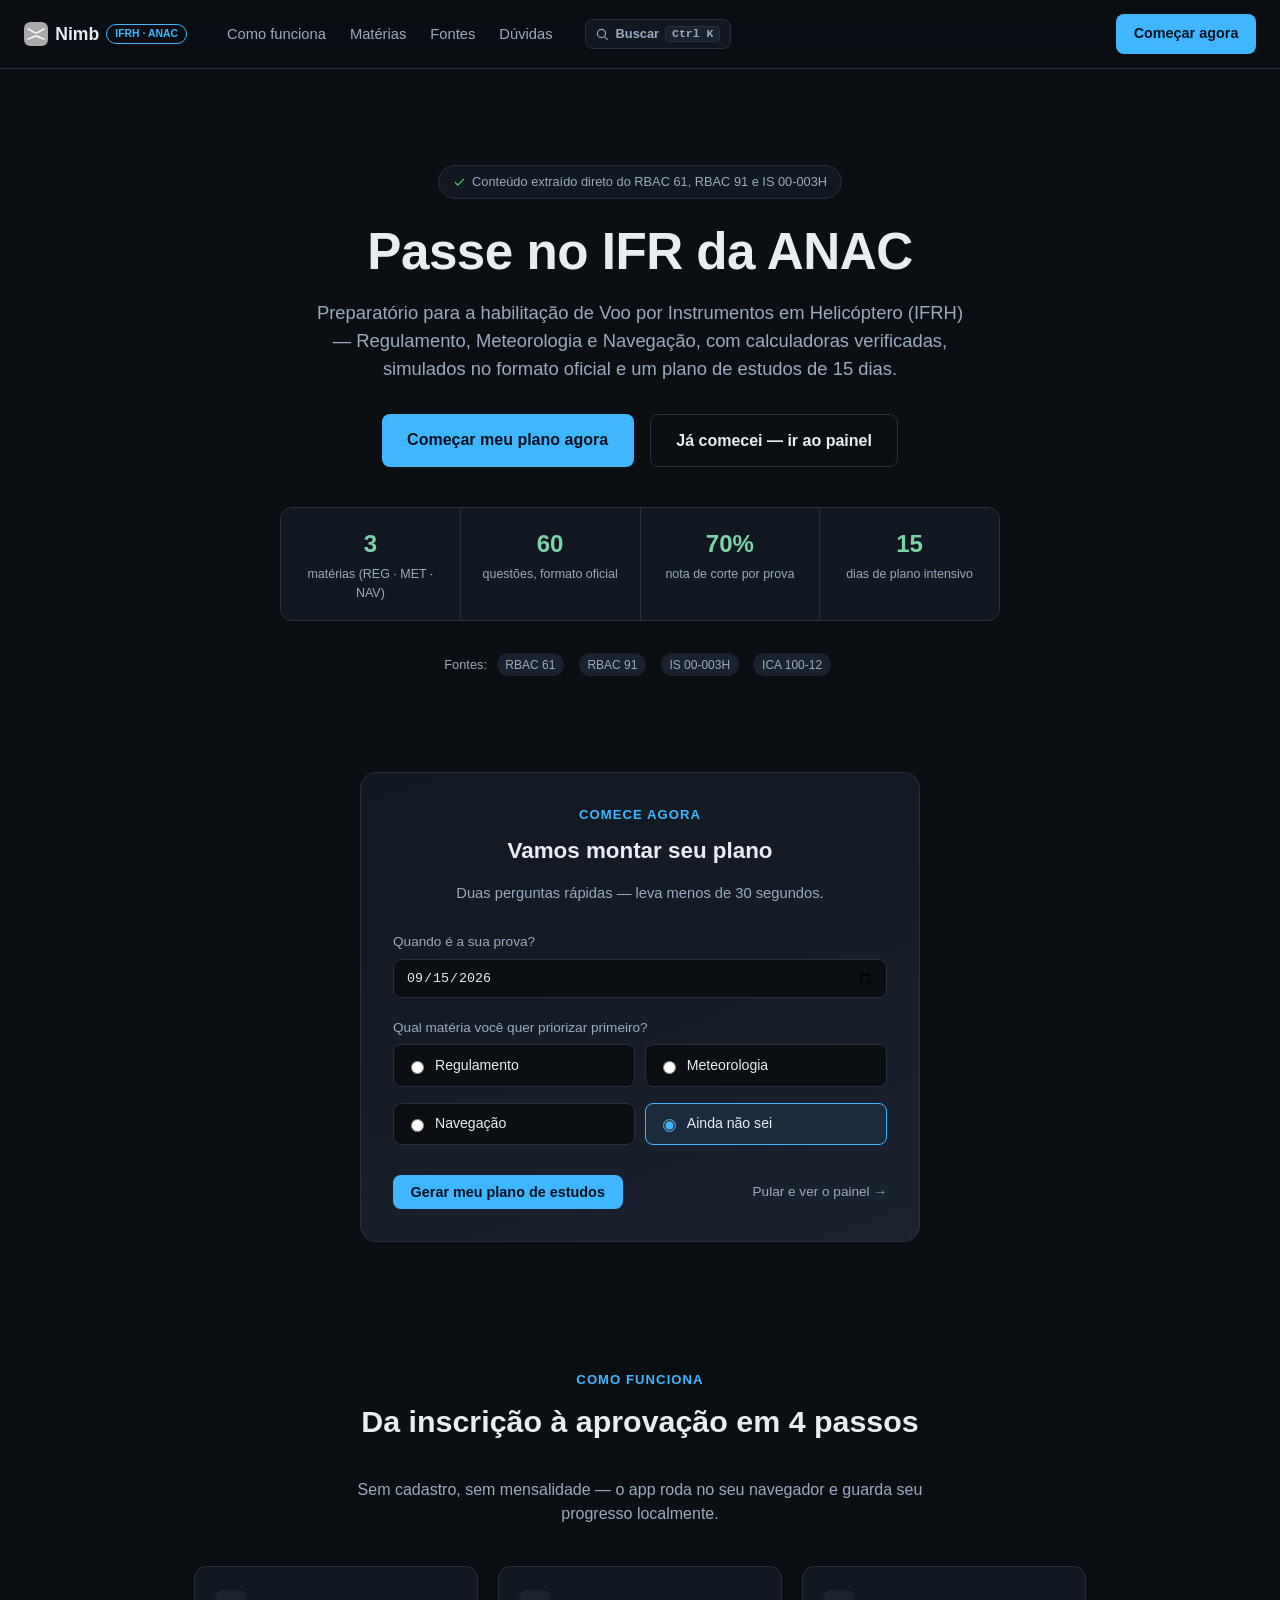
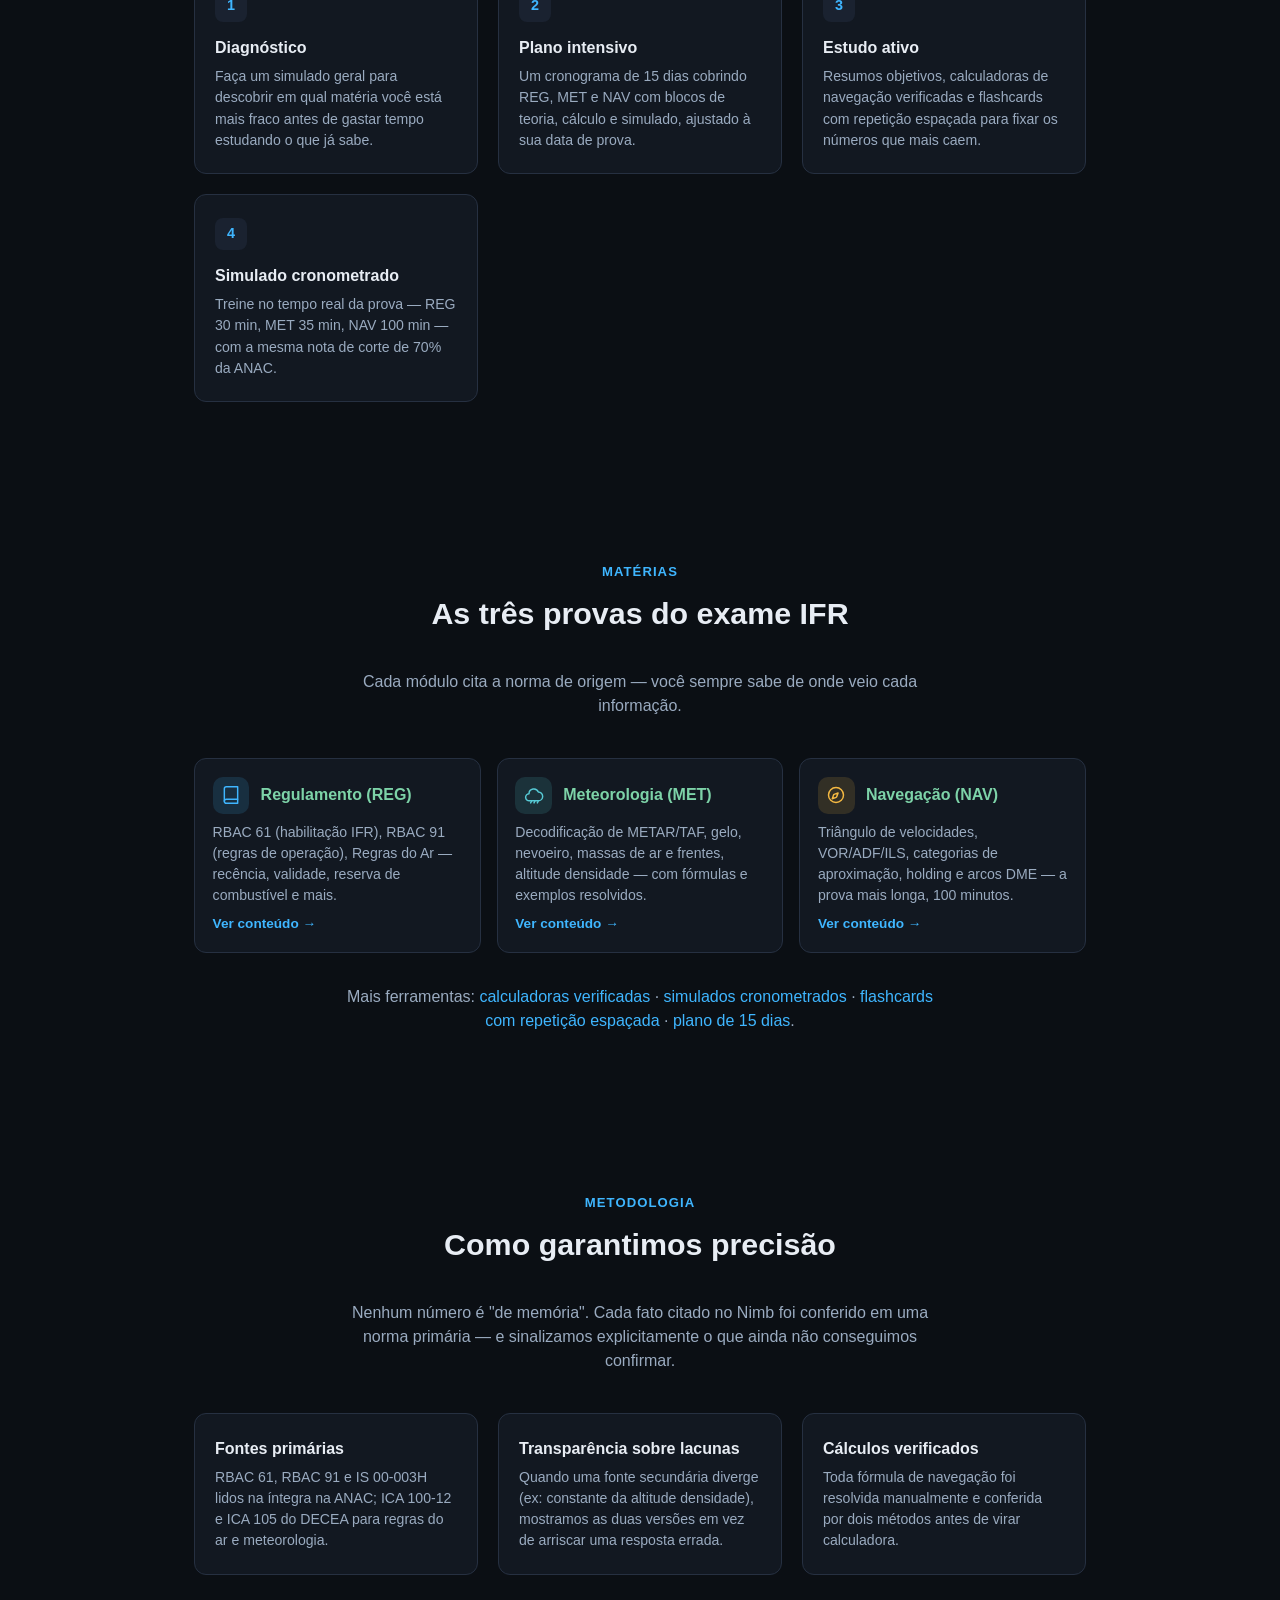
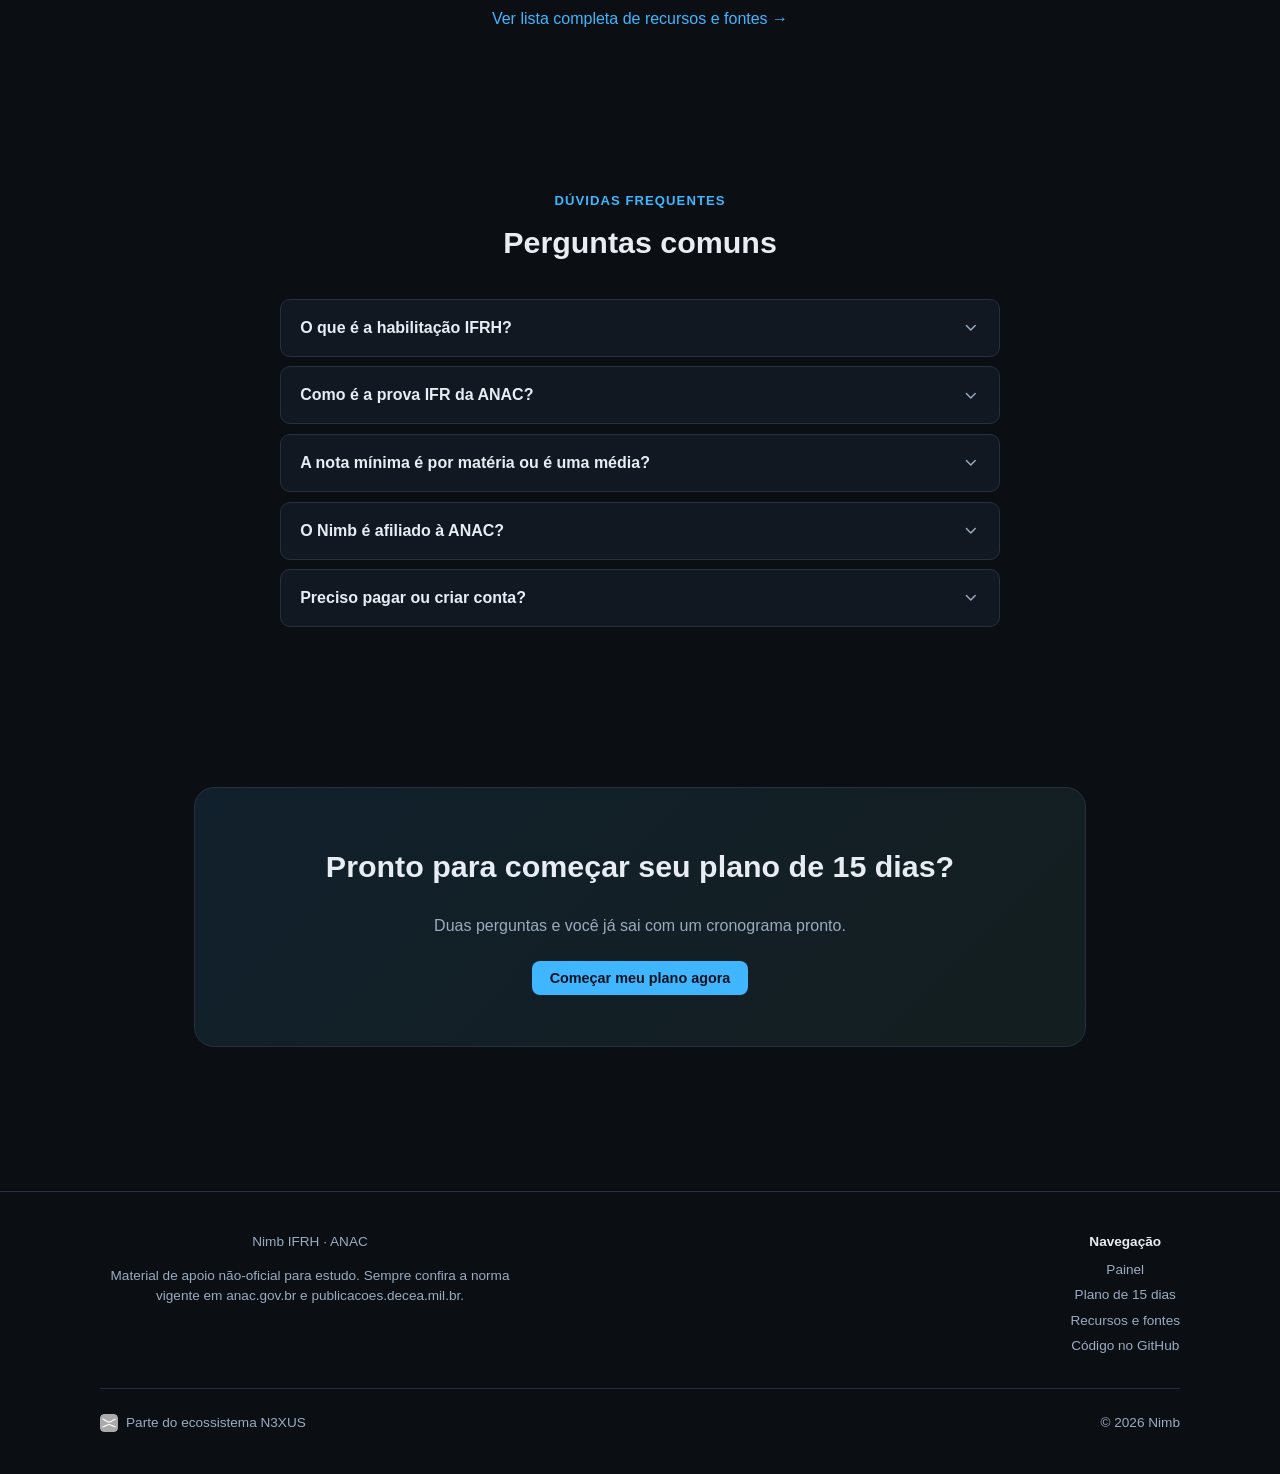
<file: index.html>
<!DOCTYPE html>
<html lang="pt-BR">
<head>
<script>document.documentElement.classList.add('js');</script>
<meta charset="UTF-8" />
<meta name="viewport" content="width=device-width, initial-scale=1.0" />
<title>Nimb — Passe no IFR da ANAC (Habilitação IFRH)</title>
<meta name="description" content="Prepare-se para o exame teórico IFR da ANAC (habilitação de voo por instrumentos em helicóptero) com conteúdo extraído direto do RBAC 61, RBAC 91 e IS 00-003H, calculadoras verificadas, simulados no formato oficial e um plano de estudos de 15 dias." />
<meta name="theme-color" content="#0b0f14" />
<link rel="canonical" href="https://nimb.n3xus.dev/" />

<meta property="og:type" content="website" />
<meta property="og:title" content="Nimb — Passe no IFR da ANAC" />
<meta property="og:description" content="Regulamento, Meteorologia e Navegação extraídos direto das normas oficiais da ANAC/DECEA. Calculadoras verificadas, simulados no formato da prova e plano de 15 dias." />
<meta property="og:url" content="https://nimb.n3xus.dev/" />
<meta property="og:locale" content="pt_BR" />
<meta property="og:image" content="https://nimb.n3xus.dev/img/og-image.png" />
<meta property="og:image:width" content="1200" />
<meta property="og:image:height" content="630" />
<meta property="og:image:alt" content="Nimb — Passe no IFR da ANAC" />
<meta name="twitter:card" content="summary_large_image" />
<meta name="twitter:title" content="Nimb — Passe no IFR da ANAC" />
<meta name="twitter:description" content="Preparatório para a habilitação IFRH baseado nas normas oficiais da ANAC/DECEA." />
<meta name="twitter:image" content="https://nimb.n3xus.dev/img/og-image.png" />

<link rel="icon" type="image/png" href="img/nexus-mark.png" />
<link rel="manifest" href="manifest.json" />
<meta name="theme-color" content="#0b0f14" />
<link rel="stylesheet" href="css/style.css?v=17" />
<script type="application/ld+json">
{
  "@context": "https://schema.org",
  "@type": "FAQPage",
  "mainEntity": [
    {
      "@type": "Question",
      "name": "O que é a habilitação IFRH?",
      "acceptedAnswer": { "@type": "Answer", "text": "IFRH é a habilitação de Voo por Instrumentos em Helicóptero da ANAC. Para obtê-la é preciso concluir um curso teórico aprovado, ser aprovado no exame teórico IFR e no exame prático de proficiência." }
    },
    {
      "@type": "Question",
      "name": "Como é estruturado o exame teórico IFR da ANAC?",
      "acceptedAnswer": { "@type": "Answer", "text": "O exame IFR tem 3 provas: REG (Regulamentos, 20 questões, 30 min), MET (Meteorologia, 20 questões, 35 min) e NAV (Navegação, 20 questões, 100 min). A nota mínima é 70% em cada prova, não é média entre elas." }
    },
    {
      "@type": "Question",
      "name": "O Nimb é afiliado à ANAC?",
      "acceptedAnswer": { "@type": "Answer", "text": "Não. O Nimb é um material de apoio independente e não-oficial. Todo o conteúdo é baseado em normas públicas (RBAC 61, RBAC 91, IS 00-003H, ICA 100-12) e deve ser confirmado na fonte oficial antes da prova." }
    },
    {
      "@type": "Question",
      "name": "Preciso pagar para usar o Nimb?",
      "acceptedAnswer": { "@type": "Answer", "text": "Não. O Nimb roda inteiramente no seu navegador, sem cadastro, sem cobrança e sem servidor guardando seus dados — seu progresso fica salvo localmente no seu dispositivo." }
    }
  ]
}
</script>
</head>
<body>
<a href="#conteudo" class="skip-link">Pular para o conteúdo</a>

<header class="landing-nav">
  <div class="brand">
    <img src="img/nexus-mark.png" alt="" width="24" height="24" style="border-radius:6px;" />
    Nimb <span class="tag">IFRH · ANAC</span>
  </div>
  <nav class="links" aria-label="Navegação principal">
    <a href="#como-funciona">Como funciona</a>
    <a href="#materias">Matérias</a>
    <a href="#metodologia">Fontes</a>
    <a href="#faq">Dúvidas</a>
  </nav>
  <button class="cmdk-trigger" onclick="openPalette()" type="button">
    <svg class="icon" viewBox="0 0 24 24" fill="none" stroke="currentColor" stroke-width="2" stroke-linecap="round" stroke-linejoin="round" aria-hidden="true"><circle cx="11" cy="11" r="7"/><path d="m21 21-4.3-4.3"/></svg>
    Buscar <kbd>Ctrl K</kbd>
  </button>
  <a class="btn nav-cta" href="#onboarding">Começar agora</a>
</header>

<main id="conteudo">
  <div class="landing-main">
    <section class="landing-hero">
      <span class="hero-badge reveal">
        <svg class="icon" viewBox="0 0 24 24" fill="none" stroke="currentColor" stroke-width="2" stroke-linecap="round" stroke-linejoin="round" aria-hidden="true"><path d="M20 6 9 17l-5-5"/></svg>
        Conteúdo extraído direto do RBAC 61, RBAC 91 e IS 00-003H
      </span>
      <h1 class="reveal">Passe no IFR da ANAC</h1>
      <p class="lead reveal">Preparatório para a habilitação de Voo por Instrumentos em Helicóptero (IFRH) — Regulamento, Meteorologia e Navegação, com calculadoras verificadas, simulados no formato oficial e um plano de estudos de 15 dias.</p>
      <div class="hero-ctas reveal">
        <a class="btn btn-lg" href="#onboarding">Começar meu plano agora</a>
        <a class="btn-ghost" href="painel.html">Já comecei — ir ao painel</a>
      </div>
      <div class="stat-strip reveal">
        <div class="stat"><div class="num">3</div><div class="lbl">matérias (REG · MET · NAV)</div></div>
        <div class="stat"><div class="num">60</div><div class="lbl">questões, formato oficial</div></div>
        <div class="stat"><div class="num">70%</div><div class="lbl">nota de corte por prova</div></div>
        <div class="stat"><div class="num">15</div><div class="lbl">dias de plano intensivo</div></div>
      </div>
      <div class="source-strip reveal">
        <span>Fontes:</span>
        <a class="tag-pill" href="https://www.anac.gov.br/assuntos/legislacao/legislacao-1/rbha-e-rbac/rbac/rbac-61" target="_blank" rel="noopener">RBAC 61</a>
        <a class="tag-pill" href="https://www.anac.gov.br/assuntos/legislacao/legislacao-1/rbha-e-rbac/rbac/rbac-91" target="_blank" rel="noopener">RBAC 91</a>
        <a class="tag-pill" href="https://www.anac.gov.br/assuntos/legislacao/legislacao-1/boletim-de-pessoal/2024/bps-v-19-no-53-30-12-2024-a-03-01-2025/is-00-003h/visualizar_ato_normativo" target="_blank" rel="noopener">IS 00-003H</a>
        <a class="tag-pill" href="https://publicacoes.decea.mil.br/publicacao/ica-100-12" target="_blank" rel="noopener">ICA 100-12</a>
      </div>
    </section>

    <section class="landing-section tight" id="onboarding" aria-labelledby="onboard-title">
      <div class="onboard-card reveal">
        <span class="section-kicker">Comece agora</span>
        <h2 id="onboard-title">Vamos montar seu plano</h2>
        <p>Duas perguntas rápidas — leva menos de 30 segundos.</p>
        <form id="onboard-form">
          <div class="onboard-field">
            <label for="onboard-date">Quando é a sua prova?</label>
            <input type="date" id="onboard-date" name="date" style="width:100%; background:var(--bg); color:var(--text); border:1px solid var(--border); border-radius:8px; padding:0.6rem 0.75rem; font-family:var(--mono);" />
          </div>
          <div class="onboard-field">
            <label>Qual matéria você quer priorizar primeiro?</label>
            <div class="priority-options">
              <label><input type="radio" name="priority" value="regulamento" /> Regulamento</label>
              <label><input type="radio" name="priority" value="meteorologia" /> Meteorologia</label>
              <label><input type="radio" name="priority" value="navegacao" /> Navegação</label>
              <label><input type="radio" name="priority" value="none" checked /> Ainda não sei</label>
            </div>
          </div>
          <div class="onboard-actions">
            <button type="submit" class="btn">Gerar meu plano de estudos</button>
            <a href="painel.html" id="onboard-skip" class="onboard-skip">Pular e ver o painel →</a>
          </div>
        </form>
      </div>
    </section>

    <section class="landing-section" id="como-funciona" aria-labelledby="como-funciona-title">
      <span class="section-kicker reveal">Como funciona</span>
      <h2 id="como-funciona-title" class="reveal">Da inscrição à aprovação em 4 passos</h2>
      <p class="section-sub reveal">Sem cadastro, sem mensalidade — o app roda no seu navegador e guarda seu progresso localmente.</p>
      <div class="steps-grid">
        <div class="step-card reveal">
          <div class="step-num">1</div>
          <h3>Diagnóstico</h3>
          <p>Faça um simulado geral para descobrir em qual matéria você está mais fraco antes de gastar tempo estudando o que já sabe.</p>
        </div>
        <div class="step-card reveal">
          <div class="step-num">2</div>
          <h3>Plano intensivo</h3>
          <p>Um cronograma de 15 dias cobrindo REG, MET e NAV com blocos de teoria, cálculo e simulado, ajustado à sua data de prova.</p>
        </div>
        <div class="step-card reveal">
          <div class="step-num">3</div>
          <h3>Estudo ativo</h3>
          <p>Resumos objetivos, calculadoras de navegação verificadas e flashcards com repetição espaçada para fixar os números que mais caem.</p>
        </div>
        <div class="step-card reveal">
          <div class="step-num">4</div>
          <h3>Simulado cronometrado</h3>
          <p>Treine no tempo real da prova — REG 30 min, MET 35 min, NAV 100 min — com a mesma nota de corte de 70% da ANAC.</p>
        </div>
      </div>
    </section>

    <section class="landing-section" id="materias" aria-labelledby="materias-title">
      <span class="section-kicker reveal">Matérias</span>
      <h2 id="materias-title" class="reveal">As três provas do exame IFR</h2>
      <p class="section-sub reveal">Cada módulo cita a norma de origem — você sempre sabe de onde veio cada informação.</p>
      <div class="grid">
        <div class="card reveal">
          <div class="card-head">
            <span class="icon-badge c-blue">
              <svg class="icon" viewBox="0 0 24 24" fill="none" stroke="currentColor" stroke-width="1.75" stroke-linecap="round" stroke-linejoin="round" aria-hidden="true">
                <path d="M4 19.5A2.5 2.5 0 0 1 6.5 17H20"/>
                <path d="M4 4.5A2.5 2.5 0 0 1 6.5 2H20v20H6.5A2.5 2.5 0 0 1 4 19.5V4.5Z"/>
              </svg>
            </span>
            <h3>Regulamento (REG)</h3>
          </div>
          <p>RBAC 61 (habilitação IFR), RBAC 91 (regras de operação), Regras do Ar — recência, validade, reserva de combustível e mais.</p>
          <a class="cta" href="regulamento.html">Ver conteúdo →</a>
        </div>
        <div class="card reveal">
          <div class="card-head">
            <span class="icon-badge c-teal">
              <svg class="icon" viewBox="0 0 24 24" fill="none" stroke="currentColor" stroke-width="1.75" stroke-linecap="round" stroke-linejoin="round" aria-hidden="true">
                <path d="M6.5 19a4.3 4.3 0 0 1-.5-8.6 5.8 5.8 0 0 1 11.2-2A4.3 4.3 0 0 1 17 19H6.5Z"/>
                <path d="M8 21.5 9 19.5"/><path d="M12 21.5 13 19.5"/><path d="M16 21.5 17 19.5"/>
              </svg>
            </span>
            <h3>Meteorologia (MET)</h3>
          </div>
          <p>Decodificação de METAR/TAF, gelo, nevoeiro, massas de ar e frentes, altitude densidade — com fórmulas e exemplos resolvidos.</p>
          <a class="cta" href="meteorologia.html">Ver conteúdo →</a>
        </div>
        <div class="card reveal">
          <div class="card-head">
            <span class="icon-badge c-amber">
              <svg class="icon" viewBox="0 0 24 24" fill="none" stroke="currentColor" stroke-width="1.75" stroke-linecap="round" stroke-linejoin="round" aria-hidden="true">
                <circle cx="12" cy="12" r="9"/>
                <path d="m14.5 9.5-1.7 4.7a1 1 0 0 1-.6.6l-4.7 1.7 1.7-4.7a1 1 0 0 1 .6-.6z"/>
              </svg>
            </span>
            <h3>Navegação (NAV)</h3>
          </div>
          <p>Triângulo de velocidades, VOR/ADF/ILS, categorias de aproximação, holding e arcos DME — a prova mais longa, 100 minutos.</p>
          <a class="cta" href="navegacao.html">Ver conteúdo →</a>
        </div>
      </div>
      <p class="section-sub reveal" style="margin-top:2rem; margin-bottom:0;">Mais ferramentas: <a href="calculadoras.html">calculadoras verificadas</a> · <a href="quiz.html">simulados cronometrados</a> · <a href="flashcards.html">flashcards com repetição espaçada</a> · <a href="plano.html">plano de 15 dias</a>.</p>
    </section>

    <section class="landing-section" id="metodologia" aria-labelledby="metodologia-title">
      <span class="section-kicker reveal">Metodologia</span>
      <h2 id="metodologia-title" class="reveal">Como garantimos precisão</h2>
      <p class="section-sub reveal">Nenhum número é "de memória". Cada fato citado no Nimb foi conferido em uma norma primária — e sinalizamos explicitamente o que ainda não conseguimos confirmar.</p>
      <div class="steps-grid">
        <div class="step-card reveal">
          <h3>Fontes primárias</h3>
          <p>RBAC 61, RBAC 91 e IS 00-003H lidos na íntegra na ANAC; ICA 100-12 e ICA 105 do DECEA para regras do ar e meteorologia.</p>
        </div>
        <div class="step-card reveal">
          <h3>Transparência sobre lacunas</h3>
          <p>Quando uma fonte secundária diverge (ex: constante da altitude densidade), mostramos as duas versões em vez de arriscar uma resposta errada.</p>
        </div>
        <div class="step-card reveal">
          <h3>Cálculos verificados</h3>
          <p>Toda fórmula de navegação foi resolvida manualmente e conferida por dois métodos antes de virar calculadora.</p>
        </div>
      </div>
      <p class="section-sub reveal" style="margin-top:2rem; margin-bottom:0;"><a href="recursos.html">Ver lista completa de recursos e fontes →</a></p>
    </section>

    <section class="landing-section" id="faq" aria-labelledby="faq-title">
      <span class="section-kicker reveal">Dúvidas frequentes</span>
      <h2 id="faq-title" class="reveal">Perguntas comuns</h2>
      <div class="faq-list reveal">
        <details class="faq-item">
          <summary>O que é a habilitação IFRH? <svg class="icon chevron" viewBox="0 0 24 24" fill="none" stroke="currentColor" stroke-width="2" stroke-linecap="round" stroke-linejoin="round" aria-hidden="true"><path d="m6 9 6 6 6-6"/></svg></summary>
          <div class="faq-body">É a habilitação de Voo por Instrumentos em Helicóptero da ANAC (RBAC 61, Subparte L). Exige curso teórico aprovado, aprovação no exame teórico IFR e no exame prático de proficiência.</div>
        </details>
        <details class="faq-item">
          <summary>Como é a prova IFR da ANAC? <svg class="icon chevron" viewBox="0 0 24 24" fill="none" stroke="currentColor" stroke-width="2" stroke-linecap="round" stroke-linejoin="round" aria-hidden="true"><path d="m6 9 6 6 6-6"/></svg></summary>
          <div class="faq-body">3 provas: REG (20 questões/30min), MET (20/35min) e NAV (20/100min) — total de 60 questões em 165 minutos.</div>
        </details>
        <details class="faq-item">
          <summary>A nota mínima é por matéria ou é uma média? <svg class="icon chevron" viewBox="0 0 24 24" fill="none" stroke="currentColor" stroke-width="2" stroke-linecap="round" stroke-linejoin="round" aria-hidden="true"><path d="m6 9 6 6 6-6"/></svg></summary>
          <div class="faq-body">É por prova: você precisa de 70% de acerto em CADA uma das três provas (REG, MET e NAV), não uma média geral entre elas.</div>
        </details>
        <details class="faq-item">
          <summary>O Nimb é afiliado à ANAC? <svg class="icon chevron" viewBox="0 0 24 24" fill="none" stroke="currentColor" stroke-width="2" stroke-linecap="round" stroke-linejoin="round" aria-hidden="true"><path d="m6 9 6 6 6-6"/></svg></summary>
          <div class="faq-body">Não. É material de apoio independente e não-oficial. Sempre confira a norma vigente em anac.gov.br e publicacoes.decea.mil.br antes da prova.</div>
        </details>
        <details class="faq-item">
          <summary>Preciso pagar ou criar conta? <svg class="icon chevron" viewBox="0 0 24 24" fill="none" stroke="currentColor" stroke-width="2" stroke-linecap="round" stroke-linejoin="round" aria-hidden="true"><path d="m6 9 6 6 6-6"/></svg></summary>
          <div class="faq-body">Não. O Nimb roda inteiramente no seu navegador — sem cadastro, sem cobrança. Seu progresso é salvo localmente no seu dispositivo (localStorage).</div>
        </details>
      </div>
    </section>

    <section class="landing-section">
      <div class="final-cta reveal">
        <h2>Pronto para começar seu plano de 15 dias?</h2>
        <p>Duas perguntas e você já sai com um cronograma pronto.</p>
        <a class="btn btn-lg" href="#onboarding">Começar meu plano agora</a>
      </div>
    </section>
  </div>
</main>

<footer class="landing-footer">
  <div class="foot-inner">
    <div>
      <div class="brand" style="margin-bottom:0.5rem;">Nimb <span class="tag">IFRH · ANAC</span></div>
      <p style="max-width:420px;">Material de apoio não-oficial para estudo. Sempre confira a norma vigente em <a href="https://www.anac.gov.br" target="_blank" rel="noopener">anac.gov.br</a> e <a href="https://publicacoes.decea.mil.br" target="_blank" rel="noopener">publicacoes.decea.mil.br</a>.</p>
    </div>
    <div>
      <div style="color:var(--text); font-weight:600; margin-bottom:0.5rem;">Navegação</div>
      <div style="display:flex; flex-direction:column; gap:0.3rem;">
        <a href="painel.html">Painel</a>
        <a href="plano.html">Plano de 15 dias</a>
        <a href="recursos.html">Recursos e fontes</a>
        <a href="https://github.com/N3xusD3v/Nimb" target="_blank" rel="noopener">Código no GitHub</a>
      </div>
    </div>
  </div>
  <div class="foot-inner" style="margin-top:2rem; padding-top:1.5rem; border-top:1px solid var(--border);">
    <span style="display:inline-flex; align-items:center; gap:0.5rem;">
      <img src="img/nexus-mark.png" alt="" width="18" height="18" style="border-radius:4px;" />
      Parte do ecossistema N3XUS
    </span>
    <span>© 2026 Nimb</span>
  </div>
</footer>

<script src="js/app.js?v=17"></script>
<script src="js/palette.js?v=17"></script>
<script src="js/onboarding.js?v=17"></script>
</body>
</html>
</file>
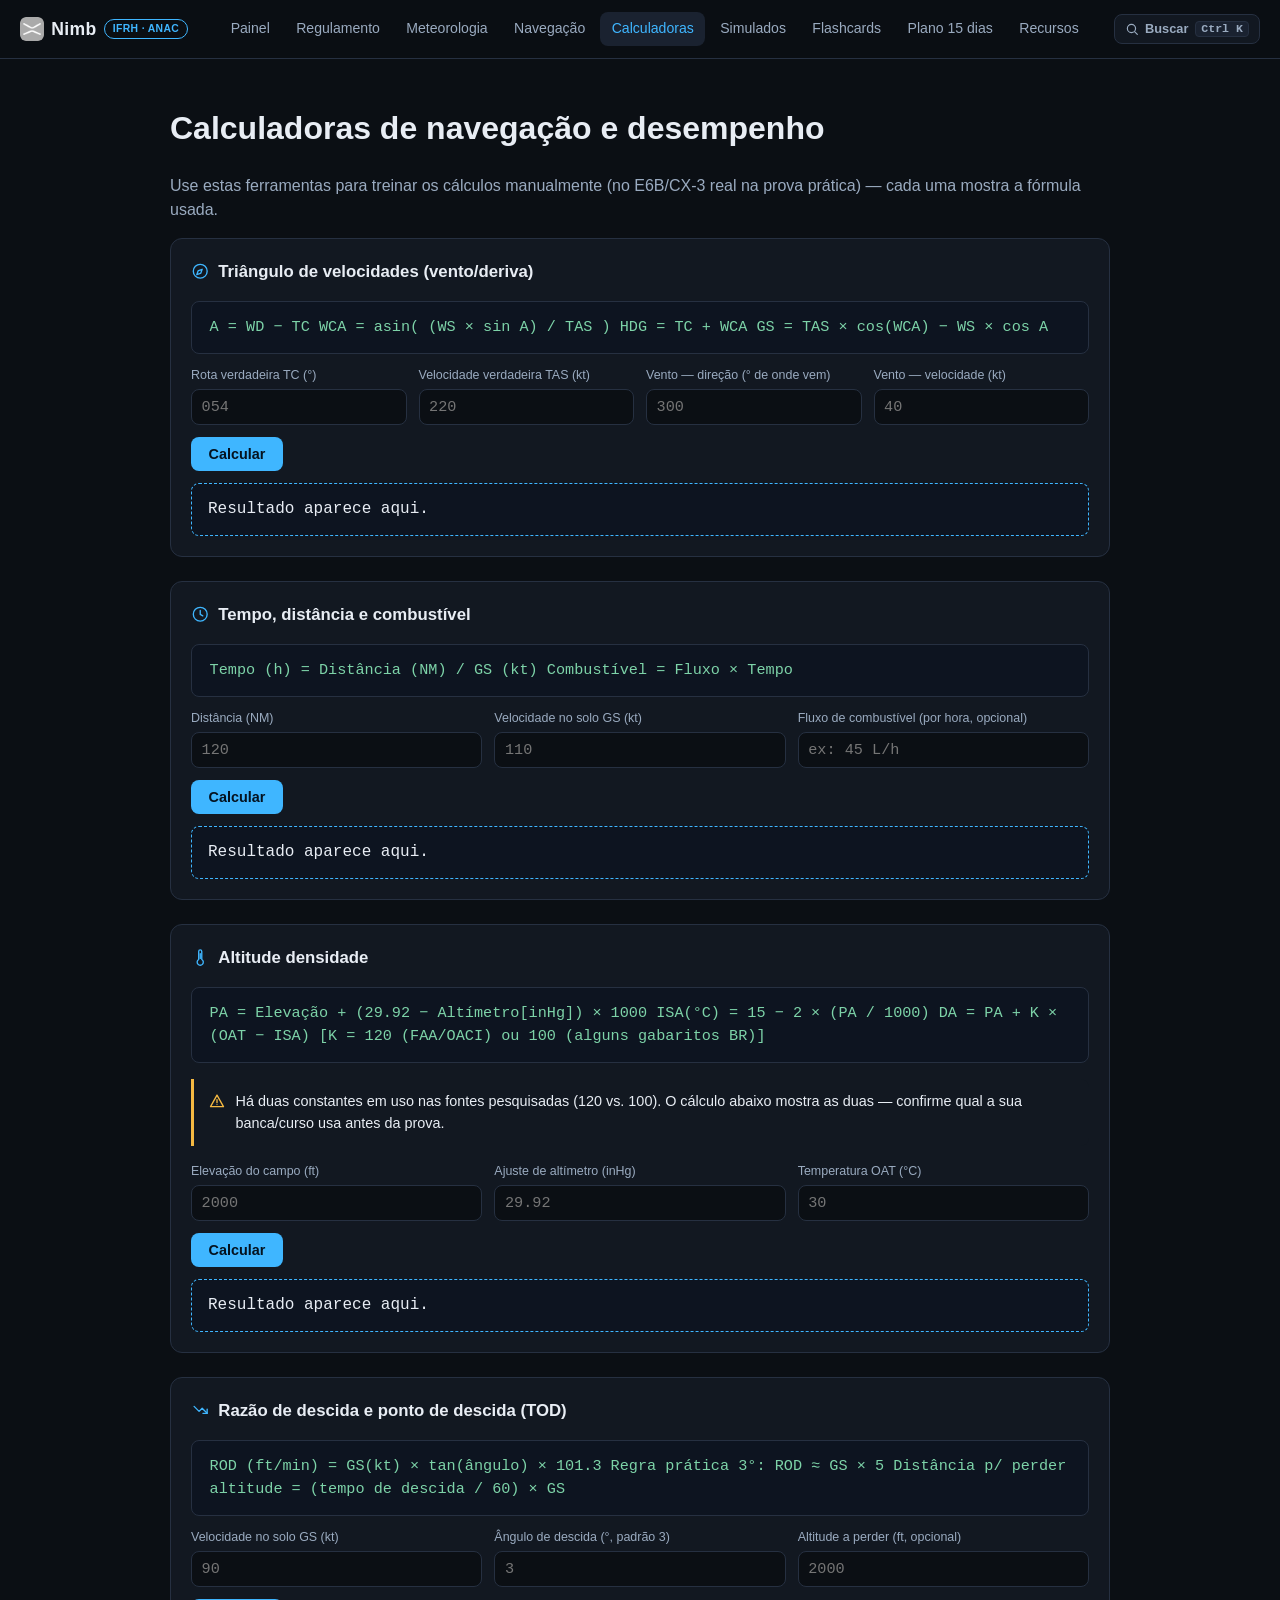
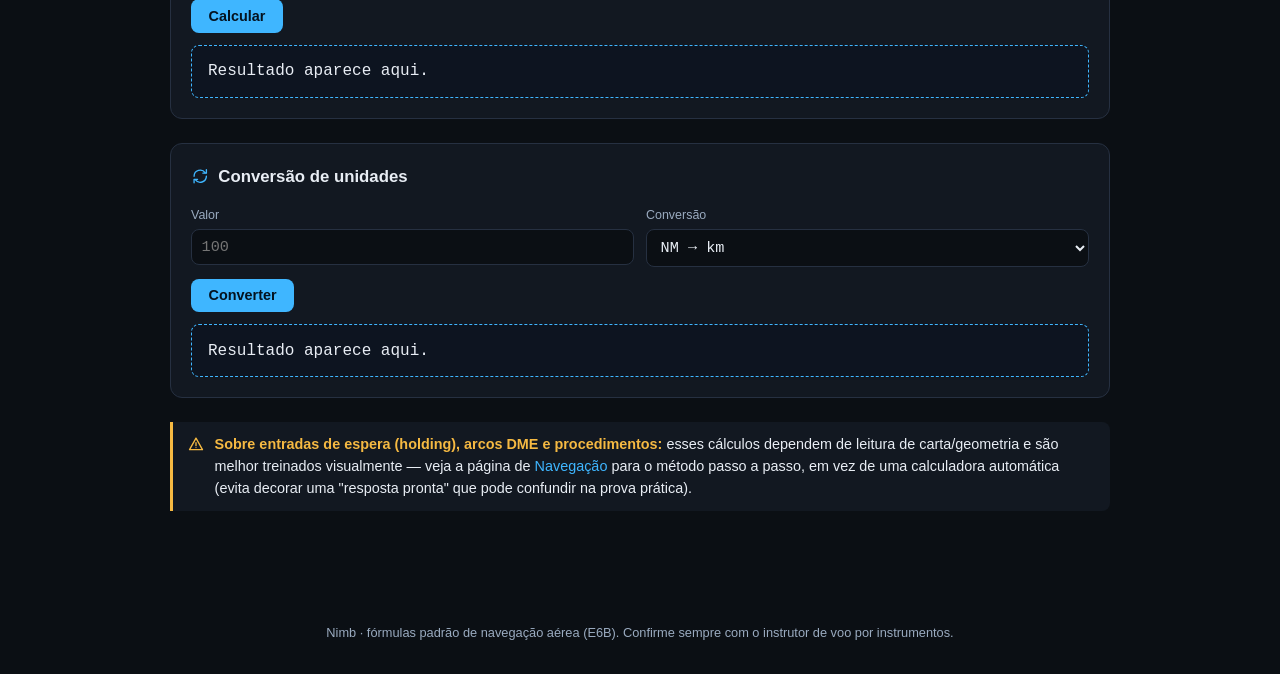
<file: calculadoras.html>
<!DOCTYPE html>
<html lang="pt-BR">
<head>
<meta charset="UTF-8" />
<meta name="viewport" content="width=device-width, initial-scale=1.0" />
<title>Calculadoras — Nimb IFRH</title>
<link rel="icon" type="image/png" href="img/nexus-mark.png" />
<link rel="manifest" href="manifest.json" />
<meta name="theme-color" content="#0b0f14" />
<link rel="stylesheet" href="css/style.css?v=17" />
</head>
<body>
<a href="#conteudo" class="skip-link">Pular para o conteúdo</a>
<header class="topbar">
  <div class="brand">
    <img src="img/nexus-mark.png" alt="" width="24" height="24" style="border-radius:6px;" />
    Nimb <span class="tag">IFRH · ANAC</span>
  </div>
  <nav class="mainnav">
    <a href="painel.html">Painel</a>
    <a href="regulamento.html">Regulamento</a>
    <a href="meteorologia.html">Meteorologia</a>
    <a href="navegacao.html">Navegação</a>
    <a href="calculadoras.html" class="active">Calculadoras</a>
    <a href="quiz.html">Simulados</a>
    <a href="flashcards.html">Flashcards</a>
    <a href="plano.html">Plano 15 dias</a>
    <a href="recursos.html">Recursos</a>
  </nav>
    <button class="cmdk-trigger" onclick="openPalette()" type="button">
      <svg class="icon" viewBox="0 0 24 24" fill="none" stroke="currentColor" stroke-width="2" stroke-linecap="round" stroke-linejoin="round" aria-hidden="true"><circle cx="11" cy="11" r="7"/><path d="m21 21-4.3-4.3"/></svg>
      Buscar <kbd>Ctrl K</kbd>
    </button>
</header>
<main id="conteudo">
  <h1>Calculadoras de navegação e desempenho</h1>
  <p style="color:var(--text-dim)">Use estas ferramentas para treinar os cálculos manualmente (no E6B/CX-3 real na prova prática) — cada uma mostra a fórmula usada.</p>

  <div class="calc-box" id="calc-vento">
    <h3><svg class="icon icon-inline" viewBox="0 0 24 24" fill="none" stroke="currentColor" stroke-width="1.75" stroke-linecap="round" stroke-linejoin="round" aria-hidden="true"><circle cx="12" cy="12" r="9"/><path d="m14.5 9.5-1.7 4.7a1 1 0 0 1-.6.6l-4.7 1.7 1.7-4.7a1 1 0 0 1 .6-.6z"/></svg>Triângulo de velocidades (vento/deriva)</h3>
    <div class="formula">A = WD − TC
WCA = asin( (WS × sin A) / TAS )
HDG = TC + WCA
GS = TAS × cos(WCA) − WS × cos A</div>
    <div class="field-row">
      <div class="field"><label for="w-tc">Rota verdadeira TC (°)</label><input id="w-tc" type="number" placeholder="054" /></div>
      <div class="field"><label for="w-tas">Velocidade verdadeira TAS (kt)</label><input id="w-tas" type="number" placeholder="220" /></div>
      <div class="field"><label for="w-wd">Vento — direção (° de onde vem)</label><input id="w-wd" type="number" placeholder="300" /></div>
      <div class="field"><label for="w-ws">Vento — velocidade (kt)</label><input id="w-ws" type="number" placeholder="40" /></div>
    </div>
    <button onclick="calcWind()">Calcular</button>
    <div class="result-box" id="w-result">Resultado aparece aqui.</div>
  </div>

  <div class="calc-box" id="calc-tempo">
    <h3><svg class="icon icon-inline" viewBox="0 0 24 24" fill="none" stroke="currentColor" stroke-width="1.75" stroke-linecap="round" stroke-linejoin="round" aria-hidden="true"><circle cx="12" cy="12" r="9"/><path d="M12 7v5.2l3.3 1.9"/></svg>Tempo, distância e combustível</h3>
    <div class="formula">Tempo (h) = Distância (NM) / GS (kt)
Combustível = Fluxo × Tempo</div>
    <div class="field-row">
      <div class="field"><label for="t-dist">Distância (NM)</label><input id="t-dist" type="number" placeholder="120" /></div>
      <div class="field"><label for="t-gs">Velocidade no solo GS (kt)</label><input id="t-gs" type="number" placeholder="110" /></div>
      <div class="field"><label for="t-flow">Fluxo de combustível (por hora, opcional)</label><input id="t-flow" type="number" placeholder="ex: 45 L/h" /></div>
    </div>
    <button onclick="calcTsd()">Calcular</button>
    <div class="result-box" id="t-result">Resultado aparece aqui.</div>
  </div>

  <div class="calc-box" id="calc-densidade">
    <h3><svg class="icon icon-inline" viewBox="0 0 24 24" fill="none" stroke="currentColor" stroke-width="1.75" stroke-linecap="round" stroke-linejoin="round" aria-hidden="true"><path d="M14 14.9V4.5a2 2 0 0 0-4 0v10.4a4 4 0 1 0 4 0Z"/><line x1="12" y1="7.5" x2="12" y2="13.5"/></svg>Altitude densidade</h3>
    <div class="formula">PA = Elevação + (29.92 − Altímetro[inHg]) × 1000
ISA(°C) = 15 − 2 × (PA / 1000)
DA = PA + K × (OAT − ISA)   [K = 120 (FAA/OACI) ou 100 (alguns gabaritos BR)]</div>
    <div class="note warn">Há duas constantes em uso nas fontes pesquisadas (120 vs. 100). O cálculo abaixo mostra as duas — confirme qual a sua banca/curso usa antes da prova.</div>
    <div class="field-row">
      <div class="field"><label for="d-elev">Elevação do campo (ft)</label><input id="d-elev" type="number" placeholder="2000" /></div>
      <div class="field"><label for="d-qnh">Ajuste de altímetro (inHg)</label><input id="d-qnh" type="number" step="0.01" placeholder="29.92" /></div>
      <div class="field"><label for="d-oat">Temperatura OAT (°C)</label><input id="d-oat" type="number" placeholder="30" /></div>
    </div>
    <button onclick="calcDensityAlt()">Calcular</button>
    <div class="result-box" id="d-result">Resultado aparece aqui.</div>
  </div>

  <div class="calc-box" id="calc-descida">
    <h3><svg class="icon icon-inline" viewBox="0 0 24 24" fill="none" stroke="currentColor" stroke-width="1.75" stroke-linecap="round" stroke-linejoin="round" aria-hidden="true"><path d="M4 7 10.5 13.5 14.5 9.5 21 16"/><path d="M21 10.5V16h-5.5"/></svg>Razão de descida e ponto de descida (TOD)</h3>
    <div class="formula">ROD (ft/min) = GS(kt) × tan(ângulo) × 101.3
Regra prática 3°: ROD ≈ GS × 5
Distância p/ perder altitude = (tempo de descida / 60) × GS</div>
    <div class="field-row">
      <div class="field"><label for="r-gs">Velocidade no solo GS (kt)</label><input id="r-gs" type="number" placeholder="90" /></div>
      <div class="field"><label for="r-angle">Ângulo de descida (°, padrão 3)</label><input id="r-angle" type="number" placeholder="3" /></div>
      <div class="field"><label for="r-alt">Altitude a perder (ft, opcional)</label><input id="r-alt" type="number" placeholder="2000" /></div>
    </div>
    <button onclick="calcDescent()">Calcular</button>
    <div class="result-box" id="r-result">Resultado aparece aqui.</div>
  </div>

  <div class="calc-box" id="calc-conversao">
    <h3><svg class="icon icon-inline" viewBox="0 0 24 24" fill="none" stroke="currentColor" stroke-width="1.75" stroke-linecap="round" stroke-linejoin="round" aria-hidden="true"><path d="M4 12a8 8 0 0 1 14.5-4.5"/><path d="M20 3.5v4.5h-4.5"/><path d="M20 12a8 8 0 0 1-14.5 4.5"/><path d="M4 20.5V16h4.5"/></svg>Conversão de unidades</h3>
    <div class="field-row">
      <div class="field"><label for="c-val">Valor</label><input id="c-val" type="number" placeholder="100" /></div>
      <div class="field">
        <label for="c-type">Conversão</label>
        <select id="c-type">
          <option value="nm-km">NM → km</option>
          <option value="km-nm">km → NM</option>
          <option value="kt-kmh">kt → km/h</option>
          <option value="kmh-kt">km/h → kt</option>
          <option value="ft-m">ft → m</option>
          <option value="m-ft">m → ft</option>
          <option value="inhg-hpa">inHg → hPa</option>
          <option value="hpa-inhg">hPa → inHg</option>
        </select>
      </div>
    </div>
    <button onclick="calcConv()">Converter</button>
    <div class="result-box" id="c-result">Resultado aparece aqui.</div>
  </div>

  <div class="note warn">
    <strong>Sobre entradas de espera (holding), arcos DME e procedimentos:</strong> esses cálculos dependem de leitura de carta/geometria e são melhor treinados visualmente — veja a página de <a href="navegacao.html">Navegação</a> para o método passo a passo, em vez de uma calculadora automática (evita decorar uma "resposta pronta" que pode confundir na prova prática).
  </div>
</main>
<footer>Nimb · fórmulas padrão de navegação aérea (E6B). Confirme sempre com o instrutor de voo por instrumentos.</footer>
<script src="js/app.js?v=17"></script>
<script src="js/palette.js?v=17"></script>
<script src="js/calc.js?v=17"></script>
</body>
</html>
</file>
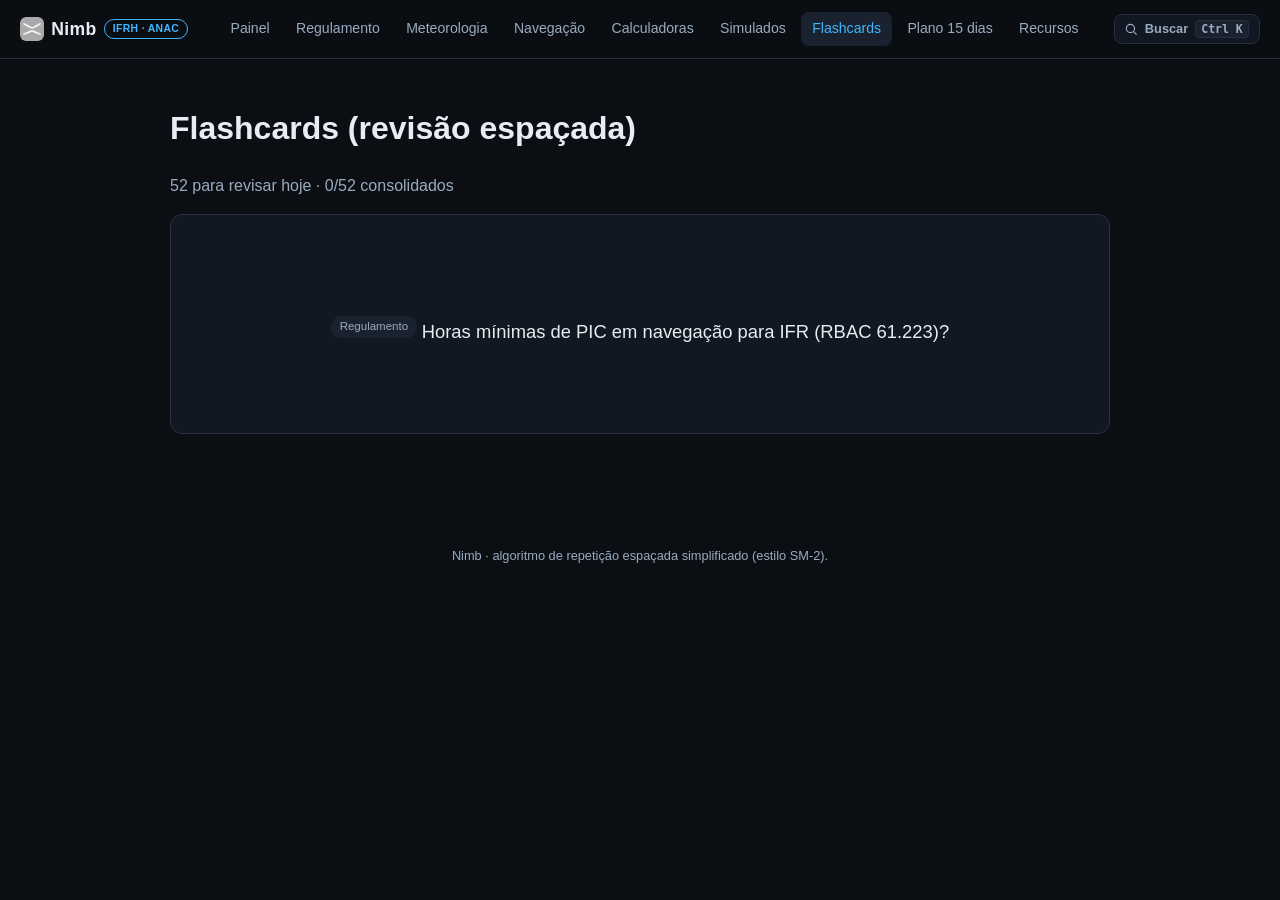
<file: flashcards.html>
<!DOCTYPE html>
<html lang="pt-BR">
<head>
<meta charset="UTF-8" />
<meta name="viewport" content="width=device-width, initial-scale=1.0" />
<title>Flashcards — Nimb IFRH</title>
<link rel="icon" type="image/png" href="img/nexus-mark.png" />
<link rel="manifest" href="manifest.json" />
<meta name="theme-color" content="#0b0f14" />
<link rel="stylesheet" href="css/style.css?v=17" />
</head>
<body>
<a href="#conteudo" class="skip-link">Pular para o conteúdo</a>
<header class="topbar">
  <div class="brand">
    <img src="img/nexus-mark.png" alt="" width="24" height="24" style="border-radius:6px;" />
    Nimb <span class="tag">IFRH · ANAC</span>
  </div>
  <nav class="mainnav">
    <a href="painel.html">Painel</a>
    <a href="regulamento.html">Regulamento</a>
    <a href="meteorologia.html">Meteorologia</a>
    <a href="navegacao.html">Navegação</a>
    <a href="calculadoras.html">Calculadoras</a>
    <a href="quiz.html">Simulados</a>
    <a href="flashcards.html" class="active">Flashcards</a>
    <a href="plano.html">Plano 15 dias</a>
    <a href="recursos.html">Recursos</a>
  </nav>
    <button class="cmdk-trigger" onclick="openPalette()" type="button">
      <svg class="icon" viewBox="0 0 24 24" fill="none" stroke="currentColor" stroke-width="2" stroke-linecap="round" stroke-linejoin="round" aria-hidden="true"><circle cx="11" cy="11" r="7"/><path d="m21 21-4.3-4.3"/></svg>
      Buscar <kbd>Ctrl K</kbd>
    </button>
</header>
<main id="conteudo">
  <h1>Flashcards (revisão espaçada)</h1>
  <p style="color:var(--text-dim)" id="stats-line">Carregando...</p>
  <div class="flash-card" id="flash-card" onclick="flipCard()">Carregando...</div>
  <div class="flash-actions" id="flash-actions" style="display:none">
    <button class="secondary" onclick="grade(0)">
      <svg class="icon" viewBox="0 0 24 24" fill="none" stroke="currentColor" stroke-width="1.75" stroke-linecap="round" stroke-linejoin="round" aria-hidden="true"><circle cx="12" cy="12" r="9"/><path d="m9.5 9.5 5 5"/><path d="m14.5 9.5-5 5"/></svg>
      Errei
    </button>
    <button class="secondary" onclick="grade(1)">
      <svg class="icon" viewBox="0 0 24 24" fill="none" stroke="currentColor" stroke-width="1.75" stroke-linecap="round" stroke-linejoin="round" aria-hidden="true"><circle cx="12" cy="12" r="9"/><path d="M9 15h6"/><circle cx="9" cy="10" r="0.7" fill="currentColor" stroke="none"/><circle cx="15" cy="10" r="0.7" fill="currentColor" stroke="none"/></svg>
      Difícil
    </button>
    <button onclick="grade(2)">
      <svg class="icon" viewBox="0 0 24 24" fill="none" stroke="currentColor" stroke-width="1.75" stroke-linecap="round" stroke-linejoin="round" aria-hidden="true"><circle cx="12" cy="12" r="9"/><path d="m8 12.3 2.5 2.5L16 9.3"/></svg>
      Fácil
    </button>
  </div>
</main>
<footer>Nimb · algoritmo de repetição espaçada simplificado (estilo SM-2).</footer>
<script src="js/app.js?v=17"></script>
<script src="js/palette.js?v=17"></script>
<script src="js/srs.js?v=17"></script>
<script>
let CARDS = [];
let QUEUE = [];
let CURRENT = null;
let FLIPPED = false;

async function loadCards() {
  const res = await fetch("data/flashcards.json");
  const base = await res.json();
  const missed = getMissedCards();
  CARDS = [...missed, ...base];
  // due cards first, with missed-question cards (from wrong quiz answers) prioritized
  QUEUE = dueCards(CARDS).sort((a, b) => (a.tag ? 0 : 1) - (b.tag ? 0 : 1));
  updateStats();
  nextCard();
}

function updateStats() {
  const s = srsStats(CARDS);
  const missedDue = dueCards(getMissedCards()).length;
  document.getElementById("stats-line").textContent =
    `${s.due} para revisar hoje` + (missedDue > 0 ? ` (${missedDue} de erros de simulado)` : "") + ` · ${s.learned}/${s.total} consolidados`;
}

function nextCard() {
  FLIPPED = false;
  document.getElementById("flash-actions").style.display = "none";
  if (QUEUE.length === 0) {
    document.getElementById("flash-card").textContent = "Nenhum card pendente por agora. Volte mais tarde ou revise os módulos.";
    CURRENT = null;
    return;
  }
  CURRENT = QUEUE.shift();
  const tagHtml = CURRENT.tag
    ? `<span class="tag-pill" style="background:rgba(255,107,107,0.15); color:var(--danger);">${CURRENT.tag}</span> `
    : "";
  document.getElementById("flash-card").innerHTML = `<div><span class="tag-pill">${materiaLabelSrs(CURRENT.materia)}</span> ${tagHtml}</div><div style="margin-top:1rem">${CURRENT.frente}</div>`;
}

function materiaLabelSrs(m) {
  return { regulamento: "Regulamento", meteorologia: "Meteorologia", navegacao: "Navegação" }[m] || m;
}

function flipCard() {
  if (!CURRENT || FLIPPED) return;
  FLIPPED = true;
  const tagHtml = CURRENT.tag
    ? `<span class="tag-pill" style="background:rgba(255,107,107,0.15); color:var(--danger);">${CURRENT.tag}</span> `
    : "";
  document.getElementById("flash-card").innerHTML = `<div><span class="tag-pill">${materiaLabelSrs(CURRENT.materia)}</span> ${tagHtml}</div><div style="margin-top:1rem">${CURRENT.verso}</div>`;
  document.getElementById("flash-actions").style.display = "flex";
}

function grade(g) {
  if (!CURRENT) return;
  gradeCard(CURRENT.id, g);
  recordActivity();
  updateStats();
  nextCard();
}

loadCards();
</script>
</body>
</html>
</file>
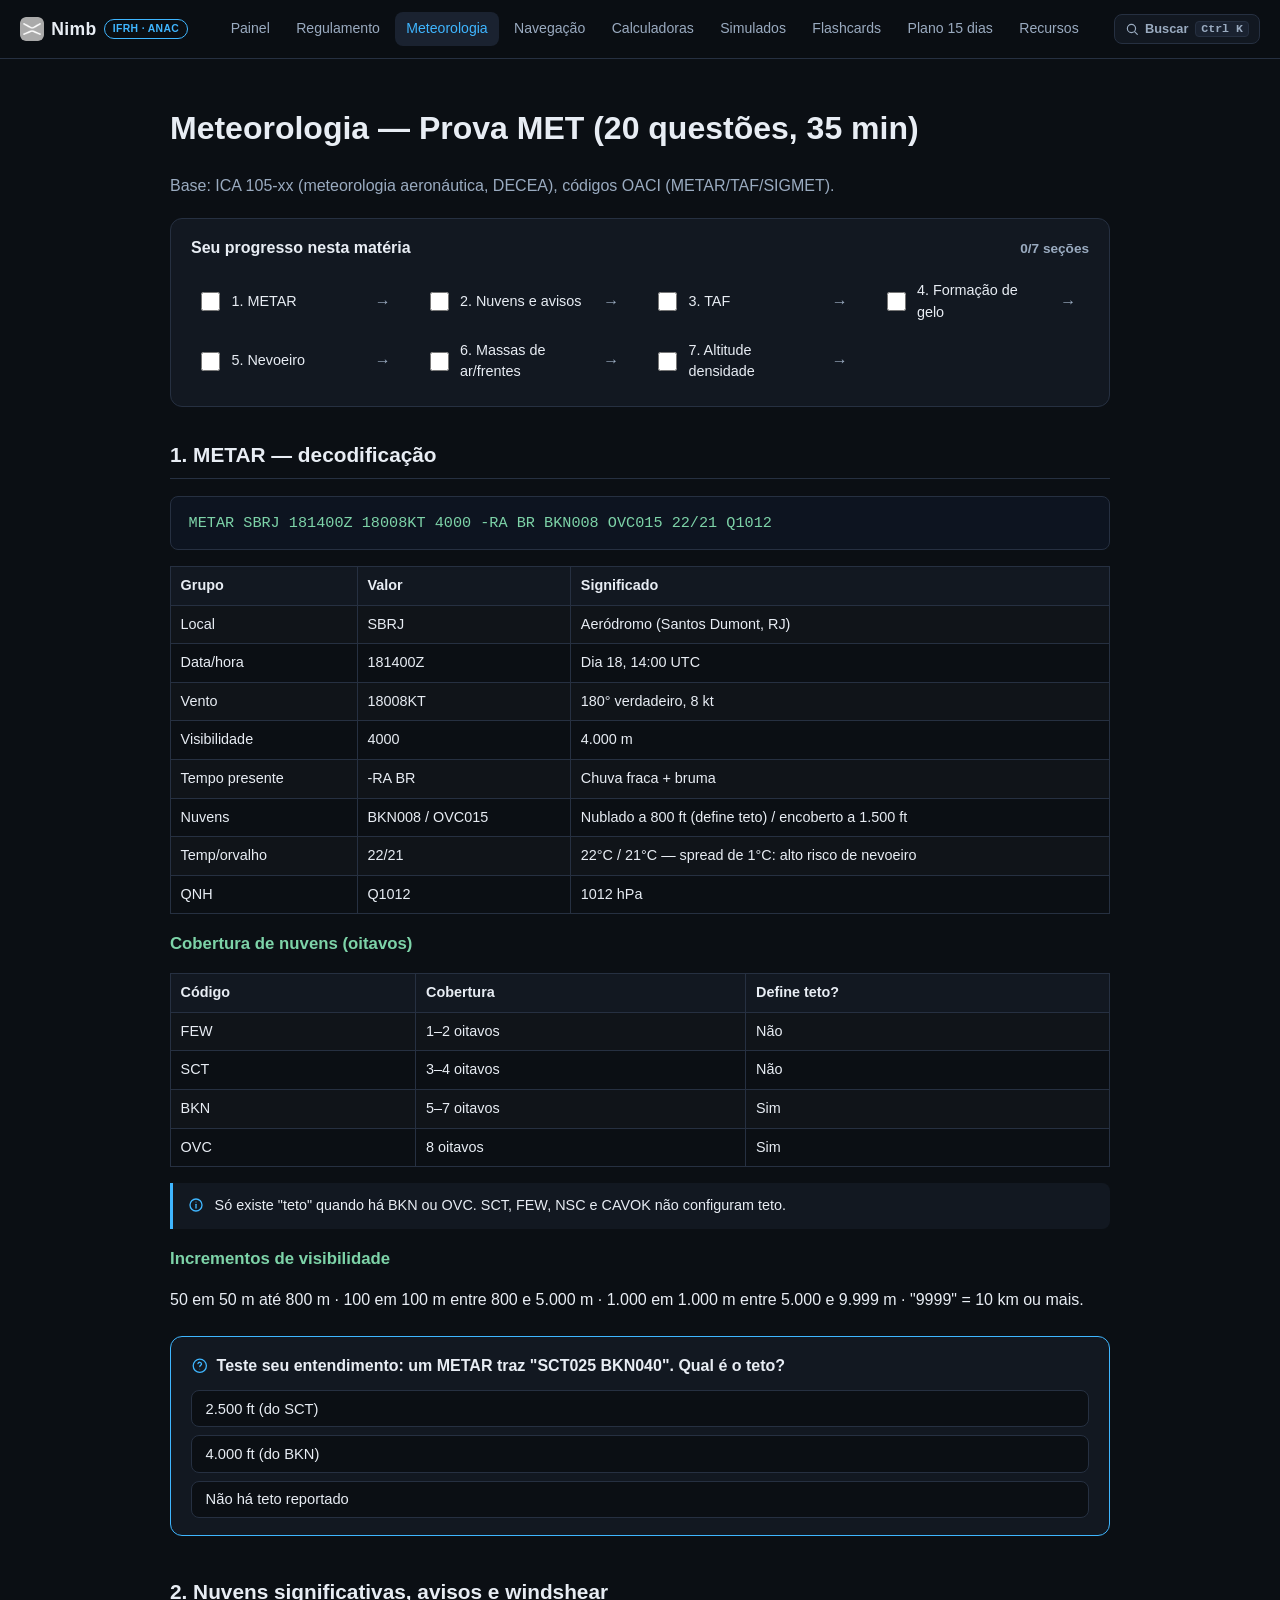
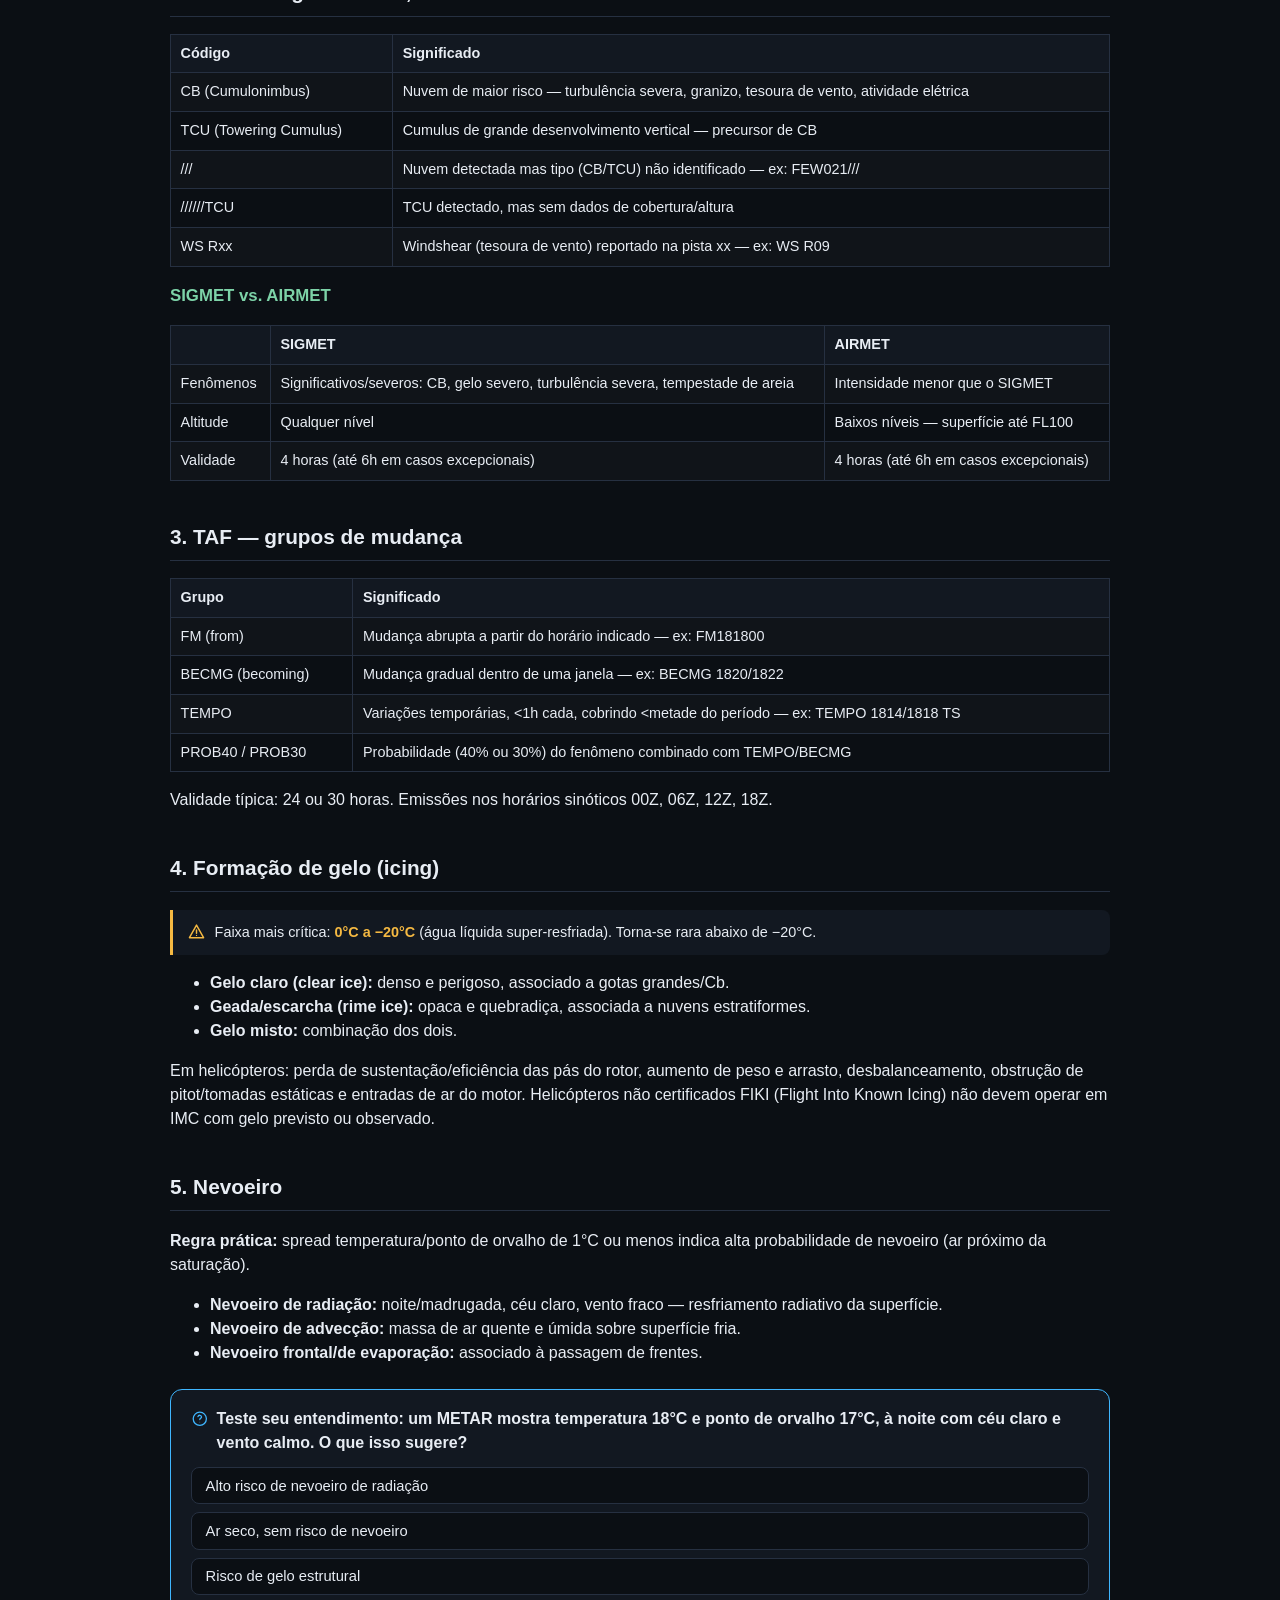
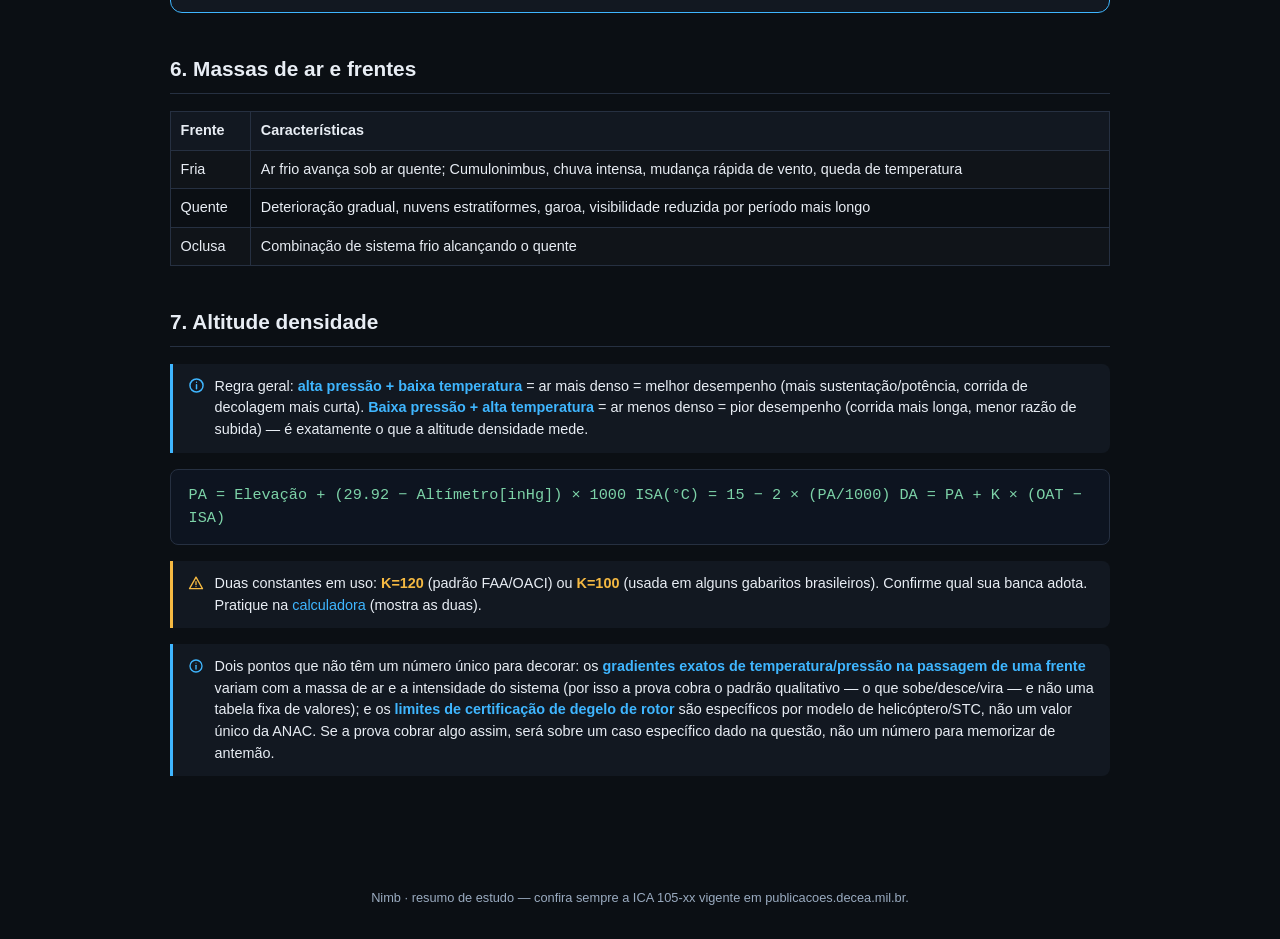
<file: meteorologia.html>
<!DOCTYPE html>
<html lang="pt-BR">
<head>
<meta charset="UTF-8" />
<meta name="viewport" content="width=device-width, initial-scale=1.0" />
<title>Meteorologia — Nimb IFRH</title>
<link rel="icon" type="image/png" href="img/nexus-mark.png" />
<link rel="manifest" href="manifest.json" />
<meta name="theme-color" content="#0b0f14" />
<link rel="stylesheet" href="css/style.css?v=17" />
</head>
<body>
<a href="#conteudo" class="skip-link">Pular para o conteúdo</a>
<header class="topbar">
  <div class="brand">
    <img src="img/nexus-mark.png" alt="" width="24" height="24" style="border-radius:6px;" />
    Nimb <span class="tag">IFRH · ANAC</span>
  </div>
  <nav class="mainnav">
    <a href="painel.html">Painel</a>
    <a href="regulamento.html">Regulamento</a>
    <a href="meteorologia.html" class="active">Meteorologia</a>
    <a href="navegacao.html">Navegação</a>
    <a href="calculadoras.html">Calculadoras</a>
    <a href="quiz.html">Simulados</a>
    <a href="flashcards.html">Flashcards</a>
    <a href="plano.html">Plano 15 dias</a>
    <a href="recursos.html">Recursos</a>
  </nav>
    <button class="cmdk-trigger" onclick="openPalette()" type="button">
      <svg class="icon" viewBox="0 0 24 24" fill="none" stroke="currentColor" stroke-width="2" stroke-linecap="round" stroke-linejoin="round" aria-hidden="true"><circle cx="11" cy="11" r="7"/><path d="m21 21-4.3-4.3"/></svg>
      Buscar <kbd>Ctrl K</kbd>
    </button>
</header>
<main id="conteudo">
  <h1>Meteorologia — Prova MET (20 questões, 35 min)</h1>
  <p style="color:var(--text-dim)">Base: ICA 105-xx (meteorologia aeronáutica, DECEA), códigos OACI (METAR/TAF/SIGMET).</p>

  <div class="section-tracker" id="section-tracker"></div>

  <h2 id="metar">1. METAR — decodificação</h2>
  <div class="formula">METAR SBRJ 181400Z 18008KT 4000 -RA BR BKN008 OVC015 22/21 Q1012</div>
  <table>
    <tr><th>Grupo</th><th>Valor</th><th>Significado</th></tr>
    <tr><td>Local</td><td>SBRJ</td><td>Aeródromo (Santos Dumont, RJ)</td></tr>
    <tr><td>Data/hora</td><td>181400Z</td><td>Dia 18, 14:00 UTC</td></tr>
    <tr><td>Vento</td><td>18008KT</td><td>180° verdadeiro, 8 kt</td></tr>
    <tr><td>Visibilidade</td><td>4000</td><td>4.000 m</td></tr>
    <tr><td>Tempo presente</td><td>-RA BR</td><td>Chuva fraca + bruma</td></tr>
    <tr><td>Nuvens</td><td>BKN008 / OVC015</td><td>Nublado a 800 ft (define teto) / encoberto a 1.500 ft</td></tr>
    <tr><td>Temp/orvalho</td><td>22/21</td><td>22°C / 21°C — spread de 1°C: alto risco de nevoeiro</td></tr>
    <tr><td>QNH</td><td>Q1012</td><td>1012 hPa</td></tr>
  </table>

  <h3>Cobertura de nuvens (oitavos)</h3>
  <table>
    <tr><th>Código</th><th>Cobertura</th><th>Define teto?</th></tr>
    <tr><td>FEW</td><td>1–2 oitavos</td><td>Não</td></tr>
    <tr><td>SCT</td><td>3–4 oitavos</td><td>Não</td></tr>
    <tr><td>BKN</td><td>5–7 oitavos</td><td>Sim</td></tr>
    <tr><td>OVC</td><td>8 oitavos</td><td>Sim</td></tr>
  </table>
  <div class="note">Só existe "teto" quando há BKN ou OVC. SCT, FEW, NSC e CAVOK não configuram teto.</div>

  <h3>Incrementos de visibilidade</h3>
  <p>50 em 50 m até 800 m · 100 em 100 m entre 800 e 5.000 m · 1.000 em 1.000 m entre 5.000 e 9.999 m · "9999" = 10 km ou mais.</p>

  <div class="selfcheck">
    <div class="selfcheck-q"><svg class="icon" viewBox="0 0 24 24" fill="none" stroke="currentColor" stroke-width="1.75" stroke-linecap="round" stroke-linejoin="round" aria-hidden="true"><circle cx="12" cy="12" r="9"/><path d="M9.5 9a2.5 2.5 0 0 1 4.9.5c0 1.7-2.4 1.9-2.4 3.5"/><circle cx="12" cy="16.5" r="0.6" fill="currentColor" stroke="none"/></svg>Teste seu entendimento: um METAR traz "SCT025 BKN040". Qual é o teto?</div>
    <div class="selfcheck-opts">
      <button onclick="selfCheck(this, false, 'SCT (3-4 oitavos) não define teto — só conta o BKN.')">2.500 ft (do SCT)</button>
      <button onclick="selfCheck(this, true, 'Só BKN/OVC definem teto. SCT (3-4 oitavos) não conta — o teto é 4.000 ft.')">4.000 ft (do BKN)</button>
      <button onclick="selfCheck(this, false, 'Existe teto sim — o grupo BKN (5-7 oitavos) define teto a 4.000 ft.')">Não há teto reportado</button>
    </div>
    <div class="selfcheck-feedback" aria-live="polite"></div>
  </div>

  <h2 id="nuvens-avisos">2. Nuvens significativas, avisos e windshear</h2>
  <table>
    <tr><th>Código</th><th>Significado</th></tr>
    <tr><td>CB (Cumulonimbus)</td><td>Nuvem de maior risco — turbulência severa, granizo, tesoura de vento, atividade elétrica</td></tr>
    <tr><td>TCU (Towering Cumulus)</td><td>Cumulus de grande desenvolvimento vertical — precursor de CB</td></tr>
    <tr><td>///</td><td>Nuvem detectada mas tipo (CB/TCU) não identificado — ex: FEW021///</td></tr>
    <tr><td>//////TCU</td><td>TCU detectado, mas sem dados de cobertura/altura</td></tr>
    <tr><td>WS Rxx</td><td>Windshear (tesoura de vento) reportado na pista xx — ex: WS R09</td></tr>
  </table>
  <h3>SIGMET vs. AIRMET</h3>
  <table>
    <tr><th></th><th>SIGMET</th><th>AIRMET</th></tr>
    <tr><td>Fenômenos</td><td>Significativos/severos: CB, gelo severo, turbulência severa, tempestade de areia</td><td>Intensidade menor que o SIGMET</td></tr>
    <tr><td>Altitude</td><td>Qualquer nível</td><td>Baixos níveis — superfície até FL100</td></tr>
    <tr><td>Validade</td><td>4 horas (até 6h em casos excepcionais)</td><td>4 horas (até 6h em casos excepcionais)</td></tr>
  </table>

  <h2 id="taf">3. TAF — grupos de mudança</h2>
  <table>
    <tr><th>Grupo</th><th>Significado</th></tr>
    <tr><td>FM (from)</td><td>Mudança abrupta a partir do horário indicado — ex: FM181800</td></tr>
    <tr><td>BECMG (becoming)</td><td>Mudança gradual dentro de uma janela — ex: BECMG 1820/1822</td></tr>
    <tr><td>TEMPO</td><td>Variações temporárias, &lt;1h cada, cobrindo &lt;metade do período — ex: TEMPO 1814/1818 TS</td></tr>
    <tr><td>PROB40 / PROB30</td><td>Probabilidade (40% ou 30%) do fenômeno combinado com TEMPO/BECMG</td></tr>
  </table>
  <p>Validade típica: 24 ou 30 horas. Emissões nos horários sinóticos 00Z, 06Z, 12Z, 18Z.</p>

  <h2 id="icing">4. Formação de gelo (icing)</h2>
  <div class="note warn">Faixa mais crítica: <strong>0°C a −20°C</strong> (água líquida super-resfriada). Torna-se rara abaixo de −20°C.</div>
  <ul>
    <li><strong>Gelo claro (clear ice):</strong> denso e perigoso, associado a gotas grandes/Cb.</li>
    <li><strong>Geada/escarcha (rime ice):</strong> opaca e quebradiça, associada a nuvens estratiformes.</li>
    <li><strong>Gelo misto:</strong> combinação dos dois.</li>
  </ul>
  <p>Em helicópteros: perda de sustentação/eficiência das pás do rotor, aumento de peso e arrasto, desbalanceamento, obstrução de pitot/tomadas estáticas e entradas de ar do motor. Helicópteros não certificados FIKI (Flight Into Known Icing) não devem operar em IMC com gelo previsto ou observado.</p>

  <h2 id="nevoeiro">5. Nevoeiro</h2>
  <p><strong>Regra prática:</strong> spread temperatura/ponto de orvalho de 1°C ou menos indica alta probabilidade de nevoeiro (ar próximo da saturação).</p>
  <ul>
    <li><strong>Nevoeiro de radiação:</strong> noite/madrugada, céu claro, vento fraco — resfriamento radiativo da superfície.</li>
    <li><strong>Nevoeiro de advecção:</strong> massa de ar quente e úmida sobre superfície fria.</li>
    <li><strong>Nevoeiro frontal/de evaporação:</strong> associado à passagem de frentes.</li>
  </ul>

  <div class="selfcheck">
    <div class="selfcheck-q"><svg class="icon" viewBox="0 0 24 24" fill="none" stroke="currentColor" stroke-width="1.75" stroke-linecap="round" stroke-linejoin="round" aria-hidden="true"><circle cx="12" cy="12" r="9"/><path d="M9.5 9a2.5 2.5 0 0 1 4.9.5c0 1.7-2.4 1.9-2.4 3.5"/><circle cx="12" cy="16.5" r="0.6" fill="currentColor" stroke="none"/></svg>Teste seu entendimento: um METAR mostra temperatura 18°C e ponto de orvalho 17°C, à noite com céu claro e vento calmo. O que isso sugere?</div>
    <div class="selfcheck-opts">
      <button onclick="selfCheck(this, true, 'Spread de 1°C + noite/céu claro/vento fraco = condição clássica de nevoeiro de radiação.')">Alto risco de nevoeiro de radiação</button>
      <button onclick="selfCheck(this, false, 'Spread de 1°C indica o oposto — ar próximo da saturação, alto risco de nevoeiro.')">Ar seco, sem risco de nevoeiro</button>
      <button onclick="selfCheck(this, false, 'Essas condições (céu claro, vento fraco, spread baixo) não indicam gelo — indicam nevoeiro de radiação.')">Risco de gelo estrutural</button>
    </div>
    <div class="selfcheck-feedback" aria-live="polite"></div>
  </div>

  <h2 id="frentes">6. Massas de ar e frentes</h2>
  <table>
    <tr><th>Frente</th><th>Características</th></tr>
    <tr><td>Fria</td><td>Ar frio avança sob ar quente; Cumulonimbus, chuva intensa, mudança rápida de vento, queda de temperatura</td></tr>
    <tr><td>Quente</td><td>Deterioração gradual, nuvens estratiformes, garoa, visibilidade reduzida por período mais longo</td></tr>
    <tr><td>Oclusa</td><td>Combinação de sistema frio alcançando o quente</td></tr>
  </table>

  <h2 id="altitude-densidade">7. Altitude densidade</h2>
  <div class="note">Regra geral: <strong>alta pressão + baixa temperatura</strong> = ar mais denso = melhor desempenho (mais sustentação/potência, corrida de decolagem mais curta). <strong>Baixa pressão + alta temperatura</strong> = ar menos denso = pior desempenho (corrida mais longa, menor razão de subida) — é exatamente o que a altitude densidade mede.</div>
  <div class="formula">PA = Elevação + (29.92 − Altímetro[inHg]) × 1000
ISA(°C) = 15 − 2 × (PA/1000)
DA = PA + K × (OAT − ISA)</div>
  <div class="note warn">Duas constantes em uso: <strong>K=120</strong> (padrão FAA/OACI) ou <strong>K=100</strong> (usada em alguns gabaritos brasileiros). Confirme qual sua banca adota. Pratique na <a href="calculadoras.html">calculadora</a> (mostra as duas).</div>

  <div class="note">Dois pontos que não têm um número único para decorar: os <strong>gradientes exatos de temperatura/pressão na passagem de uma frente</strong> variam com a massa de ar e a intensidade do sistema (por isso a prova cobra o padrão qualitativo — o que sobe/desce/vira — e não uma tabela fixa de valores); e os <strong>limites de certificação de degelo de rotor</strong> são específicos por modelo de helicóptero/STC, não um valor único da ANAC. Se a prova cobrar algo assim, será sobre um caso específico dado na questão, não um número para memorizar de antemão.</div>

  <div class="section-complete-banner" id="section-complete-banner">
    🎉 <strong>Você completou toda a matéria de Meteorologia!</strong>
    <a class="btn" href="quiz.html?materia=meteorologia"><span class="cta-label">Fazer simulado de Meteorologia →</span></a>
  </div>
</main>
<footer>Nimb · resumo de estudo — confira sempre a ICA 105-xx vigente em publicacoes.decea.mil.br.</footer>
<script src="js/app.js?v=17"></script>
<script src="js/palette.js?v=17"></script>
<script>
  initSectionTracker("meteorologia", [
    { id: "metar", label: "1. METAR" },
    { id: "nuvens-avisos", label: "2. Nuvens e avisos" },
    { id: "taf", label: "3. TAF" },
    { id: "icing", label: "4. Formação de gelo" },
    { id: "nevoeiro", label: "5. Nevoeiro" },
    { id: "frentes", label: "6. Massas de ar/frentes" },
    { id: "altitude-densidade", label: "7. Altitude densidade" },
  ]);
</script>
</body>
</html>
</file>
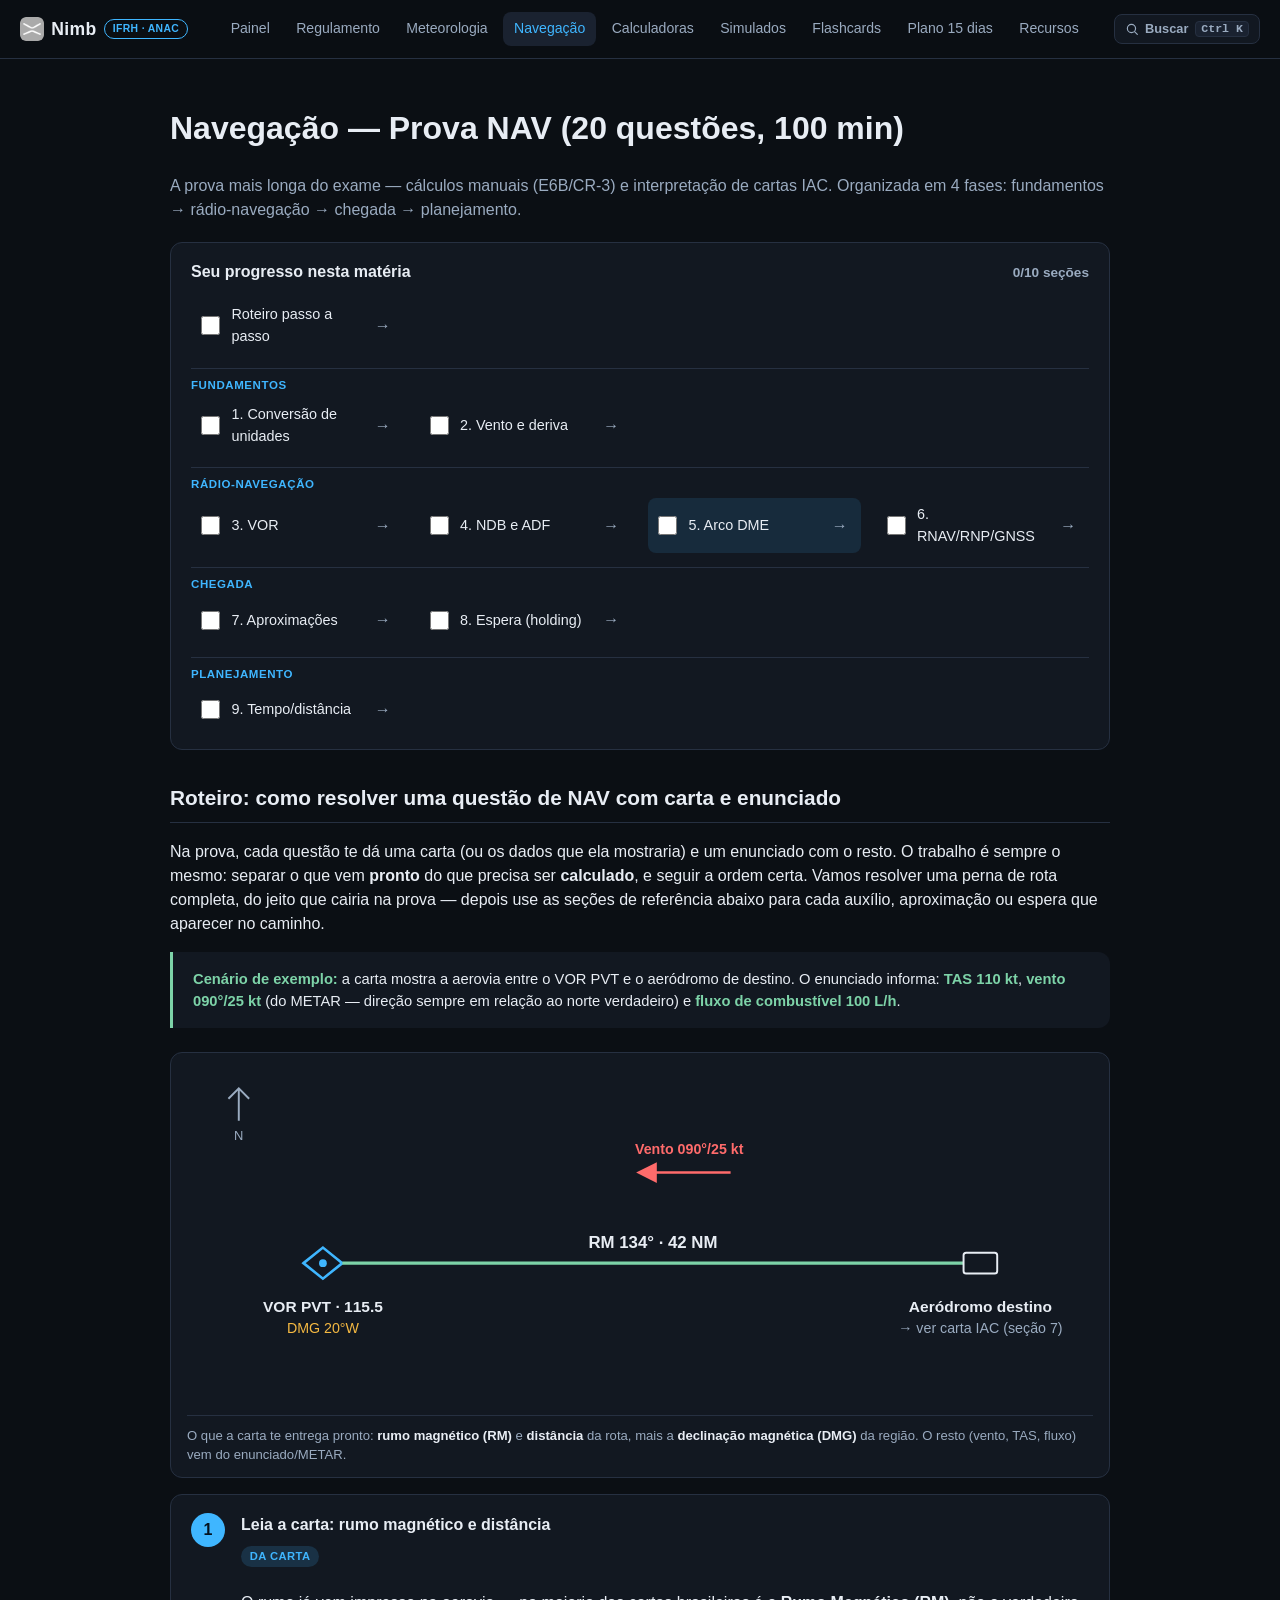
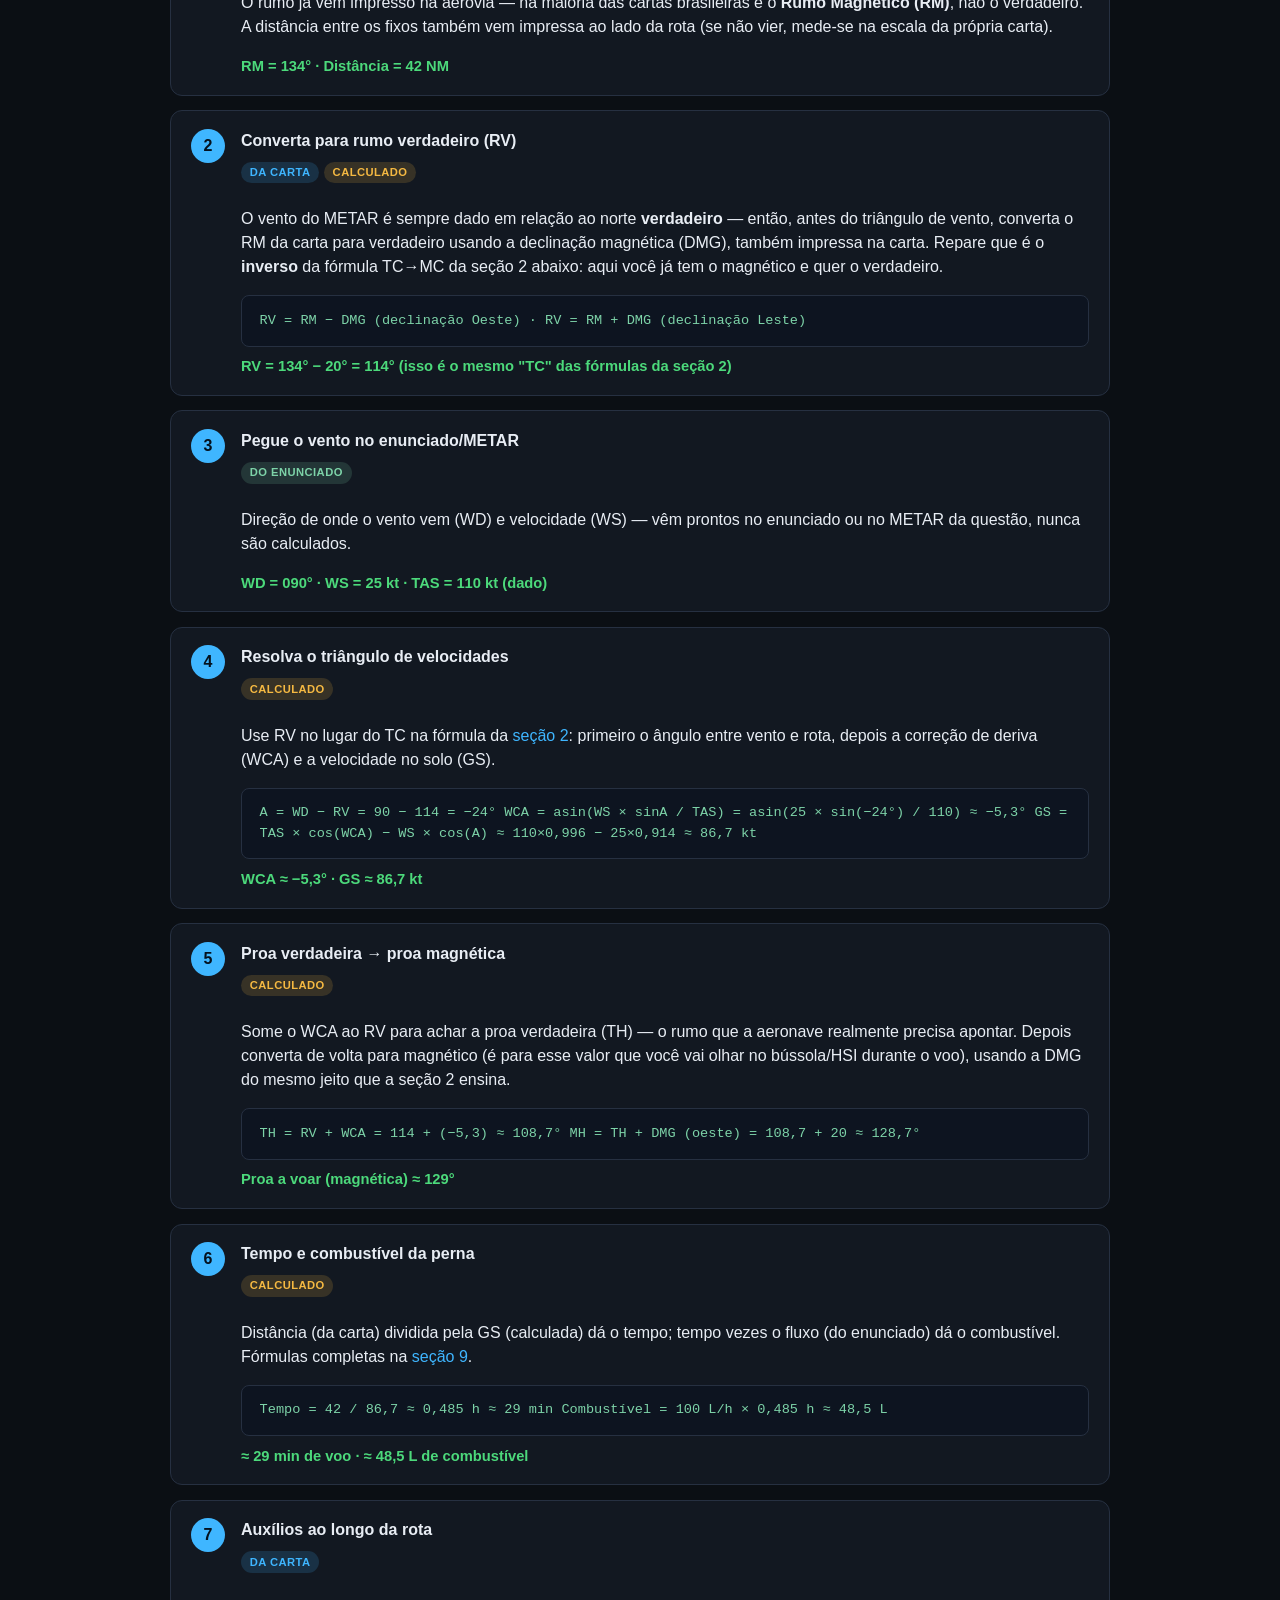
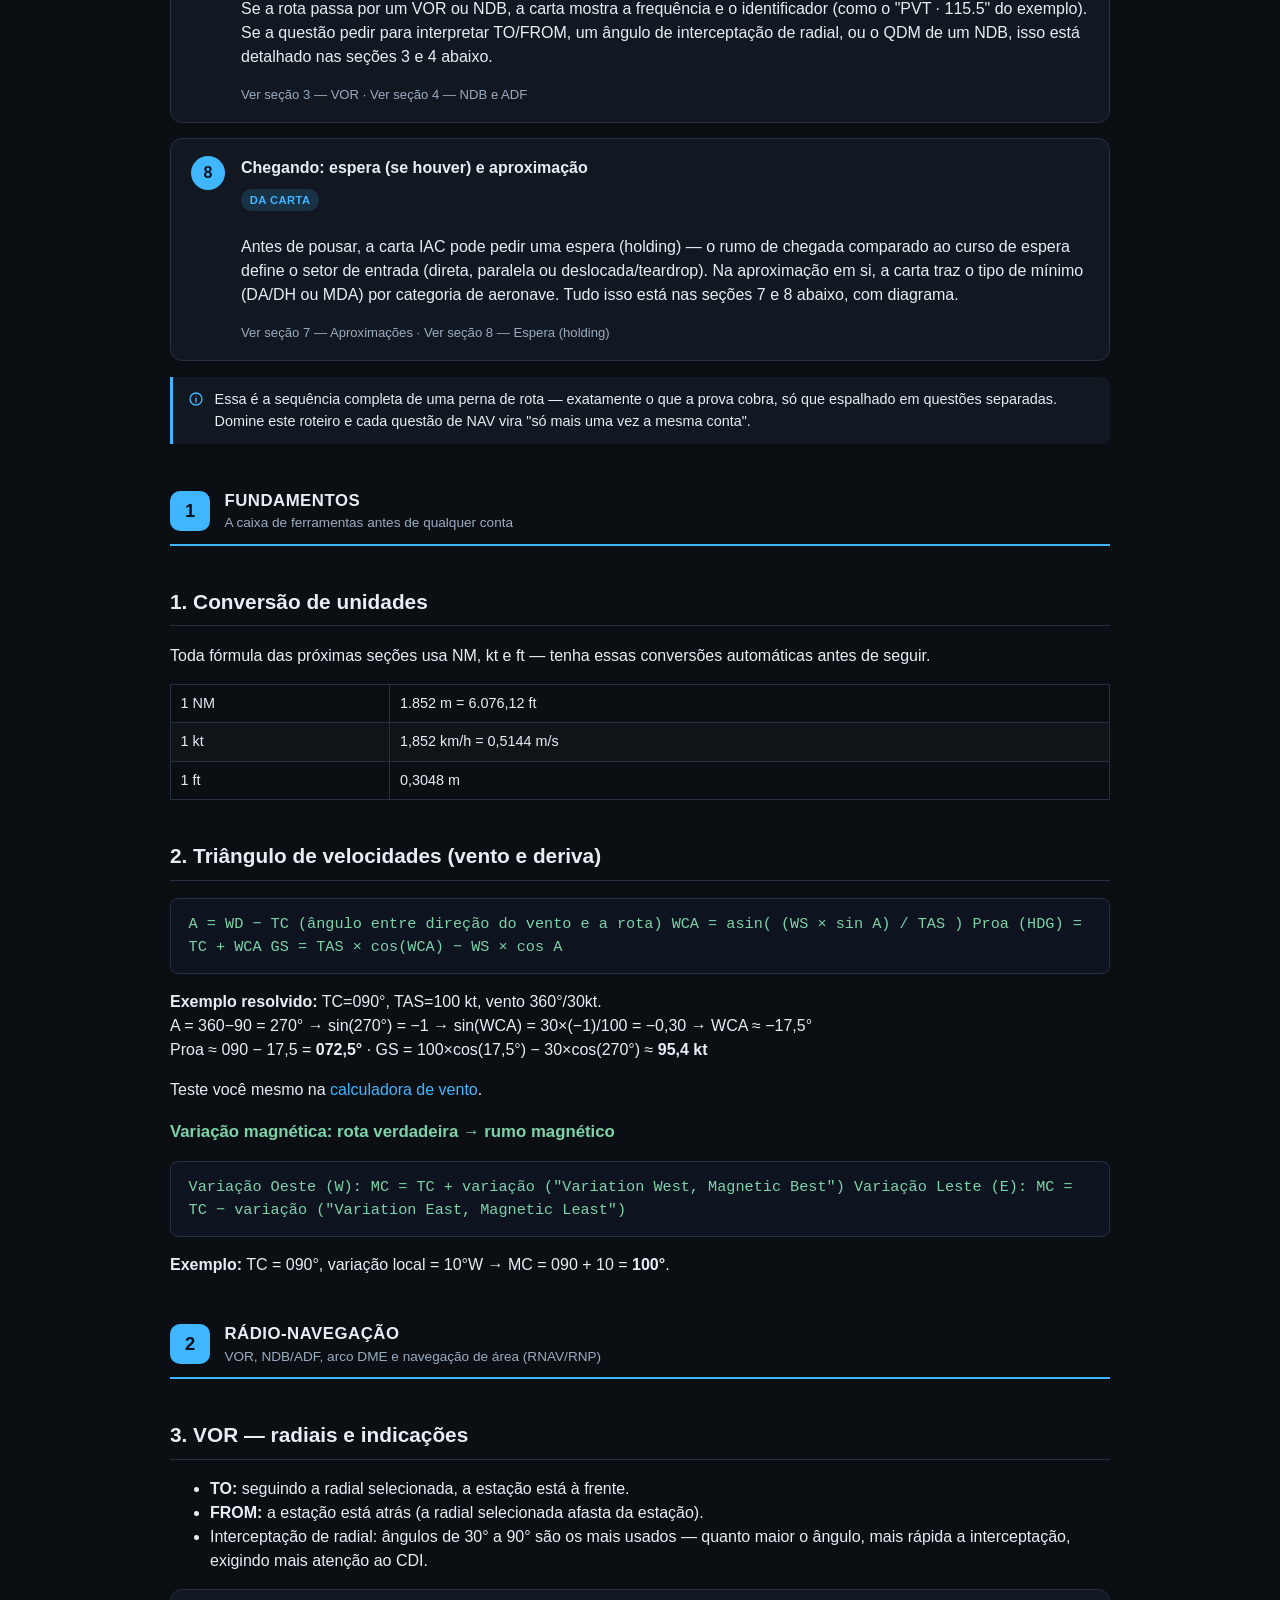
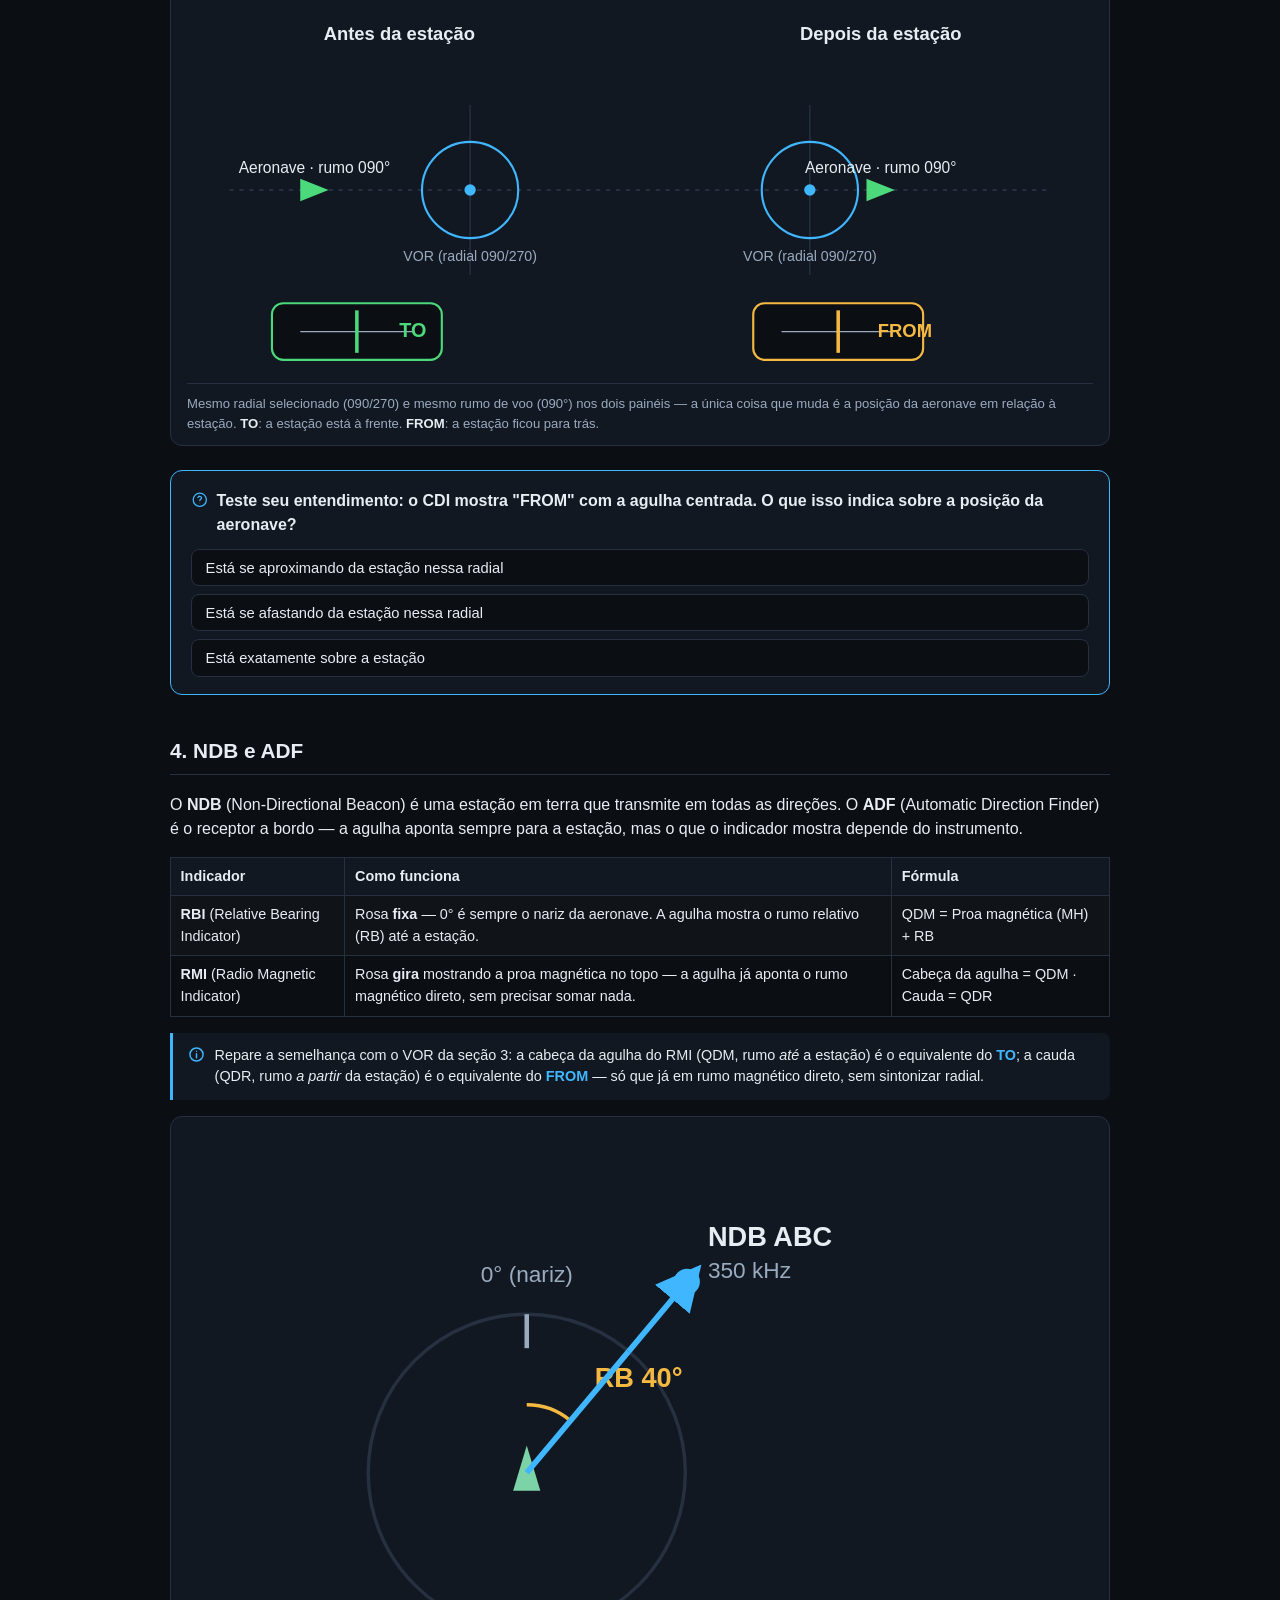
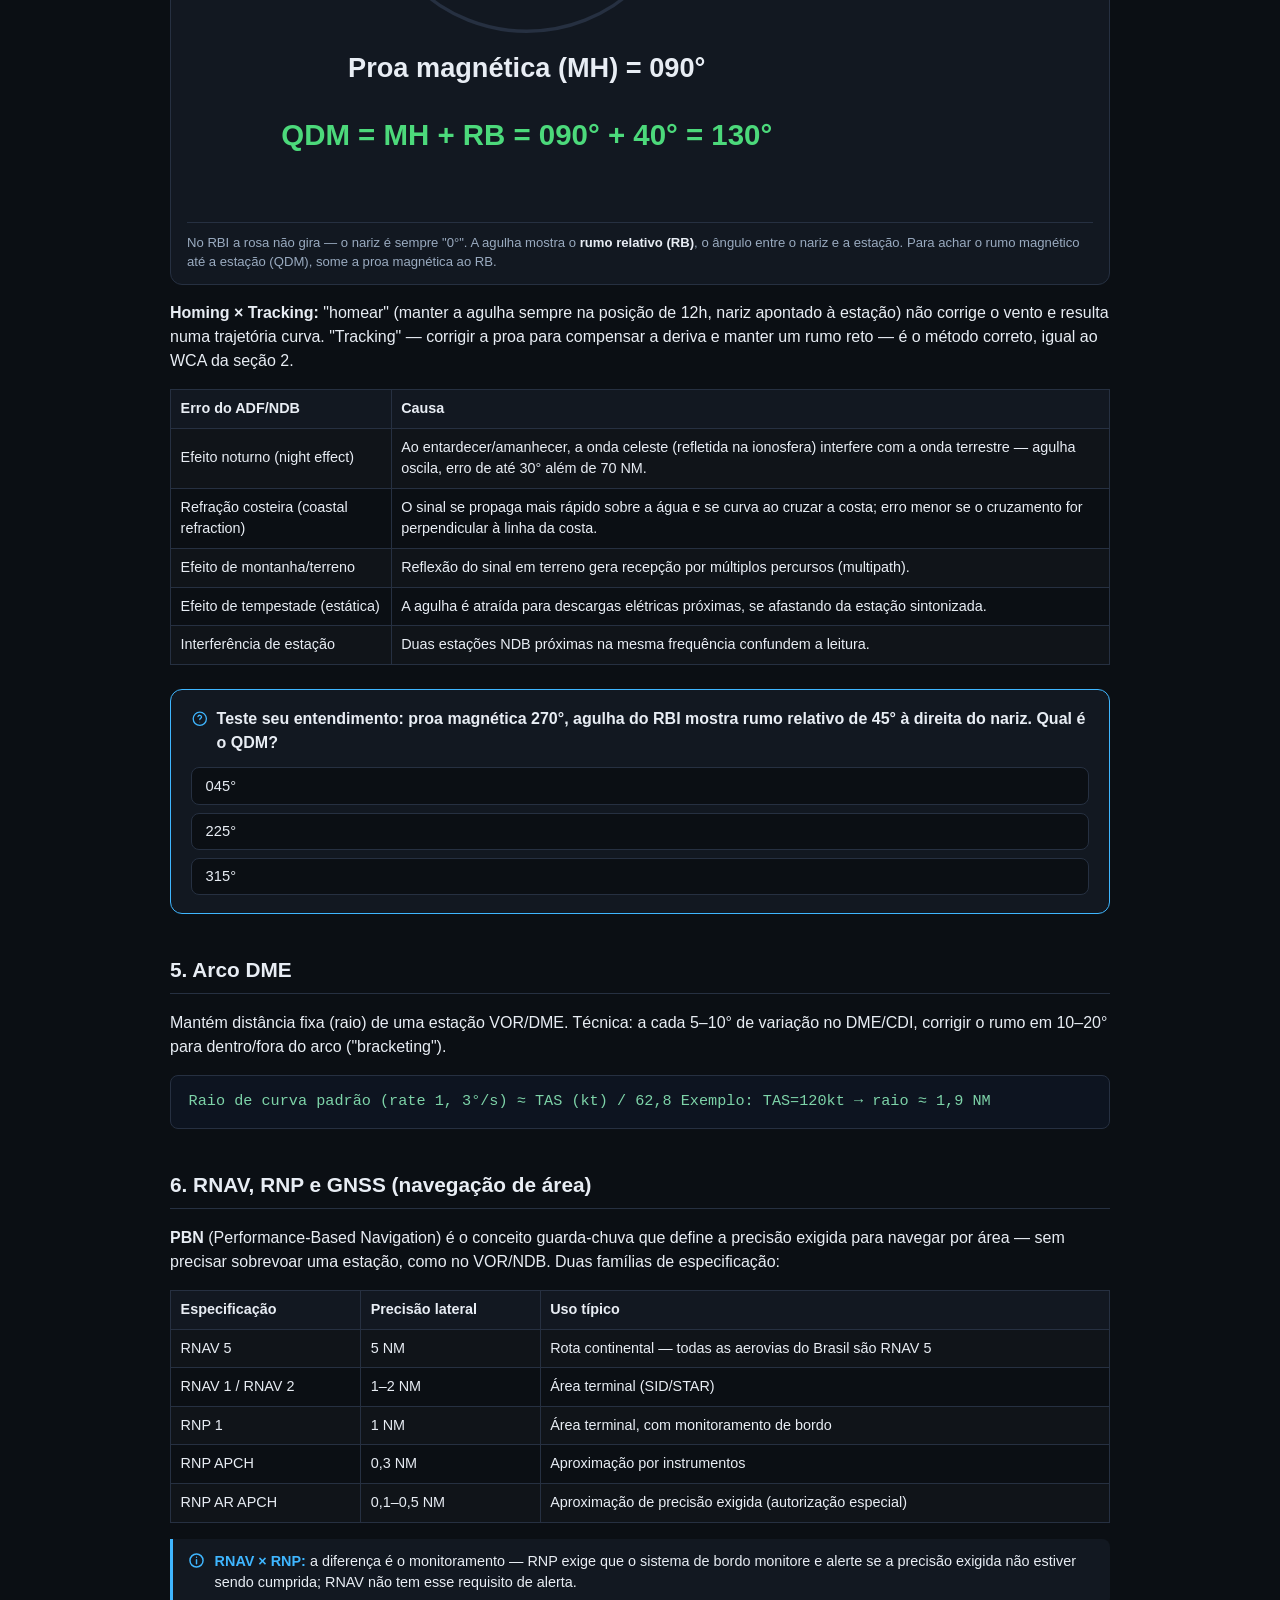
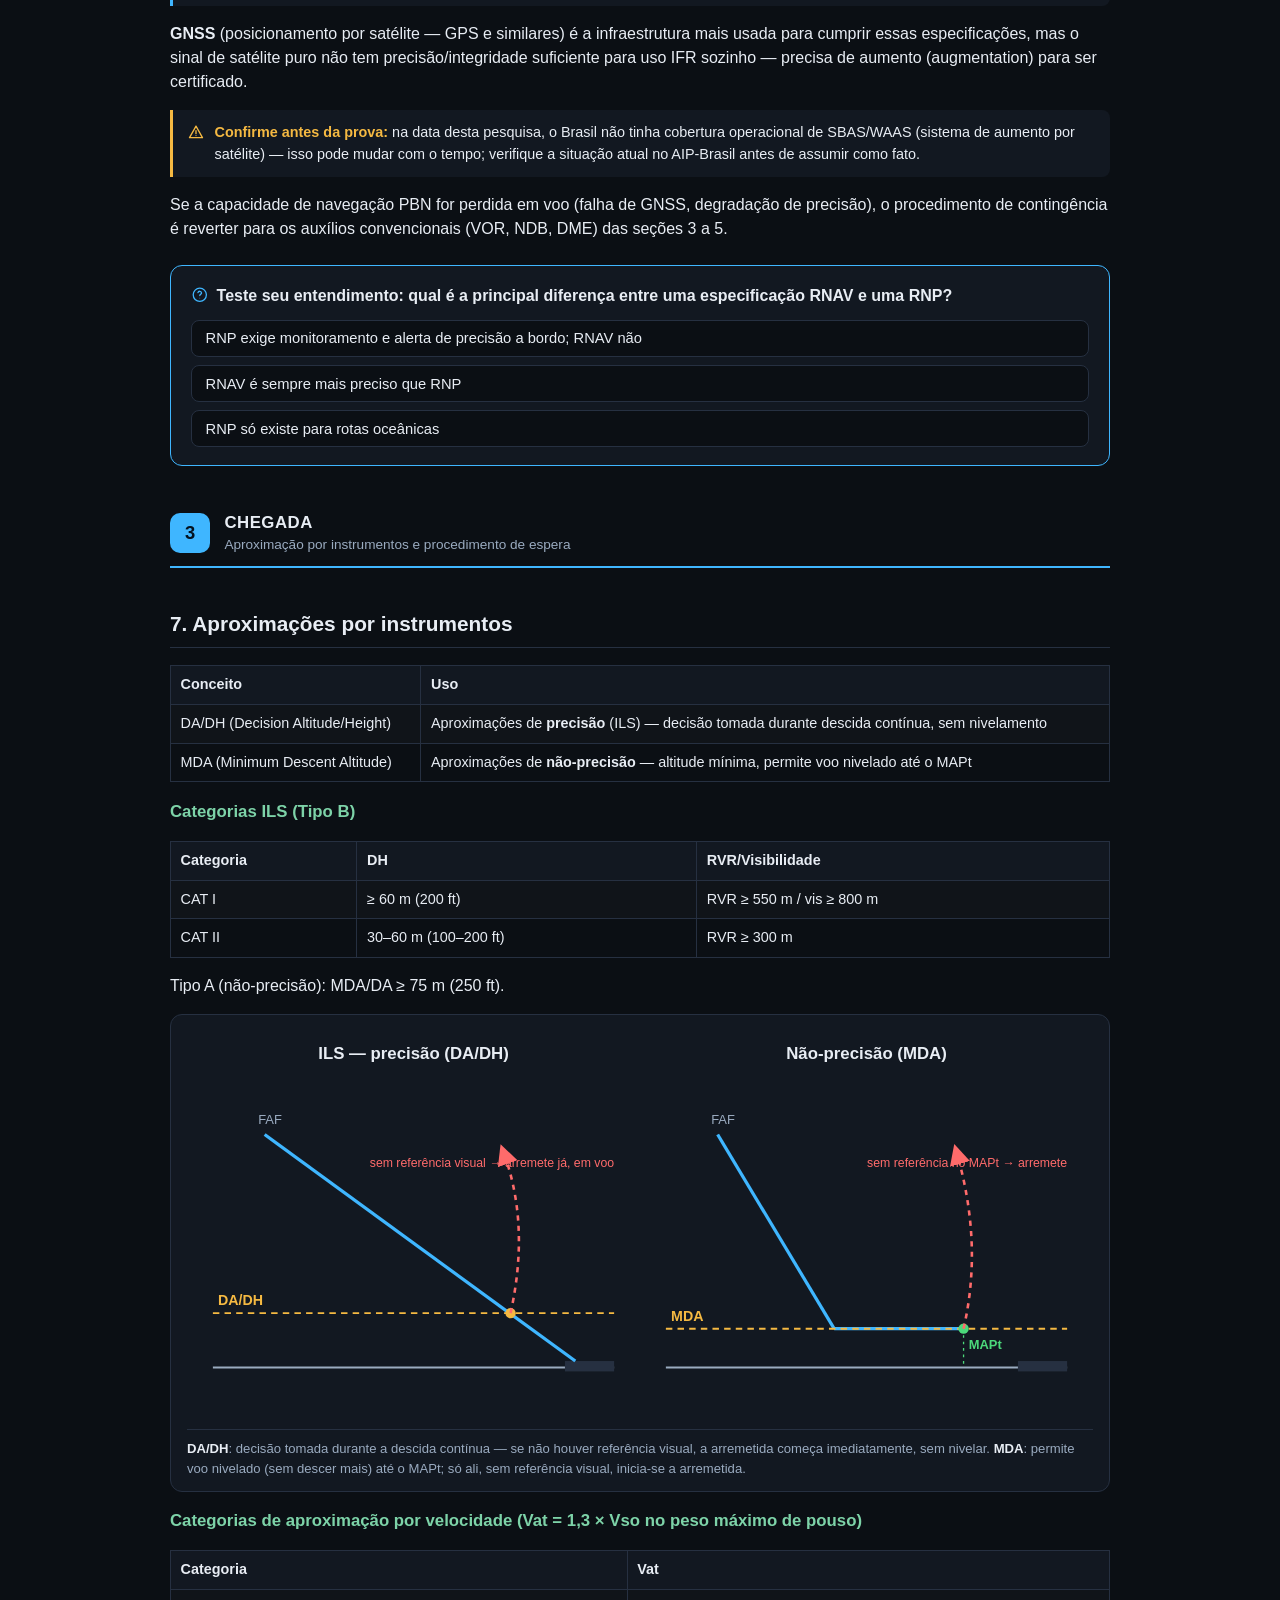
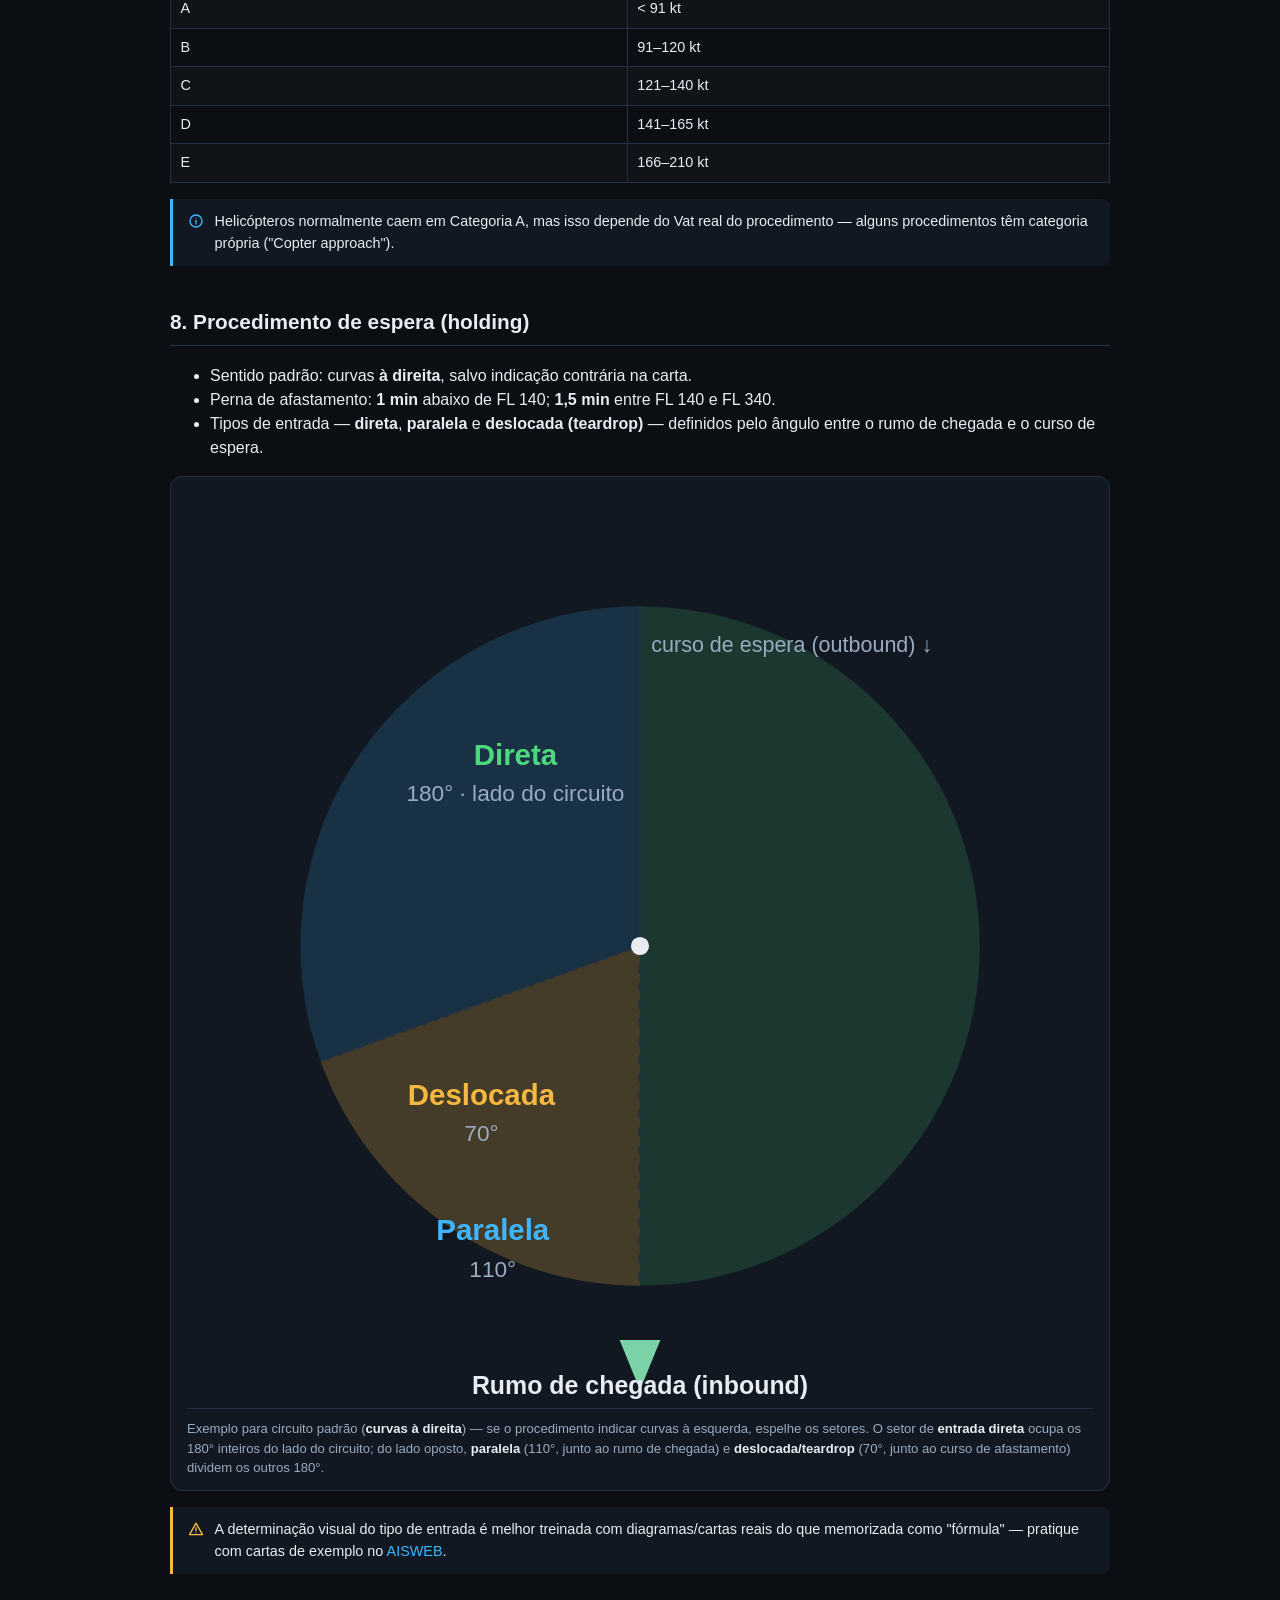
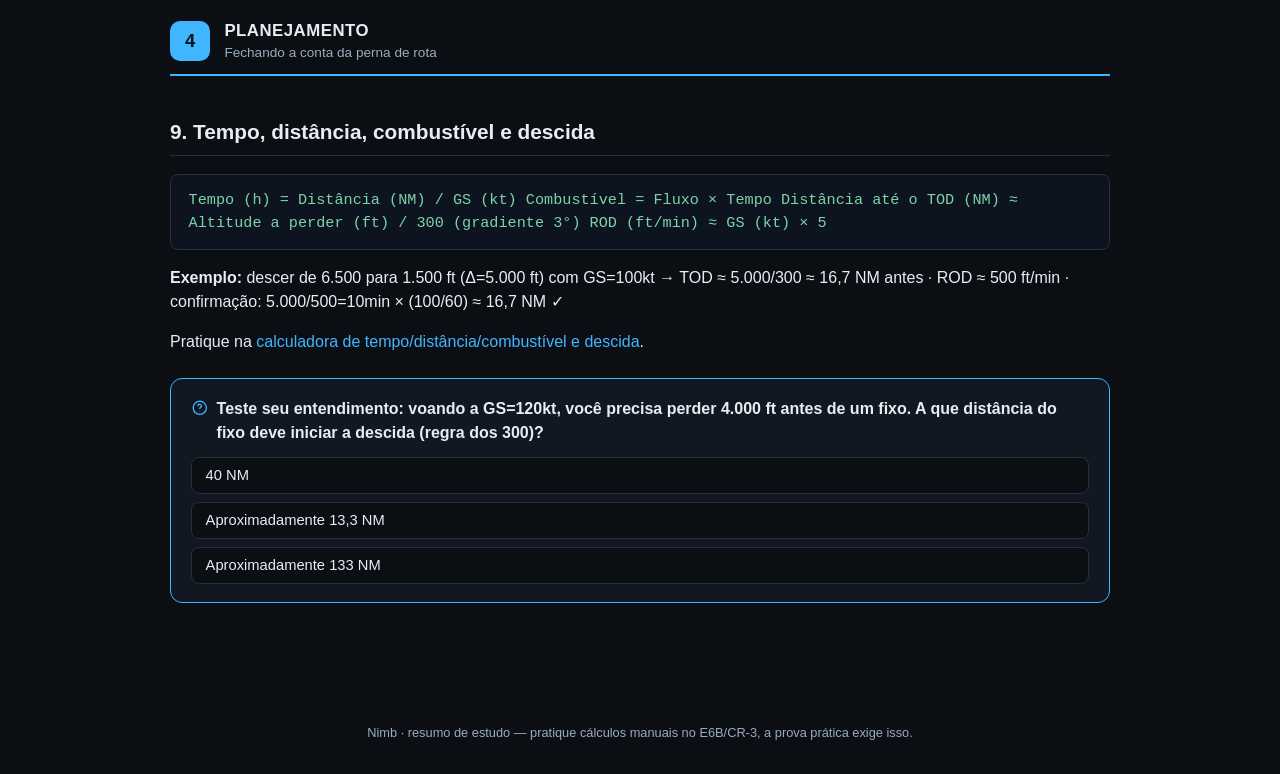
<file: navegacao.html>
<!DOCTYPE html>
<html lang="pt-BR">
<head>
<meta charset="UTF-8" />
<meta name="viewport" content="width=device-width, initial-scale=1.0" />
<title>Navegação — Nimb IFRH</title>
<link rel="icon" type="image/png" href="img/nexus-mark.png" />
<link rel="manifest" href="manifest.json" />
<meta name="theme-color" content="#0b0f14" />
<link rel="stylesheet" href="css/style.css?v=17" />
</head>
<body>
<a href="#conteudo" class="skip-link">Pular para o conteúdo</a>
<header class="topbar">
  <div class="brand">
    <img src="img/nexus-mark.png" alt="" width="24" height="24" style="border-radius:6px;" />
    Nimb <span class="tag">IFRH · ANAC</span>
  </div>
  <nav class="mainnav">
    <a href="painel.html">Painel</a>
    <a href="regulamento.html">Regulamento</a>
    <a href="meteorologia.html">Meteorologia</a>
    <a href="navegacao.html" class="active">Navegação</a>
    <a href="calculadoras.html">Calculadoras</a>
    <a href="quiz.html">Simulados</a>
    <a href="flashcards.html">Flashcards</a>
    <a href="plano.html">Plano 15 dias</a>
    <a href="recursos.html">Recursos</a>
  </nav>
    <button class="cmdk-trigger" onclick="openPalette()" type="button">
      <svg class="icon" viewBox="0 0 24 24" fill="none" stroke="currentColor" stroke-width="2" stroke-linecap="round" stroke-linejoin="round" aria-hidden="true"><circle cx="11" cy="11" r="7"/><path d="m21 21-4.3-4.3"/></svg>
      Buscar <kbd>Ctrl K</kbd>
    </button>
</header>
<main id="conteudo">
  <h1>Navegação — Prova NAV (20 questões, 100 min)</h1>
  <p style="color:var(--text-dim)">A prova mais longa do exame — cálculos manuais (E6B/CR-3) e interpretação de cartas IAC. Organizada em 4 fases: fundamentos → rádio-navegação → chegada → planejamento.</p>

  <div class="section-tracker" id="section-tracker"></div>

  <h2 id="roteiro">Roteiro: como resolver uma questão de NAV com carta e enunciado</h2>
  <p>Na prova, cada questão te dá uma carta (ou os dados que ela mostraria) e um enunciado com o resto. O trabalho é sempre o mesmo: separar o que vem <strong>pronto</strong> do que precisa ser <strong>calculado</strong>, e seguir a ordem certa. Vamos resolver uma perna de rota completa, do jeito que cairia na prova — depois use as seções de referência abaixo para cada auxílio, aproximação ou espera que aparecer no caminho.</p>

  <div class="wt-scenario">
    <strong>Cenário de exemplo:</strong> a carta mostra a aerovia entre o VOR PVT e o aeródromo de destino. O enunciado informa: <strong>TAS 110 kt</strong>, <strong>vento 090°/25 kt</strong> (do METAR — direção sempre em relação ao norte verdadeiro) e <strong>fluxo de combustível 100 L/h</strong>.
  </div>

  <div class="diagram-card">
    <svg viewBox="0 0 700 260" xmlns="http://www.w3.org/2000/svg" role="img" aria-label="Carta ilustrativa de exemplo: rota do VOR PVT ao aeródromo de destino, rumo magnético 134 graus, distância 42 milhas náuticas, declinação magnética 20 graus oeste, vento 090 graus 25 nós">
      <path d="M40,40 L40,15 M32,23 L40,15 L48,23" fill="none" stroke="var(--text-dim)" stroke-width="1.5"/>
      <text x="40" y="55" text-anchor="middle" fill="var(--text-dim)" font-size="10">N</text>

      <polygon points="90,150 105,138 120,150 105,162" fill="none" stroke="var(--accent)" stroke-width="2"/>
      <circle cx="105" cy="150" r="3" fill="var(--accent)"/>
      <text x="105" y="188" text-anchor="middle" fill="var(--text)" font-size="12" font-weight="700">VOR PVT · 115.5</text>
      <text x="105" y="204" text-anchor="middle" fill="var(--warn)" font-size="11">DMG 20°W</text>

      <line x1="120" y1="150" x2="600" y2="150" stroke="var(--accent-2)" stroke-width="2.5"/>
      <text x="360" y="138" text-anchor="middle" fill="var(--text)" font-size="13" font-weight="700">RM 134° · 42 NM</text>

      <rect x="600" y="142" width="26" height="16" rx="2" fill="none" stroke="var(--text)" stroke-width="1.5"/>
      <text x="613" y="188" text-anchor="middle" fill="var(--text)" font-size="12" font-weight="700">Aeródromo destino</text>
      <text x="613" y="204" text-anchor="middle" fill="var(--text-dim)" font-size="11">→ ver carta IAC (seção 7)</text>

      <line x1="420" y1="80" x2="355" y2="80" stroke="var(--danger)" stroke-width="2" marker-end="url(#windArrow)"/>
      <text x="388" y="66" text-anchor="middle" fill="var(--danger)" font-size="11" font-weight="700">Vento 090°/25 kt</text>
      <defs>
        <marker id="windArrow" markerWidth="8" markerHeight="8" refX="4" refY="4" orient="auto"><path d="M0,0 L8,4 L0,8 Z" fill="var(--danger)"/></marker>
      </defs>
    </svg>
    <div class="diagram-caption">O que a carta te entrega pronto: <strong>rumo magnético (RM)</strong> e <strong>distância</strong> da rota, mais a <strong>declinação magnética (DMG)</strong> da região. O resto (vento, TAS, fluxo) vem do enunciado/METAR.</div>
  </div>

  <div class="wt-step">
    <div class="wt-step-num">1</div>
    <div class="wt-step-body">
      <h4>Leia a carta: rumo magnético e distância</h4>
      <span class="wt-source chart">Da carta</span>
      <p>O rumo já vem impresso na aerovia — na maioria das cartas brasileiras é o <strong>Rumo Magnético (RM)</strong>, não o verdadeiro. A distância entre os fixos também vem impressa ao lado da rota (se não vier, mede-se na escala da própria carta).</p>
      <div class="wt-result">RM = 134° · Distância = 42 NM</div>
    </div>
  </div>

  <div class="wt-step">
    <div class="wt-step-num">2</div>
    <div class="wt-step-body">
      <h4>Converta para rumo verdadeiro (RV)</h4>
      <span class="wt-source chart">Da carta</span> <span class="wt-source calc">Calculado</span>
      <p>O vento do METAR é sempre dado em relação ao norte <strong>verdadeiro</strong> — então, antes do triângulo de vento, converta o RM da carta para verdadeiro usando a declinação magnética (DMG), também impressa na carta. Repare que é o <strong>inverso</strong> da fórmula TC→MC da seção 2 abaixo: aqui você já tem o magnético e quer o verdadeiro.</p>
      <div class="formula">RV = RM − DMG (declinação Oeste) · RV = RM + DMG (declinação Leste)</div>
      <div class="wt-result">RV = 134° − 20° = 114° (isso é o mesmo "TC" das fórmulas da seção 2)</div>
    </div>
  </div>

  <div class="wt-step">
    <div class="wt-step-num">3</div>
    <div class="wt-step-body">
      <h4>Pegue o vento no enunciado/METAR</h4>
      <span class="wt-source given">Do enunciado</span>
      <p>Direção de onde o vento vem (WD) e velocidade (WS) — vêm prontos no enunciado ou no METAR da questão, nunca são calculados.</p>
      <div class="wt-result">WD = 090° · WS = 25 kt · TAS = 110 kt (dado)</div>
    </div>
  </div>

  <div class="wt-step">
    <div class="wt-step-num">4</div>
    <div class="wt-step-body">
      <h4>Resolva o triângulo de velocidades</h4>
      <span class="wt-source calc">Calculado</span>
      <p>Use RV no lugar do TC na fórmula da <a href="#velocidades">seção 2</a>: primeiro o ângulo entre vento e rota, depois a correção de deriva (WCA) e a velocidade no solo (GS).</p>
      <div class="formula">A = WD − RV = 90 − 114 = −24°
WCA = asin(WS × sinA / TAS) = asin(25 × sin(−24°) / 110) ≈ −5,3°
GS = TAS × cos(WCA) − WS × cos(A) ≈ 110×0,996 − 25×0,914 ≈ 86,7 kt</div>
      <div class="wt-result">WCA ≈ −5,3° · GS ≈ 86,7 kt</div>
    </div>
  </div>

  <div class="wt-step">
    <div class="wt-step-num">5</div>
    <div class="wt-step-body">
      <h4>Proa verdadeira → proa magnética</h4>
      <span class="wt-source calc">Calculado</span>
      <p>Some o WCA ao RV para achar a proa verdadeira (TH) — o rumo que a aeronave realmente precisa apontar. Depois converta de volta para magnético (é para esse valor que você vai olhar no bússola/HSI durante o voo), usando a DMG do mesmo jeito que a seção 2 ensina.</p>
      <div class="formula">TH = RV + WCA = 114 + (−5,3) ≈ 108,7°
MH = TH + DMG (oeste) = 108,7 + 20 ≈ 128,7°</div>
      <div class="wt-result">Proa a voar (magnética) ≈ 129°</div>
    </div>
  </div>

  <div class="wt-step">
    <div class="wt-step-num">6</div>
    <div class="wt-step-body">
      <h4>Tempo e combustível da perna</h4>
      <span class="wt-source calc">Calculado</span>
      <p>Distância (da carta) dividida pela GS (calculada) dá o tempo; tempo vezes o fluxo (do enunciado) dá o combustível. Fórmulas completas na <a href="#tempo-distancia">seção 9</a>.</p>
      <div class="formula">Tempo = 42 / 86,7 ≈ 0,485 h ≈ 29 min
Combustível = 100 L/h × 0,485 h ≈ 48,5 L</div>
      <div class="wt-result">≈ 29 min de voo · ≈ 48,5 L de combustível</div>
    </div>
  </div>

  <div class="wt-step">
    <div class="wt-step-num">7</div>
    <div class="wt-step-body">
      <h4>Auxílios ao longo da rota</h4>
      <span class="wt-source chart">Da carta</span>
      <p>Se a rota passa por um VOR ou NDB, a carta mostra a frequência e o identificador (como o "PVT · 115.5" do exemplo). Se a questão pedir para interpretar TO/FROM, um ângulo de interceptação de radial, ou o QDM de um NDB, isso está detalhado nas seções 3 e 4 abaixo.</p>
      <div class="wt-see-also">Ver seção 3 — VOR · Ver seção 4 — NDB e ADF</div>
    </div>
  </div>

  <div class="wt-step">
    <div class="wt-step-num">8</div>
    <div class="wt-step-body">
      <h4>Chegando: espera (se houver) e aproximação</h4>
      <span class="wt-source chart">Da carta</span>
      <p>Antes de pousar, a carta IAC pode pedir uma espera (holding) — o rumo de chegada comparado ao curso de espera define o setor de entrada (direta, paralela ou deslocada/teardrop). Na aproximação em si, a carta traz o tipo de mínimo (DA/DH ou MDA) por categoria de aeronave. Tudo isso está nas seções 7 e 8 abaixo, com diagrama.</p>
      <div class="wt-see-also">Ver seção 7 — Aproximações · Ver seção 8 — Espera (holding)</div>
    </div>
  </div>

  <div class="note">Essa é a sequência completa de uma perna de rota — exatamente o que a prova cobra, só que espalhado em questões separadas. Domine este roteiro e cada questão de NAV vira "só mais uma vez a mesma conta".</div>

  <div class="phase-banner">
    <span class="phase-num">1</span>
    <div>
      <div class="phase-title">Fundamentos</div>
      <div class="phase-sub">A caixa de ferramentas antes de qualquer conta</div>
    </div>
  </div>

  <h2 id="conversao">1. Conversão de unidades</h2>
  <p>Toda fórmula das próximas seções usa NM, kt e ft — tenha essas conversões automáticas antes de seguir.</p>
  <table>
    <tr><td>1 NM</td><td>1.852 m = 6.076,12 ft</td></tr>
    <tr><td>1 kt</td><td>1,852 km/h = 0,5144 m/s</td></tr>
    <tr><td>1 ft</td><td>0,3048 m</td></tr>
  </table>

  <h2 id="velocidades">2. Triângulo de velocidades (vento e deriva)</h2>
  <div class="formula">A = WD − TC  (ângulo entre direção do vento e a rota)
WCA = asin( (WS × sin A) / TAS )
Proa (HDG) = TC + WCA
GS = TAS × cos(WCA) − WS × cos A</div>
  <p><strong>Exemplo resolvido:</strong> TC=090°, TAS=100 kt, vento 360°/30kt.<br/>
  A = 360−90 = 270° → sin(270°) = −1 → sin(WCA) = 30×(−1)/100 = −0,30 → WCA ≈ −17,5°<br/>
  Proa ≈ 090 − 17,5 = <strong>072,5°</strong> · GS = 100×cos(17,5°) − 30×cos(270°) ≈ <strong>95,4 kt</strong></p>
  <p>Teste você mesmo na <a href="calculadoras.html">calculadora de vento</a>.</p>

  <h3>Variação magnética: rota verdadeira → rumo magnético</h3>
  <div class="formula">Variação Oeste (W): MC = TC + variação   ("Variation West, Magnetic Best")
Variação Leste (E): MC = TC − variação   ("Variation East, Magnetic Least")</div>
  <p><strong>Exemplo:</strong> TC = 090°, variação local = 10°W → MC = 090 + 10 = <strong>100°</strong>.</p>

  <div class="phase-banner">
    <span class="phase-num">2</span>
    <div>
      <div class="phase-title">Rádio-navegação</div>
      <div class="phase-sub">VOR, NDB/ADF, arco DME e navegação de área (RNAV/RNP)</div>
    </div>
  </div>

  <h2 id="vor">3. VOR — radiais e indicações</h2>
  <ul>
    <li><strong>TO:</strong> seguindo a radial selecionada, a estação está à frente.</li>
    <li><strong>FROM:</strong> a estação está atrás (a radial selecionada afasta da estação).</li>
    <li>Interceptação de radial: ângulos de 30° a 90° são os mais usados — quanto maior o ângulo, mais rápida a interceptação, exigindo mais atenção ao CDI.</li>
  </ul>

  <div class="diagram-card">
    <svg viewBox="0 0 640 260" xmlns="http://www.w3.org/2000/svg" role="img" aria-label="Diagrama mostrando a mesma aeronave, no mesmo radial 090/270, com indicação TO antes de passar pela estação e FROM depois de passar">
      <text x="150" y="24" text-anchor="middle" fill="var(--text)" font-size="13" font-weight="700">Antes da estação</text>
      <text x="490" y="24" text-anchor="middle" fill="var(--text)" font-size="13" font-weight="700">Depois da estação</text>

      <line x1="30" y1="130" x2="610" y2="130" stroke="var(--border)" stroke-width="1.5" stroke-dasharray="3 4"/>
      <line x1="200" y1="70" x2="200" y2="190" stroke="var(--border)" stroke-width="1"/>
      <line x1="440" y1="70" x2="440" y2="190" stroke="var(--border)" stroke-width="1"/>

      <circle cx="200" cy="130" r="34" fill="none" stroke="var(--accent)" stroke-width="1.5"/>
      <circle cx="200" cy="130" r="4" fill="var(--accent)"/>
      <text x="200" y="180" text-anchor="middle" fill="var(--text-dim)" font-size="10">VOR (radial 090/270)</text>

      <circle cx="440" cy="130" r="34" fill="none" stroke="var(--accent)" stroke-width="1.5"/>
      <circle cx="440" cy="130" r="4" fill="var(--accent)"/>
      <text x="440" y="180" text-anchor="middle" fill="var(--text-dim)" font-size="10">VOR (radial 090/270)</text>

      <g transform="translate(90,130) rotate(90)">
        <polygon points="0,-10 8,10 -8,10" fill="var(--ok)"/>
      </g>
      <text x="90" y="118" text-anchor="middle" fill="var(--text)" font-size="11">Aeronave · rumo 090°</text>

      <g transform="translate(490,130) rotate(90)">
        <polygon points="0,-10 8,10 -8,10" fill="var(--ok)"/>
      </g>
      <text x="490" y="118" text-anchor="middle" fill="var(--text)" font-size="11">Aeronave · rumo 090°</text>

      <rect x="60" y="210" width="120" height="40" rx="8" fill="var(--bg)" stroke="var(--ok)" stroke-width="1.5"/>
      <line x1="80" y1="230" x2="160" y2="230" stroke="var(--text-dim)" stroke-width="1"/>
      <line x1="120" y1="215" x2="120" y2="245" stroke="var(--ok)" stroke-width="2.5"/>
      <text x="150" y="234" fill="var(--ok)" font-size="14" font-weight="800">TO</text>

      <rect x="400" y="210" width="120" height="40" rx="8" fill="var(--bg)" stroke="var(--warn)" stroke-width="1.5"/>
      <line x1="420" y1="230" x2="500" y2="230" stroke="var(--text-dim)" stroke-width="1"/>
      <line x1="460" y1="215" x2="460" y2="245" stroke="var(--warn)" stroke-width="2.5"/>
      <text x="488" y="234" fill="var(--warn)" font-size="13" font-weight="800">FROM</text>
    </svg>
    <div class="diagram-caption">Mesmo radial selecionado (090/270) e mesmo rumo de voo (090°) nos dois painéis — a única coisa que muda é a posição da aeronave em relação à estação. <strong>TO</strong>: a estação está à frente. <strong>FROM</strong>: a estação ficou para trás.</div>
  </div>

  <div class="selfcheck">
    <div class="selfcheck-q"><svg class="icon" viewBox="0 0 24 24" fill="none" stroke="currentColor" stroke-width="1.75" stroke-linecap="round" stroke-linejoin="round" aria-hidden="true"><circle cx="12" cy="12" r="9"/><path d="M9.5 9a2.5 2.5 0 0 1 4.9.5c0 1.7-2.4 1.9-2.4 3.5"/><circle cx="12" cy="16.5" r="0.6" fill="currentColor" stroke="none"/></svg>Teste seu entendimento: o CDI mostra "FROM" com a agulha centrada. O que isso indica sobre a posição da aeronave?</div>
    <div class="selfcheck-opts">
      <button onclick="selfCheck(this, false, 'Errado — TO indicaria que a estação está à frente; aqui o indicador mostra FROM.')">Está se aproximando da estação nessa radial</button>
      <button onclick="selfCheck(this, true, 'FROM indica que a radial selecionada leva para longe da estação — ela está atrás.')">Está se afastando da estação nessa radial</button>
      <button onclick="selfCheck(this, false, 'Sobrevoar a estação causa uma reversão momentânea da agulha (station passage), não um FROM estável.')">Está exatamente sobre a estação</button>
    </div>
    <div class="selfcheck-feedback" aria-live="polite"></div>
  </div>

  <h2 id="ndb-adf">4. NDB e ADF</h2>
  <p>O <strong>NDB</strong> (Non-Directional Beacon) é uma estação em terra que transmite em todas as direções. O <strong>ADF</strong> (Automatic Direction Finder) é o receptor a bordo — a agulha aponta sempre para a estação, mas o que o indicador mostra depende do instrumento.</p>
  <table>
    <tr><th>Indicador</th><th>Como funciona</th><th>Fórmula</th></tr>
    <tr><td><strong>RBI</strong> (Relative Bearing Indicator)</td><td>Rosa <strong>fixa</strong> — 0° é sempre o nariz da aeronave. A agulha mostra o rumo relativo (RB) até a estação.</td><td>QDM = Proa magnética (MH) + RB</td></tr>
    <tr><td><strong>RMI</strong> (Radio Magnetic Indicator)</td><td>Rosa <strong>gira</strong> mostrando a proa magnética no topo — a agulha já aponta o rumo magnético direto, sem precisar somar nada.</td><td>Cabeça da agulha = QDM · Cauda = QDR</td></tr>
  </table>
  <div class="note">Repare a semelhança com o VOR da seção 3: a cabeça da agulha do RMI (QDM, rumo <em>até</em> a estação) é o equivalente do <strong>TO</strong>; a cauda (QDR, rumo <em>a partir</em> da estação) é o equivalente do <strong>FROM</strong> — só que já em rumo magnético direto, sem sintonizar radial.</div>

  <div class="diagram-card">
    <svg viewBox="0 0 400 300" xmlns="http://www.w3.org/2000/svg" role="img" aria-label="Diagrama do RBI mostrando rosa fixa com o nariz da aeronave no topo, agulha apontando a estação NDB a 40 graus de rumo relativo, com proa magnética 090 graus resultando em QDM de 130 graus">
      <circle cx="150" cy="150" r="70" fill="none" stroke="var(--border)" stroke-width="1.5"/>
      <line x1="150" y1="80" x2="150" y2="95" stroke="var(--text-dim)" stroke-width="2"/>
      <text x="150" y="66" text-anchor="middle" fill="var(--text-dim)" font-size="10">0° (nariz)</text>

      <polygon points="150,138 144,158 156,158" fill="var(--accent-2)"/>

      <path d="M150,120 A30,30 0 0,1 169.3,127" fill="none" stroke="var(--warn)" stroke-width="1.5"/>
      <text x="180" y="112" fill="var(--warn)" font-size="12" font-weight="700">RB 40°</text>

      <line x1="150" y1="150" x2="195" y2="96.4" stroke="var(--accent)" stroke-width="2.5"/>
      <line x1="195" y1="96.4" x2="220.7" y2="65.7" stroke="var(--accent)" stroke-width="2.5" marker-end="url(#ndbArrow)"/>
      <circle cx="220.7" cy="65.7" r="5" fill="none" stroke="var(--accent)" stroke-width="1.5"/>
      <circle cx="220.7" cy="65.7" r="1.5" fill="var(--accent)"/>
      <text x="230" y="50" fill="var(--text)" font-size="12" font-weight="700">NDB ABC</text>
      <text x="230" y="64" fill="var(--text-dim)" font-size="10">350 kHz</text>

      <defs>
        <marker id="ndbArrow" markerWidth="8" markerHeight="8" refX="4" refY="4" orient="auto"><path d="M0,0 L8,4 L0,8 Z" fill="var(--accent)"/></marker>
      </defs>

      <text x="150" y="240" text-anchor="middle" fill="var(--text)" font-size="12" font-weight="700">Proa magnética (MH) = 090°</text>
      <text x="150" y="270" text-anchor="middle" fill="var(--ok)" font-size="13" font-weight="800">QDM = MH + RB = 090° + 40° = 130°</text>
    </svg>
    <div class="diagram-caption">No RBI a rosa não gira — o nariz é sempre "0°". A agulha mostra o <strong>rumo relativo (RB)</strong>, o ângulo entre o nariz e a estação. Para achar o rumo magnético até a estação (QDM), some a proa magnética ao RB.</div>
  </div>

  <p><strong>Homing × Tracking:</strong> "homear" (manter a agulha sempre na posição de 12h, nariz apontado à estação) não corrige o vento e resulta numa trajetória curva. "Tracking" — corrigir a proa para compensar a deriva e manter um rumo reto — é o método correto, igual ao WCA da seção 2.</p>

  <table>
    <tr><th>Erro do ADF/NDB</th><th>Causa</th></tr>
    <tr><td>Efeito noturno (night effect)</td><td>Ao entardecer/amanhecer, a onda celeste (refletida na ionosfera) interfere com a onda terrestre — agulha oscila, erro de até 30° além de 70 NM.</td></tr>
    <tr><td>Refração costeira (coastal refraction)</td><td>O sinal se propaga mais rápido sobre a água e se curva ao cruzar a costa; erro menor se o cruzamento for perpendicular à linha da costa.</td></tr>
    <tr><td>Efeito de montanha/terreno</td><td>Reflexão do sinal em terreno gera recepção por múltiplos percursos (multipath).</td></tr>
    <tr><td>Efeito de tempestade (estática)</td><td>A agulha é atraída para descargas elétricas próximas, se afastando da estação sintonizada.</td></tr>
    <tr><td>Interferência de estação</td><td>Duas estações NDB próximas na mesma frequência confundem a leitura.</td></tr>
  </table>

  <div class="selfcheck">
    <div class="selfcheck-q"><svg class="icon" viewBox="0 0 24 24" fill="none" stroke="currentColor" stroke-width="1.75" stroke-linecap="round" stroke-linejoin="round" aria-hidden="true"><circle cx="12" cy="12" r="9"/><path d="M9.5 9a2.5 2.5 0 0 1 4.9.5c0 1.7-2.4 1.9-2.4 3.5"/><circle cx="12" cy="16.5" r="0.6" fill="currentColor" stroke="none"/></svg>Teste seu entendimento: proa magnética 270°, agulha do RBI mostra rumo relativo de 45° à direita do nariz. Qual é o QDM?</div>
    <div class="selfcheck-opts">
      <button onclick="selfCheck(this, false, 'Isso é só o RB — falta somar a proa magnética (MH).')">045°</button>
      <button onclick="selfCheck(this, false, 'Isso seria MH − RB, mas a fórmula do QDM é MH + RB.')">225°</button>
      <button onclick="selfCheck(this, true, 'QDM = MH + RB = 270 + 45 = 315°.')">315°</button>
    </div>
    <div class="selfcheck-feedback" aria-live="polite"></div>
  </div>

  <h2 id="arco-dme">5. Arco DME</h2>
  <p>Mantém distância fixa (raio) de uma estação VOR/DME. Técnica: a cada 5–10° de variação no DME/CDI, corrigir o rumo em 10–20° para dentro/fora do arco ("bracketing").</p>
  <div class="formula">Raio de curva padrão (rate 1, 3°/s) ≈ TAS (kt) / 62,8
Exemplo: TAS=120kt → raio ≈ 1,9 NM</div>

  <h2 id="rnav-pbn">6. RNAV, RNP e GNSS (navegação de área)</h2>
  <p><strong>PBN</strong> (Performance-Based Navigation) é o conceito guarda-chuva que define a precisão exigida para navegar por área — sem precisar sobrevoar uma estação, como no VOR/NDB. Duas famílias de especificação:</p>
  <table>
    <tr><th>Especificação</th><th>Precisão lateral</th><th>Uso típico</th></tr>
    <tr><td>RNAV 5</td><td>5 NM</td><td>Rota continental — todas as aerovias do Brasil são RNAV 5</td></tr>
    <tr><td>RNAV 1 / RNAV 2</td><td>1–2 NM</td><td>Área terminal (SID/STAR)</td></tr>
    <tr><td>RNP 1</td><td>1 NM</td><td>Área terminal, com monitoramento de bordo</td></tr>
    <tr><td>RNP APCH</td><td>0,3 NM</td><td>Aproximação por instrumentos</td></tr>
    <tr><td>RNP AR APCH</td><td>0,1–0,5 NM</td><td>Aproximação de precisão exigida (autorização especial)</td></tr>
  </table>
  <div class="note"><strong>RNAV × RNP:</strong> a diferença é o monitoramento — RNP exige que o sistema de bordo monitore e alerte se a precisão exigida não estiver sendo cumprida; RNAV não tem esse requisito de alerta.</div>
  <p><strong>GNSS</strong> (posicionamento por satélite — GPS e similares) é a infraestrutura mais usada para cumprir essas especificações, mas o sinal de satélite puro não tem precisão/integridade suficiente para uso IFR sozinho — precisa de aumento (augmentation) para ser certificado.</p>
  <div class="note warn"><strong>Confirme antes da prova:</strong> na data desta pesquisa, o Brasil não tinha cobertura operacional de SBAS/WAAS (sistema de aumento por satélite) — isso pode mudar com o tempo; verifique a situação atual no AIP-Brasil antes de assumir como fato.</div>
  <p>Se a capacidade de navegação PBN for perdida em voo (falha de GNSS, degradação de precisão), o procedimento de contingência é reverter para os auxílios convencionais (VOR, NDB, DME) das seções 3 a 5.</p>

  <div class="selfcheck">
    <div class="selfcheck-q"><svg class="icon" viewBox="0 0 24 24" fill="none" stroke="currentColor" stroke-width="1.75" stroke-linecap="round" stroke-linejoin="round" aria-hidden="true"><circle cx="12" cy="12" r="9"/><path d="M9.5 9a2.5 2.5 0 0 1 4.9.5c0 1.7-2.4 1.9-2.4 3.5"/><circle cx="12" cy="16.5" r="0.6" fill="currentColor" stroke="none"/></svg>Teste seu entendimento: qual é a principal diferença entre uma especificação RNAV e uma RNP?</div>
    <div class="selfcheck-opts">
      <button onclick="selfCheck(this, true, 'RNP exige que o sistema de bordo monitore a precisão em tempo real e alerte o piloto se ela não for cumprida. RNAV não tem esse requisito de alerta.')">RNP exige monitoramento e alerta de precisão a bordo; RNAV não</button>
      <button onclick="selfCheck(this, false, 'O nome não indica qual é mais preciso — depende do valor numérico (ex: RNP 1 é mais preciso que RNAV 5). A diferença real é o monitoramento a bordo.')">RNAV é sempre mais preciso que RNP</button>
      <button onclick="selfCheck(this, false, 'RNP também é usado em rota, área terminal e aproximação — não só oceânica.')">RNP só existe para rotas oceânicas</button>
    </div>
    <div class="selfcheck-feedback" aria-live="polite"></div>
  </div>

  <div class="phase-banner">
    <span class="phase-num">3</span>
    <div>
      <div class="phase-title">Chegada</div>
      <div class="phase-sub">Aproximação por instrumentos e procedimento de espera</div>
    </div>
  </div>

  <h2 id="aproximacoes">7. Aproximações por instrumentos</h2>
  <table>
    <tr><th>Conceito</th><th>Uso</th></tr>
    <tr><td>DA/DH (Decision Altitude/Height)</td><td>Aproximações de <strong>precisão</strong> (ILS) — decisão tomada durante descida contínua, sem nivelamento</td></tr>
    <tr><td>MDA (Minimum Descent Altitude)</td><td>Aproximações de <strong>não-precisão</strong> — altitude mínima, permite voo nivelado até o MAPt</td></tr>
  </table>
  <h3>Categorias ILS (Tipo B)</h3>
  <table>
    <tr><th>Categoria</th><th>DH</th><th>RVR/Visibilidade</th></tr>
    <tr><td>CAT I</td><td>≥ 60 m (200 ft)</td><td>RVR ≥ 550 m / vis ≥ 800 m</td></tr>
    <tr><td>CAT II</td><td>30–60 m (100–200 ft)</td><td>RVR ≥ 300 m</td></tr>
  </table>
  <p>Tipo A (não-precisão): MDA/DA ≥ 75 m (250 ft).</p>

  <div class="diagram-card">
    <svg viewBox="0 0 700 300" xmlns="http://www.w3.org/2000/svg" role="img" aria-label="Perfil comparando aproximação de precisão ILS com decisão em DA/DH sem nivelar, e aproximação de não precisão com voo nivelado em MDA até o MAPt">
      <text x="175" y="22" text-anchor="middle" fill="var(--text)" font-size="13" font-weight="700">ILS — precisão (DA/DH)</text>
      <text x="525" y="22" text-anchor="middle" fill="var(--text)" font-size="13" font-weight="700">Não-precisão (MDA)</text>

      <line x1="20" y1="260" x2="330" y2="260" stroke="var(--text-dim)" stroke-width="1.5"/>
      <line x1="370" y1="260" x2="680" y2="260" stroke="var(--text-dim)" stroke-width="1.5"/>
      <rect x="292" y="255" width="38" height="8" fill="var(--border)"/>
      <rect x="642" y="255" width="38" height="8" fill="var(--border)"/>

      <text x="55" y="72" fill="var(--text-dim)" font-size="10">FAF</text>
      <line x1="60" y1="80" x2="300" y2="255" stroke="var(--accent)" stroke-width="2.5"/>
      <line x1="20" y1="218" x2="330" y2="218" stroke="var(--warn)" stroke-width="1.5" stroke-dasharray="5 4"/>
      <text x="24" y="212" fill="var(--warn)" font-size="11" font-weight="700">DA/DH</text>
      <circle cx="250" cy="218" r="4" fill="var(--warn)"/>
      <path d="M250,218 Q265,150 245,95" fill="none" stroke="var(--danger)" stroke-width="2" stroke-dasharray="4 4" marker-end="url(#arrowRed1)"/>
      <text x="330" y="105" text-anchor="end" fill="var(--danger)" font-size="9.5">sem referência visual → arremete já, em voo</text>

      <text x="405" y="72" fill="var(--text-dim)" font-size="10">FAF</text>
      <line x1="410" y1="80" x2="500" y2="230" stroke="var(--accent)" stroke-width="2.5"/>
      <line x1="500" y1="230" x2="600" y2="230" stroke="var(--accent)" stroke-width="2.5"/>
      <line x1="370" y1="230" x2="680" y2="230" stroke="var(--warn)" stroke-width="1.5" stroke-dasharray="5 4"/>
      <text x="374" y="224" fill="var(--warn)" font-size="11" font-weight="700">MDA</text>
      <circle cx="600" cy="230" r="4" fill="var(--ok)"/>
      <text x="604" y="246" fill="var(--ok)" font-size="10" font-weight="700">MAPt</text>
      <line x1="600" y1="230" x2="600" y2="260" stroke="var(--ok)" stroke-width="1" stroke-dasharray="2 3"/>
      <path d="M600,230 Q615,165 595,95" fill="none" stroke="var(--danger)" stroke-width="2" stroke-dasharray="4 4" marker-end="url(#arrowRed2)"/>
      <text x="680" y="105" text-anchor="end" fill="var(--danger)" font-size="9.5">sem referência no MAPt → arremete</text>

      <defs>
        <marker id="arrowRed1" markerWidth="8" markerHeight="8" refX="4" refY="4" orient="auto"><path d="M0,0 L8,4 L0,8 Z" fill="var(--danger)"/></marker>
        <marker id="arrowRed2" markerWidth="8" markerHeight="8" refX="4" refY="4" orient="auto"><path d="M0,0 L8,4 L0,8 Z" fill="var(--danger)"/></marker>
      </defs>
    </svg>
    <div class="diagram-caption"><strong>DA/DH</strong>: decisão tomada durante a descida contínua — se não houver referência visual, a arremetida começa imediatamente, sem nivelar. <strong>MDA</strong>: permite voo nivelado (sem descer mais) até o MAPt; só ali, sem referência visual, inicia-se a arremetida.</div>
  </div>

  <h3>Categorias de aproximação por velocidade (Vat = 1,3 × Vso no peso máximo de pouso)</h3>
  <table>
    <tr><th>Categoria</th><th>Vat</th></tr>
    <tr><td>A</td><td>&lt; 91 kt</td></tr>
    <tr><td>B</td><td>91–120 kt</td></tr>
    <tr><td>C</td><td>121–140 kt</td></tr>
    <tr><td>D</td><td>141–165 kt</td></tr>
    <tr><td>E</td><td>166–210 kt</td></tr>
  </table>
  <div class="note">Helicópteros normalmente caem em Categoria A, mas isso depende do Vat real do procedimento — alguns procedimentos têm categoria própria ("Copter approach").</div>

  <h2 id="holding">8. Procedimento de espera (holding)</h2>
  <ul>
    <li>Sentido padrão: curvas <strong>à direita</strong>, salvo indicação contrária na carta.</li>
    <li>Perna de afastamento: <strong>1 min</strong> abaixo de FL 140; <strong>1,5 min</strong> entre FL 140 e FL 340.</li>
    <li>Tipos de entrada — <strong>direta</strong>, <strong>paralela</strong> e <strong>deslocada (teardrop)</strong> — definidos pelo ângulo entre o rumo de chegada e o curso de espera.</li>
  </ul>

  <div class="diagram-card">
    <svg viewBox="0 0 400 400" xmlns="http://www.w3.org/2000/svg" role="img" aria-label="Diagrama dos três setores de entrada em espera: direta 180 graus do lado do circuito, paralela 110 graus e teardrop 70 graus do lado oposto, para circuito padrão com curvas à direita">
      <path d="M200,200 L200,50 A150,150 0 0,1 200,350 Z" fill="var(--ok)" fill-opacity="0.16"/>
      <path d="M200,200 L200,350 A150,150 0 0,1 59,251 Z" fill="var(--warn)" fill-opacity="0.22"/>
      <path d="M200,200 L59,251 A150,150 0 0,1 200,50 Z" fill="var(--accent)" fill-opacity="0.16"/>

      <line x1="200" y1="200" x2="200" y2="50" stroke="var(--border)" stroke-width="1.5"/>
      <line x1="200" y1="200" x2="200" y2="350" stroke="var(--border)" stroke-width="1.5" stroke-dasharray="4 4"/>
      <line x1="200" y1="200" x2="59" y2="251" stroke="var(--border)" stroke-width="1" stroke-dasharray="2 3"/>

      <g transform="translate(200,385) rotate(180)">
        <polygon points="0,-11 9,11 -9,11" fill="var(--accent-2)"/>
      </g>
      <text x="200" y="398" text-anchor="middle" fill="var(--text)" font-size="11" font-weight="700">Rumo de chegada (inbound)</text>

      <text x="145" y="120" text-anchor="middle" fill="var(--ok)" font-size="13" font-weight="800">Direta</text>
      <text x="145" y="136" text-anchor="middle" fill="var(--text-dim)" font-size="10">180° · lado do circuito</text>

      <text x="130" y="270" text-anchor="middle" fill="var(--warn)" font-size="13" font-weight="800">Deslocada</text>
      <text x="130" y="286" text-anchor="middle" fill="var(--text-dim)" font-size="10">70°</text>

      <text x="135" y="330" text-anchor="middle" fill="var(--accent)" font-size="13" font-weight="800">Paralela</text>
      <text x="135" y="346" text-anchor="middle" fill="var(--text-dim)" font-size="10">110°</text>

      <text x="205" y="70" fill="var(--text-dim)" font-size="9.5">curso de espera (outbound) ↓</text>

      <circle cx="200" cy="200" r="4" fill="var(--text)"/>
    </svg>
    <div class="diagram-caption">Exemplo para circuito padrão (<strong>curvas à direita</strong>) — se o procedimento indicar curvas à esquerda, espelhe os setores. O setor de <strong>entrada direta</strong> ocupa os 180° inteiros do lado do circuito; do lado oposto, <strong>paralela</strong> (110°, junto ao rumo de chegada) e <strong>deslocada/teardrop</strong> (70°, junto ao curso de afastamento) dividem os outros 180°.</div>
  </div>

  <div class="note warn">A determinação visual do tipo de entrada é melhor treinada com diagramas/cartas reais do que memorizada como "fórmula" — pratique com cartas de exemplo no <a href="https://aisweb.decea.mil.br/?i=publicacoes&p=aip" target="_blank" rel="noopener">AISWEB</a>.</div>

  <div class="phase-banner">
    <span class="phase-num">4</span>
    <div>
      <div class="phase-title">Planejamento</div>
      <div class="phase-sub">Fechando a conta da perna de rota</div>
    </div>
  </div>

  <h2 id="tempo-distancia">9. Tempo, distância, combustível e descida</h2>
  <div class="formula">Tempo (h) = Distância (NM) / GS (kt)
Combustível = Fluxo × Tempo
Distância até o TOD (NM) ≈ Altitude a perder (ft) / 300   (gradiente 3°)
ROD (ft/min) ≈ GS (kt) × 5</div>
  <p><strong>Exemplo:</strong> descer de 6.500 para 1.500 ft (Δ=5.000 ft) com GS=100kt → TOD ≈ 5.000/300 ≈ 16,7 NM antes · ROD ≈ 500 ft/min · confirmação: 5.000/500=10min × (100/60) ≈ 16,7 NM ✓</p>
  <p>Pratique na <a href="calculadoras.html">calculadora de tempo/distância/combustível e descida</a>.</p>

  <div class="selfcheck">
    <div class="selfcheck-q"><svg class="icon" viewBox="0 0 24 24" fill="none" stroke="currentColor" stroke-width="1.75" stroke-linecap="round" stroke-linejoin="round" aria-hidden="true"><circle cx="12" cy="12" r="9"/><path d="M9.5 9a2.5 2.5 0 0 1 4.9.5c0 1.7-2.4 1.9-2.4 3.5"/><circle cx="12" cy="16.5" r="0.6" fill="currentColor" stroke="none"/></svg>Teste seu entendimento: voando a GS=120kt, você precisa perder 4.000 ft antes de um fixo. A que distância do fixo deve iniciar a descida (regra dos 300)?</div>
    <div class="selfcheck-opts">
      <button onclick="selfCheck(this, false, 'A conta é 4.000/300, não envolve a GS diretamente na distância — releia a fórmula.')">40 NM</button>
      <button onclick="selfCheck(this, true, '4.000 ft / 300 ≈ 13,3 NM antes do fixo — a GS entra apenas para achar o ROD (120×5=600 ft/min), não a distância do TOD.')">Aproximadamente 13,3 NM</button>
      <button onclick="selfCheck(this, false, 'Isso seria dividir por 30, não por 300 — releia a regra dos 300.')">Aproximadamente 133 NM</button>
    </div>
    <div class="selfcheck-feedback" aria-live="polite"></div>
  </div>

  <div class="section-complete-banner" id="section-complete-banner">
    🎉 <strong>Você completou toda a matéria de Navegação!</strong>
    <a class="btn" href="quiz.html?materia=navegacao"><span class="cta-label">Fazer simulado de Navegação →</span></a>
  </div>
</main>
<footer>Nimb · resumo de estudo — pratique cálculos manuais no E6B/CR-3, a prova prática exige isso.</footer>
<script src="js/app.js?v=17"></script>
<script src="js/palette.js?v=17"></script>
<script>
  initSectionTracker("navegacao", [
    { id: "roteiro", label: "Roteiro passo a passo" },
    { id: "conversao", label: "1. Conversão de unidades", phase: "Fundamentos" },
    { id: "velocidades", label: "2. Vento e deriva", phase: "Fundamentos" },
    { id: "vor", label: "3. VOR", phase: "Rádio-navegação" },
    { id: "ndb-adf", label: "4. NDB e ADF", phase: "Rádio-navegação" },
    { id: "arco-dme", label: "5. Arco DME", phase: "Rádio-navegação" },
    { id: "rnav-pbn", label: "6. RNAV/RNP/GNSS", phase: "Rádio-navegação" },
    { id: "aproximacoes", label: "7. Aproximações", phase: "Chegada" },
    { id: "holding", label: "8. Espera (holding)", phase: "Chegada" },
    { id: "tempo-distancia", label: "9. Tempo/distância", phase: "Planejamento" },
  ]);
</script>
</body>
</html>
</file>
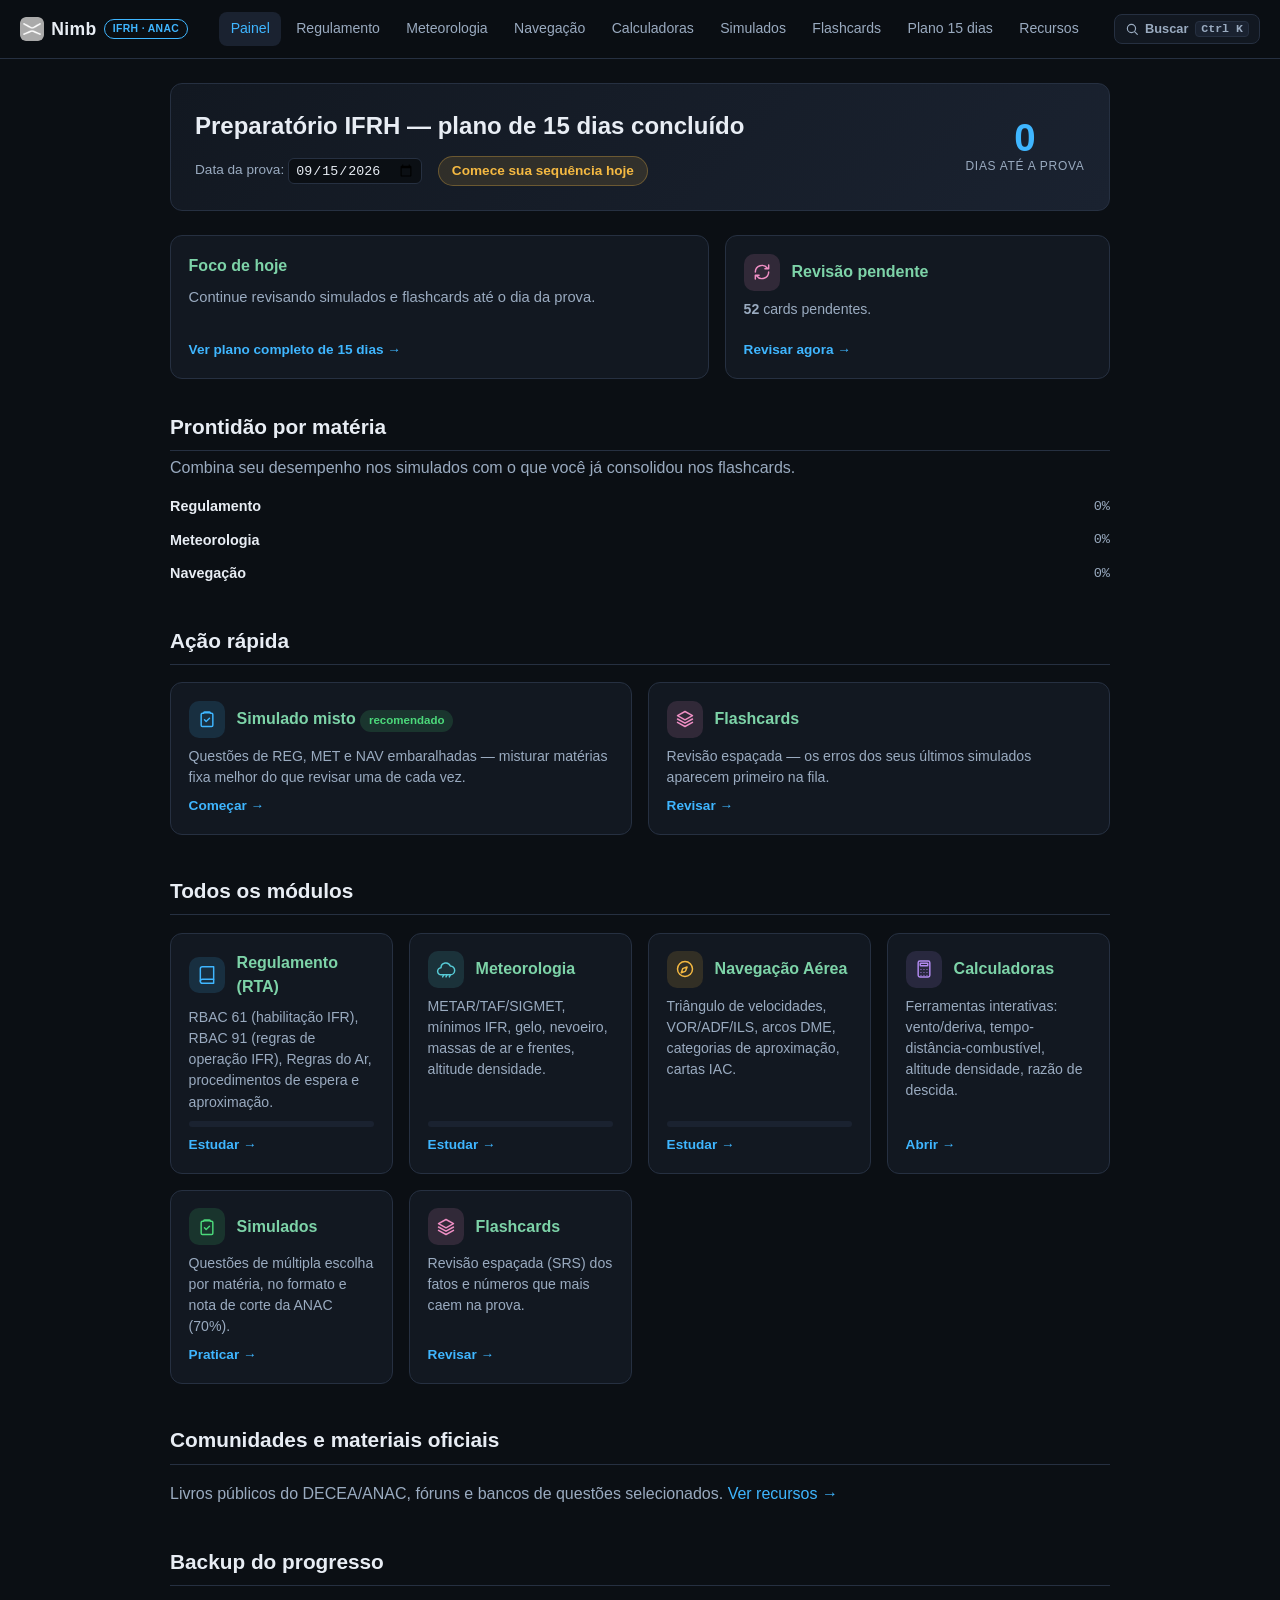
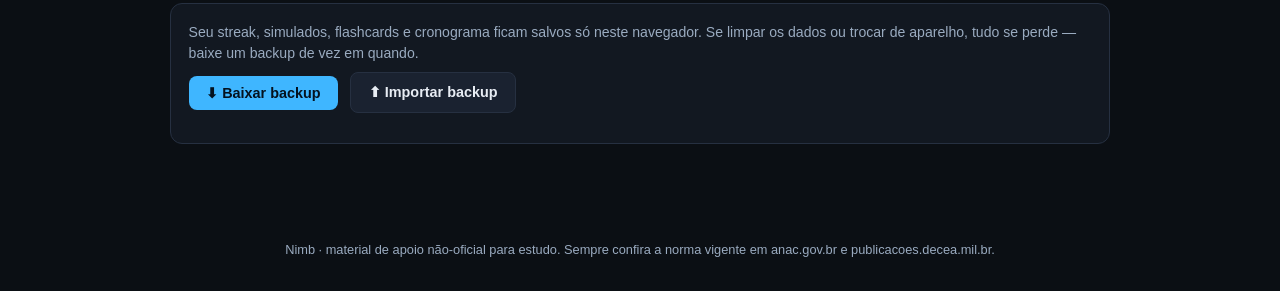
<file: painel.html>
<!DOCTYPE html>
<html lang="pt-BR">
<head>
<meta charset="UTF-8" />
<meta name="viewport" content="width=device-width, initial-scale=1.0" />
<title>Hoje — Nimb IFRH</title>
<link rel="icon" type="image/png" href="img/nexus-mark.png" />
<link rel="manifest" href="manifest.json" />
<meta name="theme-color" content="#0b0f14" />
<link rel="stylesheet" href="css/style.css?v=17" />
</head>
<body>
<a href="#conteudo" class="skip-link">Pular para o conteúdo</a>
<header class="topbar">
  <div class="brand">
    <img src="img/nexus-mark.png" alt="" width="24" height="24" style="border-radius:6px;" />
    Nimb <span class="tag">IFRH · ANAC</span>
  </div>
  <nav class="mainnav">
    <a href="painel.html">Painel</a>
    <a href="regulamento.html">Regulamento</a>
    <a href="meteorologia.html">Meteorologia</a>
    <a href="navegacao.html">Navegação</a>
    <a href="calculadoras.html">Calculadoras</a>
    <a href="quiz.html">Simulados</a>
    <a href="flashcards.html">Flashcards</a>
    <a href="plano.html">Plano 15 dias</a>
    <a href="recursos.html">Recursos</a>
  </nav>
    <button class="cmdk-trigger" onclick="openPalette()" type="button">
      <svg class="icon" viewBox="0 0 24 24" fill="none" stroke="currentColor" stroke-width="2" stroke-linecap="round" stroke-linejoin="round" aria-hidden="true"><circle cx="11" cy="11" r="7"/><path d="m21 21-4.3-4.3"/></svg>
      Buscar <kbd>Ctrl K</kbd>
    </button>
</header>

<main id="conteudo">
  <section class="hero">
    <div>
      <h1 id="day-title">Preparatório IFRH</h1>
      <p id="priority-banner" style="display:none; color:var(--text-dim); font-size:0.9rem; margin-top:0.4rem;"></p>
      <div style="margin-top:0.75rem; font-size:0.85rem; color:var(--text-dim); display:flex; align-items:center; gap:1rem; flex-wrap:wrap;">
        <span>Data da prova:
          <input type="date" id="exam-date-input" aria-label="Data da prova" style="background:var(--bg); color:var(--text); border:1px solid var(--border); border-radius:6px; padding:0.2rem 0.4rem;" />
        </span>
        <span class="streak-badge" id="streak-badge"></span>
      </div>
    </div>
    <div class="countdown" id="countdown"></div>
  </section>

  <div class="today-grid">
    <div class="card today-focus">
      <div class="card-head"><h3 id="focus-title">Foco de hoje</h3></div>
      <ul id="focus-tasks" class="focus-tasks"></ul>
      <a class="cta" href="plano.html">Ver plano completo de 15 dias →</a>
    </div>

    <div class="card today-review">
      <div class="card-head">
        <span class="icon-badge c-pink">
          <svg class="icon" viewBox="0 0 24 24" fill="none" stroke="currentColor" stroke-width="1.75" stroke-linecap="round" stroke-linejoin="round" aria-hidden="true"><path d="M4 12a8 8 0 0 1 14.5-4.5"/><path d="M20 3.5v4.5h-4.5"/><path d="M20 12a8 8 0 0 1-14.5 4.5"/><path d="M4 20.5V16h4.5"/></svg>
        </span>
        <h3>Revisão pendente</h3>
      </div>
      <p id="review-summary">Carregando...</p>
      <a class="cta" href="flashcards.html">Revisar agora →</a>
    </div>
  </div>

  <h2>Prontidão por matéria</h2>
  <p style="color:var(--text-dim); margin-top:-0.75rem;">Combina seu desempenho nos simulados com o que você já consolidou nos flashcards.</p>
  <div class="readiness-list" id="readiness-list"></div>

  <h2>Ação rápida</h2>
  <div class="grid">
    <div class="card">
      <div class="card-head">
        <span class="icon-badge c-blue">
          <svg class="icon" viewBox="0 0 24 24" fill="none" stroke="currentColor" stroke-width="1.75" stroke-linecap="round" stroke-linejoin="round" aria-hidden="true"><path d="M9 3.5h6a1 1 0 0 1 1 1V5h1.5A1.5 1.5 0 0 1 19 6.5v13a1.5 1.5 0 0 1-1.5 1.5h-11A1.5 1.5 0 0 1 5 19.5v-13A1.5 1.5 0 0 1 6.5 5H8v-.5a1 1 0 0 1 1-1Z"/><path d="M9 4.5h6"/><path d="m9 13 2 2 4-4"/></svg>
        </span>
        <h3>Simulado misto <span class="tag-pill" style="background:rgba(76,217,123,0.15); color:var(--ok);">recomendado</span></h3>
      </div>
      <p>Questões de REG, MET e NAV embaralhadas — misturar matérias fixa melhor do que revisar uma de cada vez.</p>
      <a class="cta" href="quiz.html?materia=todas">Começar →</a>
    </div>
    <div class="card">
      <div class="card-head">
        <span class="icon-badge c-pink">
          <svg class="icon" viewBox="0 0 24 24" fill="none" stroke="currentColor" stroke-width="1.75" stroke-linecap="round" stroke-linejoin="round" aria-hidden="true"><path d="M12 3 3 8l9 5 9-5-9-5Z"/><path d="m3 12 9 5 9-5"/><path d="m3 16 9 5 9-5"/></svg>
        </span>
        <h3>Flashcards</h3>
      </div>
      <p>Revisão espaçada — os erros dos seus últimos simulados aparecem primeiro na fila.</p>
      <a class="cta" href="flashcards.html">Revisar →</a>
    </div>
  </div>

  <h2>Todos os módulos</h2>
  <div class="grid">
    <div class="card">
      <div class="card-head">
        <span class="icon-badge c-blue">
          <svg class="icon" viewBox="0 0 24 24" fill="none" stroke="currentColor" stroke-width="1.75" stroke-linecap="round" stroke-linejoin="round" aria-hidden="true">
            <path d="M4 19.5A2.5 2.5 0 0 1 6.5 17H20"/>
            <path d="M4 4.5A2.5 2.5 0 0 1 6.5 2H20v20H6.5A2.5 2.5 0 0 1 4 19.5V4.5Z"/>
          </svg>
        </span>
        <h3>Regulamento (RTA)</h3>
      </div>
      <p>RBAC 61 (habilitação IFR), RBAC 91 (regras de operação IFR), Regras do Ar, procedimentos de espera e aproximação.</p>
      <div class="progress-bar"><div id="bar-regulamento" style="width:0%"></div></div>
      <a class="cta" href="regulamento.html">Estudar →</a>
    </div>
    <div class="card">
      <div class="card-head">
        <span class="icon-badge c-teal">
          <svg class="icon" viewBox="0 0 24 24" fill="none" stroke="currentColor" stroke-width="1.75" stroke-linecap="round" stroke-linejoin="round" aria-hidden="true">
            <path d="M6.5 19a4.3 4.3 0 0 1-.5-8.6 5.8 5.8 0 0 1 11.2-2A4.3 4.3 0 0 1 17 19H6.5Z"/>
            <path d="M8 21.5 9 19.5"/><path d="M12 21.5 13 19.5"/><path d="M16 21.5 17 19.5"/>
          </svg>
        </span>
        <h3>Meteorologia</h3>
      </div>
      <p>METAR/TAF/SIGMET, mínimos IFR, gelo, nevoeiro, massas de ar e frentes, altitude densidade.</p>
      <div class="progress-bar"><div id="bar-meteorologia" style="width:0%"></div></div>
      <a class="cta" href="meteorologia.html">Estudar →</a>
    </div>
    <div class="card">
      <div class="card-head">
        <span class="icon-badge c-amber">
          <svg class="icon" viewBox="0 0 24 24" fill="none" stroke="currentColor" stroke-width="1.75" stroke-linecap="round" stroke-linejoin="round" aria-hidden="true">
            <circle cx="12" cy="12" r="9"/>
            <path d="m14.5 9.5-1.7 4.7a1 1 0 0 1-.6.6l-4.7 1.7 1.7-4.7a1 1 0 0 1 .6-.6z"/>
          </svg>
        </span>
        <h3>Navegação Aérea</h3>
      </div>
      <p>Triângulo de velocidades, VOR/ADF/ILS, arcos DME, categorias de aproximação, cartas IAC.</p>
      <div class="progress-bar"><div id="bar-navegacao" style="width:0%"></div></div>
      <a class="cta" href="navegacao.html">Estudar →</a>
    </div>
    <div class="card">
      <div class="card-head">
        <span class="icon-badge c-purple">
          <svg class="icon" viewBox="0 0 24 24" fill="none" stroke="currentColor" stroke-width="1.75" stroke-linecap="round" stroke-linejoin="round" aria-hidden="true">
            <rect x="5" y="2.5" width="14" height="19" rx="2"/>
            <rect x="7.5" y="5" width="9" height="3.2" rx="0.6"/>
            <circle cx="8.4" cy="12.6" r="0.65" fill="currentColor" stroke="none"/>
            <circle cx="12" cy="12.6" r="0.65" fill="currentColor" stroke="none"/>
            <circle cx="15.6" cy="12.6" r="0.65" fill="currentColor" stroke="none"/>
            <circle cx="8.4" cy="16.1" r="0.65" fill="currentColor" stroke="none"/>
            <circle cx="12" cy="16.1" r="0.65" fill="currentColor" stroke="none"/>
            <circle cx="15.6" cy="16.1" r="0.65" fill="currentColor" stroke="none"/>
            <circle cx="8.4" cy="19.6" r="0.65" fill="currentColor" stroke="none"/>
            <circle cx="12" cy="19.6" r="0.65" fill="currentColor" stroke="none"/>
            <circle cx="15.6" cy="19.6" r="0.65" fill="currentColor" stroke="none"/>
          </svg>
        </span>
        <h3>Calculadoras</h3>
      </div>
      <p>Ferramentas interativas: vento/deriva, tempo-distância-combustível, altitude densidade, razão de descida.</p>
      <a class="cta" href="calculadoras.html">Abrir →</a>
    </div>
    <div class="card">
      <div class="card-head">
        <span class="icon-badge c-green">
          <svg class="icon" viewBox="0 0 24 24" fill="none" stroke="currentColor" stroke-width="1.75" stroke-linecap="round" stroke-linejoin="round" aria-hidden="true">
            <path d="M9 3.5h6a1 1 0 0 1 1 1V5h1.5A1.5 1.5 0 0 1 19 6.5v13a1.5 1.5 0 0 1-1.5 1.5h-11A1.5 1.5 0 0 1 5 19.5v-13A1.5 1.5 0 0 1 6.5 5H8v-.5a1 1 0 0 1 1-1Z"/>
            <path d="M9 4.5h6"/>
            <path d="m9 13 2 2 4-4"/>
          </svg>
        </span>
        <h3>Simulados</h3>
      </div>
      <p>Questões de múltipla escolha por matéria, no formato e nota de corte da ANAC (70%).</p>
      <a class="cta" href="quiz.html">Praticar →</a>
    </div>
    <div class="card">
      <div class="card-head">
        <span class="icon-badge c-pink">
          <svg class="icon" viewBox="0 0 24 24" fill="none" stroke="currentColor" stroke-width="1.75" stroke-linecap="round" stroke-linejoin="round" aria-hidden="true">
            <path d="M12 3 3 8l9 5 9-5-9-5Z"/>
            <path d="m3 12 9 5 9-5"/>
            <path d="m3 16 9 5 9-5"/>
          </svg>
        </span>
        <h3>Flashcards</h3>
      </div>
      <p>Revisão espaçada (SRS) dos fatos e números que mais caem na prova.</p>
      <a class="cta" href="flashcards.html">Revisar →</a>
    </div>
  </div>

  <h2>Comunidades e materiais oficiais</h2>
  <p style="color:var(--text-dim)">Livros públicos do DECEA/ANAC, fóruns e bancos de questões selecionados.
  <a href="recursos.html">Ver recursos →</a></p>

  <h2>Backup do progresso</h2>
  <div class="card backup-card">
    <p style="margin-top:0;">Seu streak, simulados, flashcards e cronograma ficam salvos só neste navegador. Se limpar os dados ou trocar de aparelho, tudo se perde — baixe um backup de vez em quando.</p>
    <div class="field-row" style="align-items:center;">
      <button onclick="exportProgress()">⬇ Baixar backup</button>
      <label class="btn secondary" style="cursor:pointer; display:inline-flex; align-items:center;">
        ⬆ Importar backup
        <input type="file" accept="application/json" id="import-file" style="display:none" onchange="handleImportFile(this)" />
      </label>
      <span id="import-status" style="font-size:0.85rem; color:var(--text-dim);"></span>
    </div>
  </div>
</main>

<footer>Nimb · material de apoio não-oficial para estudo. Sempre confira a norma vigente em anac.gov.br e publicacoes.decea.mil.br.</footer>

<script src="js/app.js?v=17"></script>
<script src="js/palette.js?v=17"></script>
<script src="js/srs.js?v=17"></script>
<script>
renderCountdown("countdown");
const input = document.getElementById("exam-date-input");
input.value = getExamDate();
input.addEventListener("change", () => { setExamDate(input.value); renderCountdown("countdown"); loadToday(); });

["regulamento", "meteorologia", "navegacao"].forEach((m) => {
  const el = document.getElementById("bar-" + m);
  if (el) el.style.width = materiaProgressPct(m) + "%";
});

const MATERIA_LABEL = { regulamento: "Regulamento", meteorologia: "Meteorologia", navegacao: "Navegação" };
const priority = getJSON(STORE_KEYS.priority, null);
if (priority && MATERIA_LABEL[priority]) {
  const banner = document.getElementById("priority-banner");
  banner.style.display = "block";
  banner.innerHTML = `Você priorizou <strong>${MATERIA_LABEL[priority]}</strong> no onboarding — <a href="${priority}.html">comece por aí →</a>`;
}

function renderStreak() {
  const s = getStreak();
  const el = document.getElementById("streak-badge");
  if (s.count > 0) {
    el.innerHTML = `🔥 <strong>${s.count}</strong> dia${s.count > 1 ? "s" : ""} seguido${s.count > 1 ? "s" : ""} de estudo`;
  } else {
    el.innerHTML = `Comece sua sequência hoje`;
  }
}

async function loadToday() {
  const res = await fetch("data/plano.json");
  const plano = await res.json();
  const todayDay = 16 - daysUntilExam();
  const day = plano.find((d) => d.dia === todayDay);
  const titleEl = document.getElementById("day-title");
  const focusTitle = document.getElementById("focus-title");
  const tasksEl = document.getElementById("focus-tasks");

  if (!day) {
    titleEl.textContent = daysUntilExam() > 15 ? "Preparatório IFRH — ainda faltam dias para o plano começar" : "Preparatório IFRH — plano de 15 dias concluído";
    focusTitle.textContent = "Foco de hoje";
    tasksEl.innerHTML = `<li style="color:var(--text-dim)">${daysUntilExam() > 15 ? "Ajuste a data da prova acima para alinhar o cronograma de 15 dias, ou já comece pelos módulos abaixo." : "Continue revisando simulados e flashcards até o dia da prova."}</li>`;
    return;
  }

  titleEl.textContent = `Dia ${day.dia} de 15 — ${day.foco}`;
  focusTitle.textContent = `Foco de hoje (dia ${day.dia})`;
  const checklist = getJSON(STORE_KEYS.plano, {});
  const done = checklist[day.dia] || [];
  tasksEl.innerHTML = day.tarefas.map((t, i) => `
    <li class="${done.includes(i) ? "done" : ""}">
      <label style="cursor:pointer; display:flex; gap:0.5rem; align-items:flex-start;">
        <input type="checkbox" ${done.includes(i) ? "checked" : ""} onchange="toggleTodayTask(${day.dia}, ${i})" />
        <span>${t}</span>
      </label>
    </li>`).join("");
}

function toggleTodayTask(dia, idx) {
  const checklist = getJSON(STORE_KEYS.plano, {});
  const arr = checklist[dia] || [];
  const pos = arr.indexOf(idx);
  if (pos >= 0) arr.splice(pos, 1); else arr.push(idx);
  checklist[dia] = arr;
  setJSON(STORE_KEYS.plano, checklist);
  recordActivity();
  renderStreak();
  loadToday();
}

async function loadReview() {
  const res = await fetch("data/flashcards.json");
  const base = await res.json();
  const missed = getMissedCards();
  const all = [...missed, ...base];
  const s = srsStats(all);
  const missedDue = dueCards(missed).length;
  const summary = document.getElementById("review-summary");
  if (s.due === 0) {
    summary.textContent = "Tudo em dia! Nenhum flashcard pendente agora.";
  } else {
    summary.innerHTML = `<strong>${s.due}</strong> card${s.due > 1 ? "s" : ""} pendente${s.due > 1 ? "s" : ""}` +
      (missedDue > 0 ? `, incluindo <strong style="color:var(--danger)">${missedDue}</strong> de erros recentes de simulado` : "") + ".";
  }
  return all;
}

async function loadReadiness(flashAll) {
  const subjects = [
    { key: "regulamento", label: "Regulamento" },
    { key: "meteorologia", label: "Meteorologia" },
    { key: "navegacao", label: "Navegação" },
  ];
  const list = document.getElementById("readiness-list");
  list.innerHTML = subjects.map((s) => {
    const cardsForSubject = flashAll.filter((c) => c.materia === s.key);
    const pct = getReadiness(s.key, cardsForSubject);
    return `
      <div class="readiness-row">
        <span class="readiness-label">${s.label}</span>
        <div class="progress-bar readiness-bar"><div style="width:${pct}%"></div></div>
        <span class="readiness-pct">${pct}%</span>
      </div>`;
  }).join("");
}

function handleImportFile(input) {
  const file = input.files[0];
  const status = document.getElementById("import-status");
  if (!file) return;
  importProgressFile(file, (err) => {
    if (err) {
      status.style.color = "var(--danger)";
      status.textContent = "Erro: " + err.message;
    } else {
      status.style.color = "var(--ok)";
      status.textContent = "Importado! Recarregando...";
      setTimeout(() => location.reload(), 900);
    }
  });
  input.value = "";
}

(async function init() {
  renderStreak();
  await loadToday();
  const flashAll = await loadReview();
  await loadReadiness(flashAll);
})();
</script>
</body>
</html>
</file>
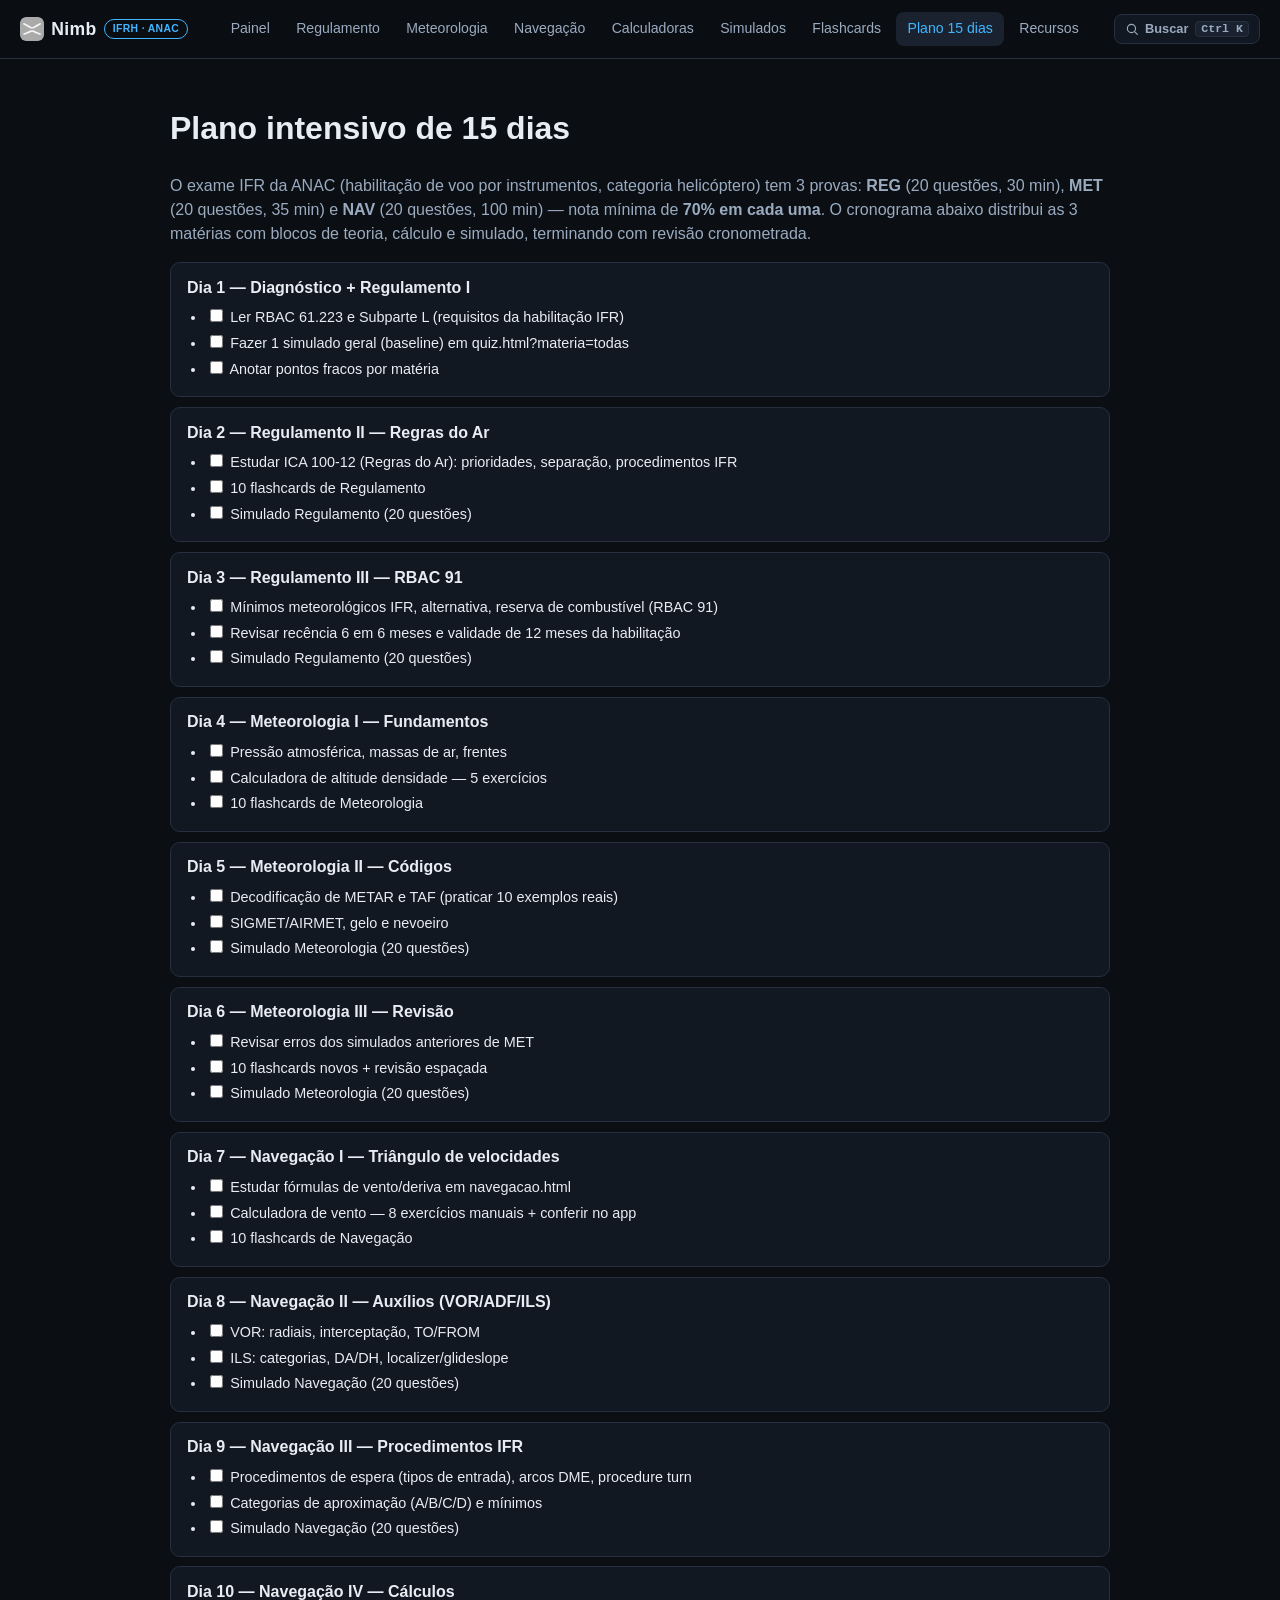
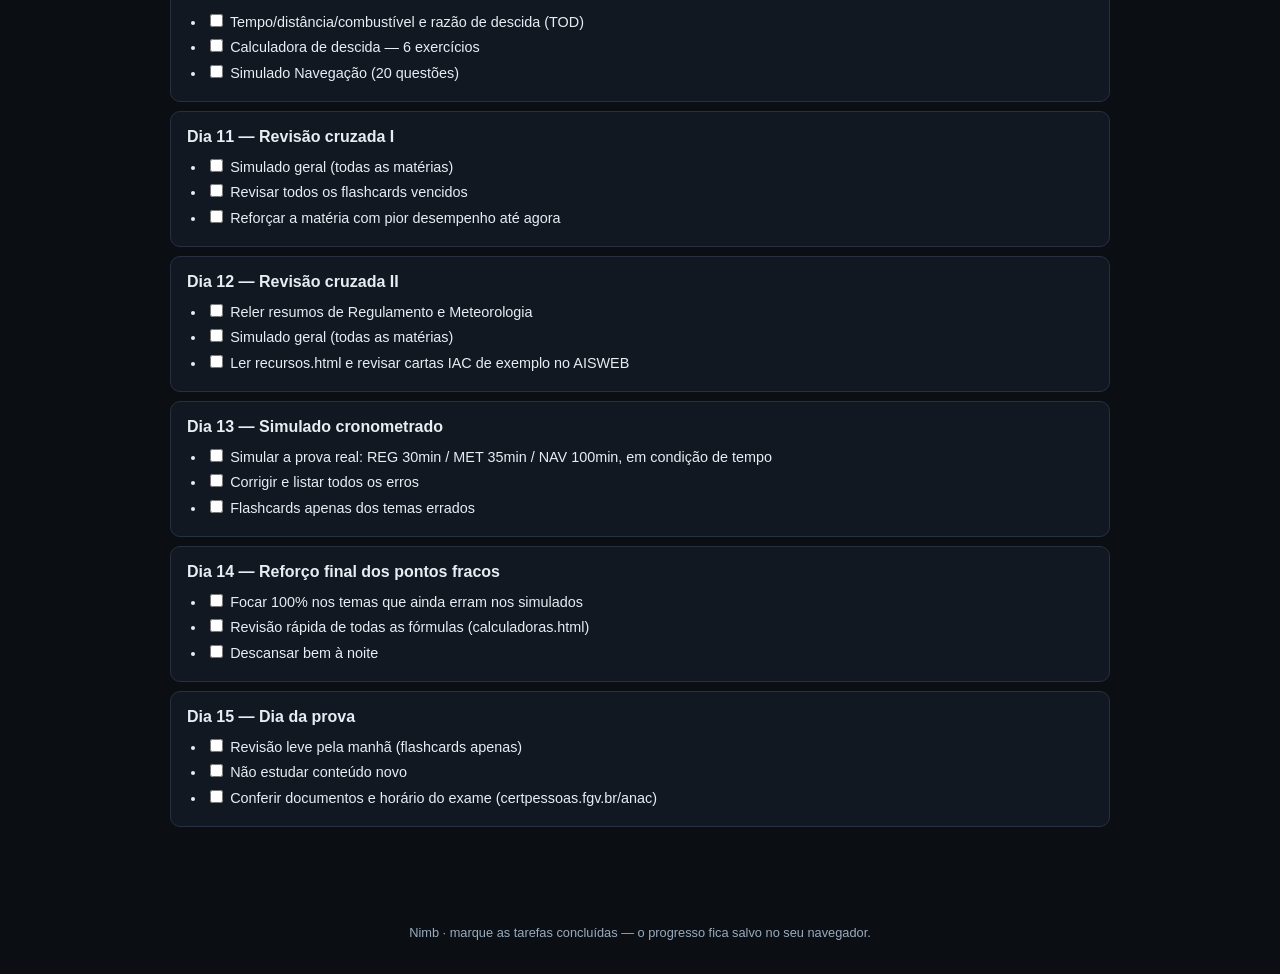
<file: plano.html>
<!DOCTYPE html>
<html lang="pt-BR">
<head>
<meta charset="UTF-8" />
<meta name="viewport" content="width=device-width, initial-scale=1.0" />
<title>Plano de 15 dias — Nimb IFRH</title>
<link rel="icon" type="image/png" href="img/nexus-mark.png" />
<link rel="manifest" href="manifest.json" />
<meta name="theme-color" content="#0b0f14" />
<link rel="stylesheet" href="css/style.css?v=17" />
</head>
<body>
<a href="#conteudo" class="skip-link">Pular para o conteúdo</a>
<header class="topbar">
  <div class="brand">
    <img src="img/nexus-mark.png" alt="" width="24" height="24" style="border-radius:6px;" />
    Nimb <span class="tag">IFRH · ANAC</span>
  </div>
  <nav class="mainnav">
    <a href="painel.html">Painel</a>
    <a href="regulamento.html">Regulamento</a>
    <a href="meteorologia.html">Meteorologia</a>
    <a href="navegacao.html">Navegação</a>
    <a href="calculadoras.html">Calculadoras</a>
    <a href="quiz.html">Simulados</a>
    <a href="flashcards.html">Flashcards</a>
    <a href="plano.html" class="active">Plano 15 dias</a>
    <a href="recursos.html">Recursos</a>
  </nav>
    <button class="cmdk-trigger" onclick="openPalette()" type="button">
      <svg class="icon" viewBox="0 0 24 24" fill="none" stroke="currentColor" stroke-width="2" stroke-linecap="round" stroke-linejoin="round" aria-hidden="true"><circle cx="11" cy="11" r="7"/><path d="m21 21-4.3-4.3"/></svg>
      Buscar <kbd>Ctrl K</kbd>
    </button>
</header>
<main id="conteudo">
  <h1>Plano intensivo de 15 dias</h1>
  <p style="color:var(--text-dim)">O exame IFR da ANAC (habilitação de voo por instrumentos, categoria helicóptero) tem 3 provas: <strong>REG</strong> (20 questões, 30 min), <strong>MET</strong> (20 questões, 35 min) e <strong>NAV</strong> (20 questões, 100 min) — nota mínima de <strong>70% em cada uma</strong>. O cronograma abaixo distribui as 3 matérias com blocos de teoria, cálculo e simulado, terminando com revisão cronometrada.</p>
  <div class="day-list" id="day-list"></div>
</main>
<footer>Nimb · marque as tarefas concluídas — o progresso fica salvo no seu navegador.</footer>
<script src="js/app.js?v=17"></script>
<script src="js/palette.js?v=17"></script>
<script>
async function loadPlano() {
  const res = await fetch("data/plano.json");
  const plano = await res.json();
  const checklist = getJSON(STORE_KEYS.plano, {});
  const list = document.getElementById("day-list");

  const start = new Date();
  const todayDay = 16 - daysUntilExam(); // day number within the 15-day plan, best-effort

  list.innerHTML = plano.map((d) => {
    const done = checklist[d.dia] || [];
    const isToday = d.dia === todayDay;
    return `
      <div class="day-item ${isToday ? "today" : ""}">
        <div class="day-head"><span>Dia ${d.dia} — ${d.foco}</span>${isToday ? '<span class="tag-pill">hoje</span>' : ""}</div>
        <ul>
          ${d.tarefas.map((t, i) => `
            <li class="${done.includes(i) ? "done" : ""}">
              <label style="cursor:pointer">
                <input type="checkbox" ${done.includes(i) ? "checked" : ""} onchange="toggleTask(${d.dia}, ${i})" />
                ${t}
              </label>
            </li>`).join("")}
        </ul>
      </div>`;
  }).join("");
}

function toggleTask(dia, idx) {
  const checklist = getJSON(STORE_KEYS.plano, {});
  const arr = checklist[dia] || [];
  const pos = arr.indexOf(idx);
  if (pos >= 0) arr.splice(pos, 1); else arr.push(idx);
  checklist[dia] = arr;
  setJSON(STORE_KEYS.plano, checklist);
  recordActivity();
  loadPlano();
}

loadPlano();
</script>
</body>
</html>
</file>
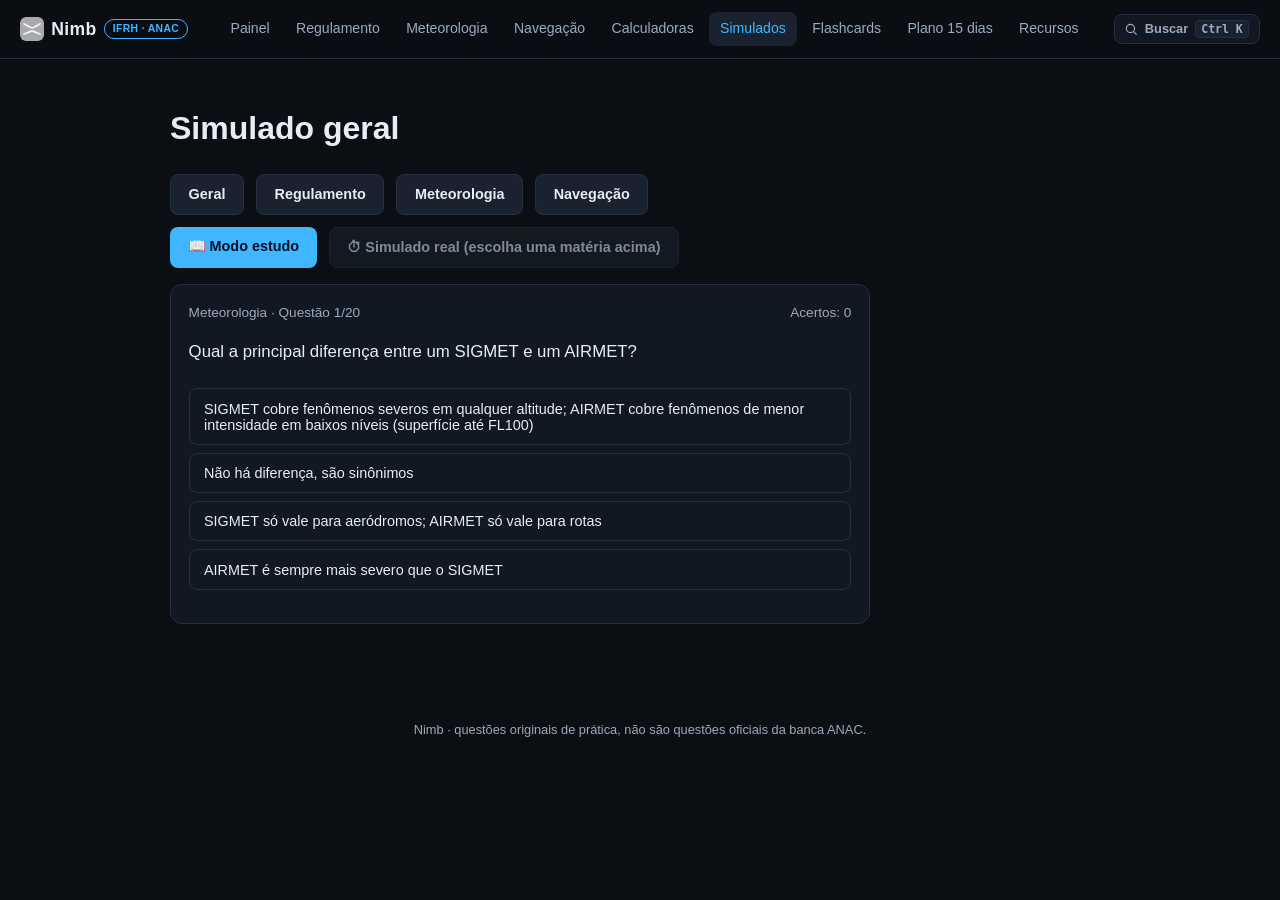
<file: quiz.html>
<!DOCTYPE html>
<html lang="pt-BR">
<head>
<meta charset="UTF-8" />
<meta name="viewport" content="width=device-width, initial-scale=1.0" />
<title>Simulados — Nimb IFRH</title>
<link rel="icon" type="image/png" href="img/nexus-mark.png" />
<link rel="manifest" href="manifest.json" />
<meta name="theme-color" content="#0b0f14" />
<link rel="stylesheet" href="css/style.css?v=17" />
</head>
<body>
<a href="#conteudo" class="skip-link">Pular para o conteúdo</a>
<header class="topbar">
  <div class="brand">
    <img src="img/nexus-mark.png" alt="" width="24" height="24" style="border-radius:6px;" />
    Nimb <span class="tag">IFRH · ANAC</span>
  </div>
  <nav class="mainnav">
    <a href="painel.html">Painel</a>
    <a href="regulamento.html">Regulamento</a>
    <a href="meteorologia.html">Meteorologia</a>
    <a href="navegacao.html">Navegação</a>
    <a href="calculadoras.html">Calculadoras</a>
    <a href="quiz.html" class="active">Simulados</a>
    <a href="flashcards.html">Flashcards</a>
    <a href="plano.html">Plano 15 dias</a>
    <a href="recursos.html">Recursos</a>
  </nav>
    <button class="cmdk-trigger" onclick="openPalette()" type="button">
      <svg class="icon" viewBox="0 0 24 24" fill="none" stroke="currentColor" stroke-width="2" stroke-linecap="round" stroke-linejoin="round" aria-hidden="true"><circle cx="11" cy="11" r="7"/><path d="m21 21-4.3-4.3"/></svg>
      Buscar <kbd>Ctrl K</kbd>
    </button>
</header>
<main id="conteudo">
  <h1 id="quiz-title">Simulado</h1>
  <div class="field-row" style="margin-bottom:0.75rem">
    <a class="btn secondary" href="quiz.html?materia=todas">Geral</a>
    <a class="btn secondary" href="quiz.html?materia=regulamento">Regulamento</a>
    <a class="btn secondary" href="quiz.html?materia=meteorologia">Meteorologia</a>
    <a class="btn secondary" href="quiz.html?materia=navegacao">Navegação</a>
  </div>
  <div class="field-row" id="mode-toggle" style="margin-bottom:1rem"></div>
  <div class="card" id="quiz-box" style="max-width:700px"></div>
  <div id="quiz-status" class="sr-only" aria-live="polite"></div>
</main>
<footer>Nimb · questões originais de prática, não são questões oficiais da banca ANAC.</footer>
<script src="js/app.js?v=17"></script>
<script src="js/palette.js?v=17"></script>
<script src="js/quiz.js?v=17"></script>
</body>
</html>
</file>
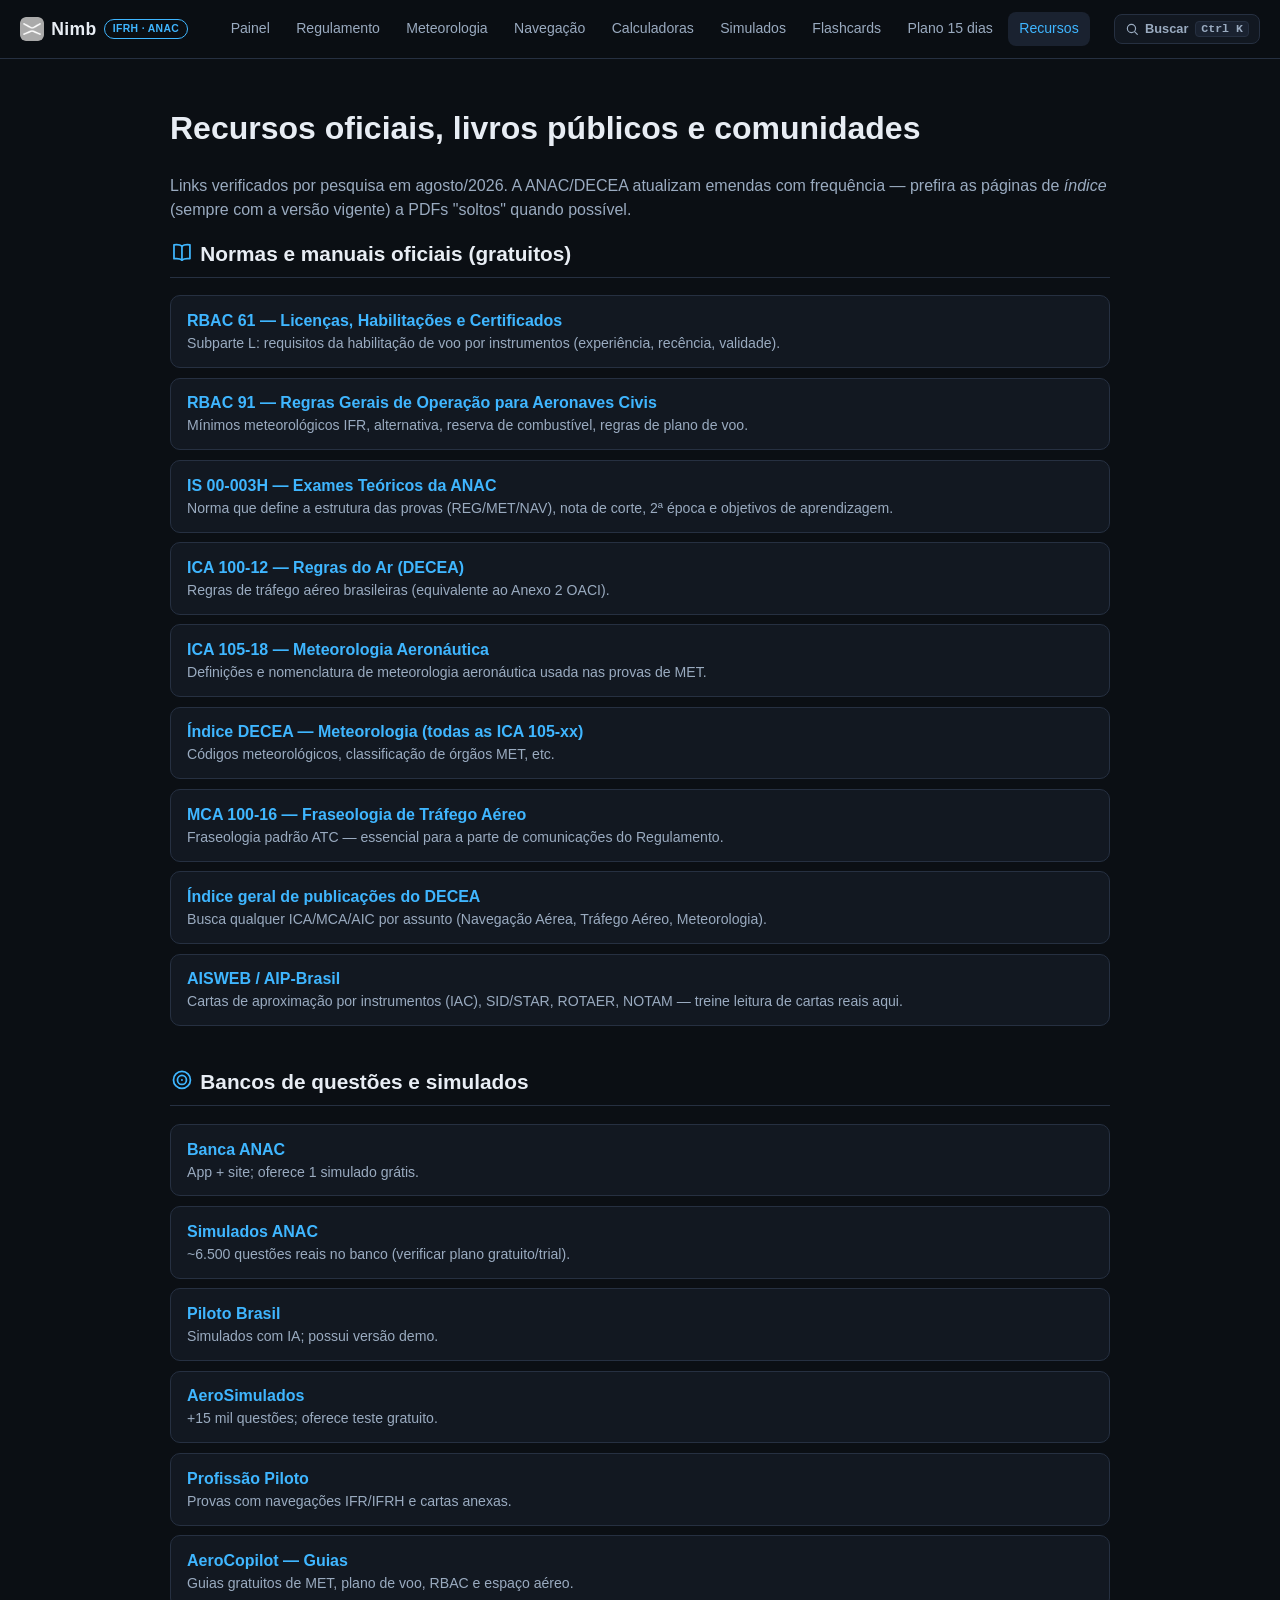
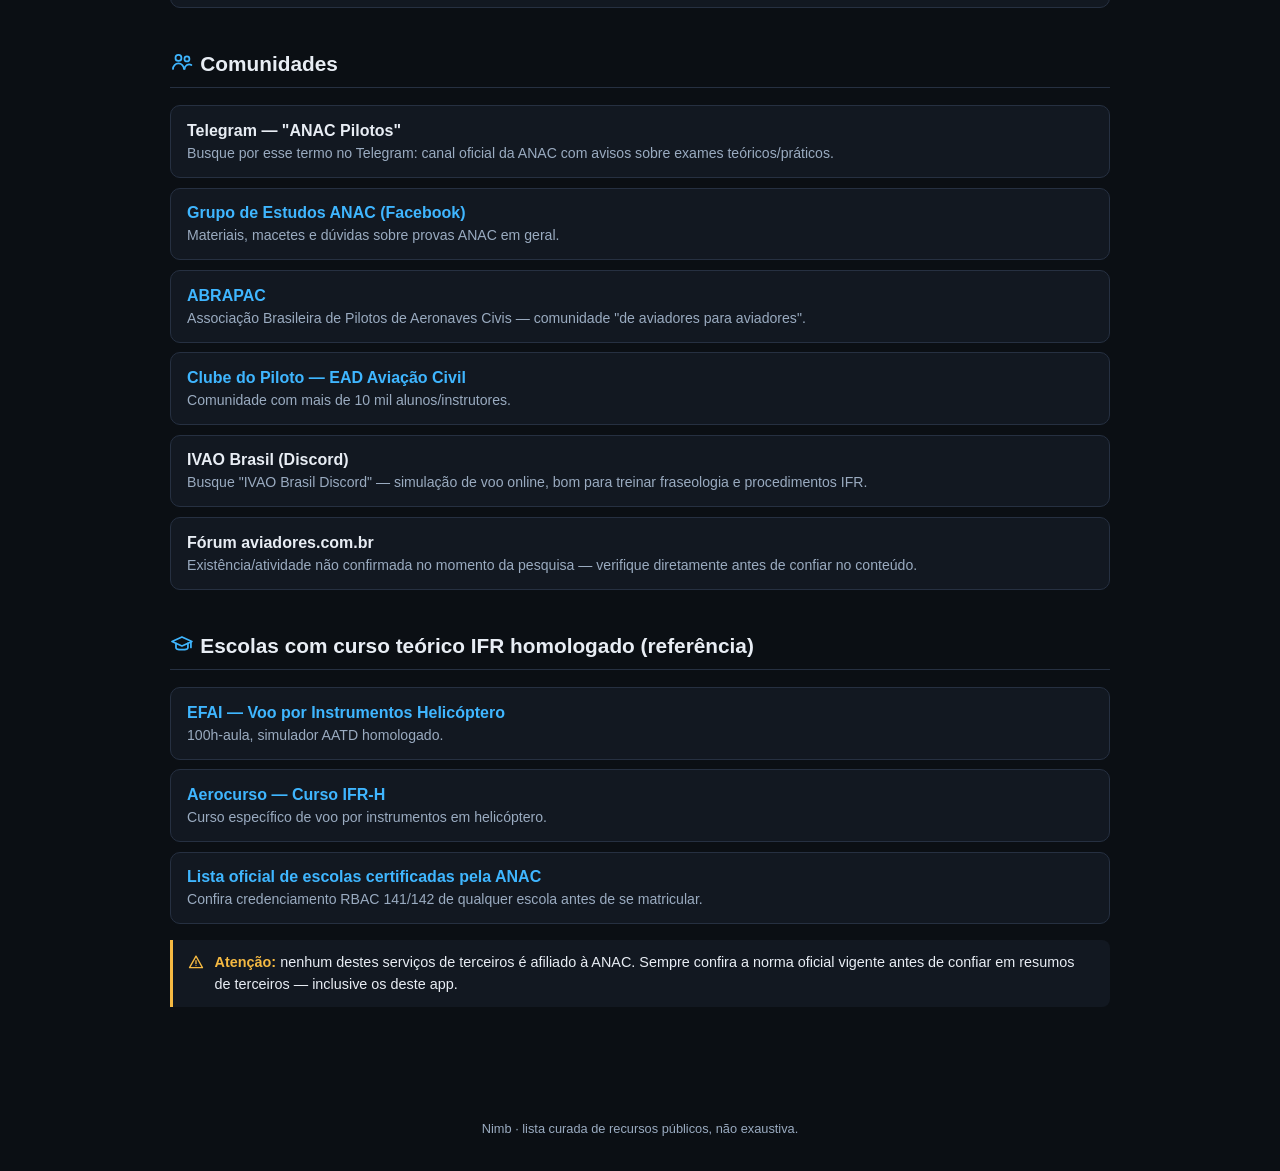
<file: recursos.html>
<!DOCTYPE html>
<html lang="pt-BR">
<head>
<meta charset="UTF-8" />
<meta name="viewport" content="width=device-width, initial-scale=1.0" />
<title>Recursos — Nimb IFRH</title>
<link rel="icon" type="image/png" href="img/nexus-mark.png" />
<link rel="manifest" href="manifest.json" />
<meta name="theme-color" content="#0b0f14" />
<link rel="stylesheet" href="css/style.css?v=17" />
</head>
<body>
<a href="#conteudo" class="skip-link">Pular para o conteúdo</a>
<header class="topbar">
  <div class="brand">
    <img src="img/nexus-mark.png" alt="" width="24" height="24" style="border-radius:6px;" />
    Nimb <span class="tag">IFRH · ANAC</span>
  </div>
  <nav class="mainnav">
    <a href="painel.html">Painel</a>
    <a href="regulamento.html">Regulamento</a>
    <a href="meteorologia.html">Meteorologia</a>
    <a href="navegacao.html">Navegação</a>
    <a href="calculadoras.html">Calculadoras</a>
    <a href="quiz.html">Simulados</a>
    <a href="flashcards.html">Flashcards</a>
    <a href="plano.html">Plano 15 dias</a>
    <a href="recursos.html" class="active">Recursos</a>
  </nav>
    <button class="cmdk-trigger" onclick="openPalette()" type="button">
      <svg class="icon" viewBox="0 0 24 24" fill="none" stroke="currentColor" stroke-width="2" stroke-linecap="round" stroke-linejoin="round" aria-hidden="true"><circle cx="11" cy="11" r="7"/><path d="m21 21-4.3-4.3"/></svg>
      Buscar <kbd>Ctrl K</kbd>
    </button>
</header>
<main id="conteudo">
  <h1>Recursos oficiais, livros públicos e comunidades</h1>
  <p style="color:var(--text-dim)">Links verificados por pesquisa em agosto/2026. A ANAC/DECEA atualizam emendas com frequência — prefira as páginas de <em>índice</em> (sempre com a versão vigente) a PDFs "soltos" quando possível.</p>

  <h2><svg class="icon icon-inline" viewBox="0 0 24 24" fill="none" stroke="currentColor" stroke-width="1.75" stroke-linecap="round" stroke-linejoin="round" aria-hidden="true"><path d="M12 6.2C10.4 4.8 7.8 4.3 4 4.8v14c3.8-.5 6.4 0 8 1.4 1.6-1.4 4.2-1.9 8-1.4v-14c-3.8-.5-6.4 0-8 1.4Z"/><line x1="12" y1="6.2" x2="12" y2="20.2"/></svg>Normas e manuais oficiais (gratuitos)</h2>
  <div class="resource-list">
    <div class="resource-item"><div class="r-title"><a href="https://www.anac.gov.br/assuntos/legislacao/legislacao-1/rbha-e-rbac/rbac/rbac-61" target="_blank" rel="noopener">RBAC 61 — Licenças, Habilitações e Certificados</a></div><div class="r-desc">Subparte L: requisitos da habilitação de voo por instrumentos (experiência, recência, validade).</div></div>
    <div class="resource-item"><div class="r-title"><a href="https://www.anac.gov.br/assuntos/legislacao/legislacao-1/rbha-e-rbac/rbac/rbac-91" target="_blank" rel="noopener">RBAC 91 — Regras Gerais de Operação para Aeronaves Civis</a></div><div class="r-desc">Mínimos meteorológicos IFR, alternativa, reserva de combustível, regras de plano de voo.</div></div>
    <div class="resource-item"><div class="r-title"><a href="https://www.anac.gov.br/assuntos/legislacao/legislacao-1/boletim-de-pessoal/2024/bps-v-19-no-53-30-12-2024-a-03-01-2025/is-00-003h/visualizar_ato_normativo" target="_blank" rel="noopener">IS 00-003H — Exames Teóricos da ANAC</a></div><div class="r-desc">Norma que define a estrutura das provas (REG/MET/NAV), nota de corte, 2ª época e objetivos de aprendizagem.</div></div>
    <div class="resource-item"><div class="r-title"><a href="https://publicacoes.decea.mil.br/publicacao/ica-100-12" target="_blank" rel="noopener">ICA 100-12 — Regras do Ar (DECEA)</a></div><div class="r-desc">Regras de tráfego aéreo brasileiras (equivalente ao Anexo 2 OACI).</div></div>
    <div class="resource-item"><div class="r-title"><a href="https://publicacoes.decea.mil.br/publicacao/ica-105-18" target="_blank" rel="noopener">ICA 105-18 — Meteorologia Aeronáutica</a></div><div class="r-desc">Definições e nomenclatura de meteorologia aeronáutica usada nas provas de MET.</div></div>
    <div class="resource-item"><div class="r-title"><a href="https://publicacoes.decea.mil.br/assunto/Meteorologia" target="_blank" rel="noopener">Índice DECEA — Meteorologia (todas as ICA 105-xx)</a></div><div class="r-desc">Códigos meteorológicos, classificação de órgãos MET, etc.</div></div>
    <div class="resource-item"><div class="r-title"><a href="https://publicacoes.decea.mil.br/publicacao/mca-100-16" target="_blank" rel="noopener">MCA 100-16 — Fraseologia de Tráfego Aéreo</a></div><div class="r-desc">Fraseologia padrão ATC — essencial para a parte de comunicações do Regulamento.</div></div>
    <div class="resource-item"><div class="r-title"><a href="https://publicacoes.decea.mil.br/publicacao/indice" target="_blank" rel="noopener">Índice geral de publicações do DECEA</a></div><div class="r-desc">Busca qualquer ICA/MCA/AIC por assunto (Navegação Aérea, Tráfego Aéreo, Meteorologia).</div></div>
    <div class="resource-item"><div class="r-title"><a href="https://aisweb.decea.mil.br/?i=publicacoes&p=aip" target="_blank" rel="noopener">AISWEB / AIP-Brasil</a></div><div class="r-desc">Cartas de aproximação por instrumentos (IAC), SID/STAR, ROTAER, NOTAM — treine leitura de cartas reais aqui.</div></div>
  </div>

  <h2><svg class="icon icon-inline" viewBox="0 0 24 24" fill="none" stroke="currentColor" stroke-width="1.75" stroke-linecap="round" stroke-linejoin="round" aria-hidden="true"><circle cx="12" cy="12" r="8.5"/><circle cx="12" cy="12" r="4.5"/><circle cx="12" cy="12" r="1" fill="currentColor" stroke="none"/></svg>Bancos de questões e simulados</h2>
  <div class="resource-list">
    <div class="resource-item"><div class="r-title"><a href="https://bancaanac.com.br/" target="_blank" rel="noopener">Banca ANAC</a></div><div class="r-desc">App + site; oferece 1 simulado grátis.</div></div>
    <div class="resource-item"><div class="r-title"><a href="https://simuladosanac.com/" target="_blank" rel="noopener">Simulados ANAC</a></div><div class="r-desc">~6.500 questões reais no banco (verificar plano gratuito/trial).</div></div>
    <div class="resource-item"><div class="r-title"><a href="https://pilotobrasil.com.br/" target="_blank" rel="noopener">Piloto Brasil</a></div><div class="r-desc">Simulados com IA; possui versão demo.</div></div>
    <div class="resource-item"><div class="r-title"><a href="https://www.aerosimulados.com.br/" target="_blank" rel="noopener">AeroSimulados</a></div><div class="r-desc">+15 mil questões; oferece teste gratuito.</div></div>
    <div class="resource-item"><div class="r-title"><a href="https://profissaopiloto.com.br/" target="_blank" rel="noopener">Profissão Piloto</a></div><div class="r-desc">Provas com navegações IFR/IFRH e cartas anexas.</div></div>
    <div class="resource-item"><div class="r-title"><a href="https://www.aerocopilot.ia.br/guias" target="_blank" rel="noopener">AeroCopilot — Guias</a></div><div class="r-desc">Guias gratuitos de MET, plano de voo, RBAC e espaço aéreo.</div></div>
  </div>

  <h2><svg class="icon icon-inline" viewBox="0 0 24 24" fill="none" stroke="currentColor" stroke-width="1.75" stroke-linecap="round" stroke-linejoin="round" aria-hidden="true"><circle cx="8.5" cy="8" r="3"/><path d="M3 19a5.5 5.5 0 0 1 11 0"/><circle cx="17" cy="9" r="2.5"/><path d="M14.7 19a4.5 4.5 0 0 1 6.8-3.9"/></svg>Comunidades</h2>
  <div class="resource-list">
    <div class="resource-item"><div class="r-title">Telegram — "ANAC Pilotos"</div><div class="r-desc">Busque por esse termo no Telegram: canal oficial da ANAC com avisos sobre exames teóricos/práticos.</div></div>
    <div class="resource-item"><div class="r-title"><a href="https://aviacaototal.wordpress.com/grupo-de-estudos-anac/" target="_blank" rel="noopener">Grupo de Estudos ANAC (Facebook)</a></div><div class="r-desc">Materiais, macetes e dúvidas sobre provas ANAC em geral.</div></div>
    <div class="resource-item"><div class="r-title"><a href="https://www.pilotos.org.br/" target="_blank" rel="noopener">ABRAPAC</a></div><div class="r-desc">Associação Brasileira de Pilotos de Aeronaves Civis — comunidade "de aviadores para aviadores".</div></div>
    <div class="resource-item"><div class="r-title"><a href="https://eadaviacaocivil.com/clube-do-piloto-home/" target="_blank" rel="noopener">Clube do Piloto — EAD Aviação Civil</a></div><div class="r-desc">Comunidade com mais de 10 mil alunos/instrutores.</div></div>
    <div class="resource-item"><div class="r-title">IVAO Brasil (Discord)</div><div class="r-desc">Busque "IVAO Brasil Discord" — simulação de voo online, bom para treinar fraseologia e procedimentos IFR.</div></div>
    <div class="resource-item"><div class="r-title">Fórum aviadores.com.br</div><div class="r-desc">Existência/atividade não confirmada no momento da pesquisa — verifique diretamente antes de confiar no conteúdo.</div></div>
  </div>

  <h2><svg class="icon icon-inline" viewBox="0 0 24 24" fill="none" stroke="currentColor" stroke-width="1.75" stroke-linecap="round" stroke-linejoin="round" aria-hidden="true"><path d="M2 9.5 12 5l10 4.5-10 4.5-10-4.5Z"/><path d="M6 11.5v4.3c0 1.1 2.7 2 6 2s6-.9 6-2v-4.3"/><path d="M21 9.9v5.6"/></svg>Escolas com curso teórico IFR homologado (referência)</h2>
  <div class="resource-list">
    <div class="resource-item"><div class="r-title"><a href="https://efai.com.br/index.php/curso/detalhes/4" target="_blank" rel="noopener">EFAI — Voo por Instrumentos Helicóptero</a></div><div class="r-desc">100h-aula, simulador AATD homologado.</div></div>
    <div class="resource-item"><div class="r-title"><a href="https://www.aerocurso.com/cursoifrh" target="_blank" rel="noopener">Aerocurso — Curso IFR-H</a></div><div class="r-desc">Curso específico de voo por instrumentos em helicóptero.</div></div>
    <div class="resource-item"><div class="r-title"><a href="https://www.gov.br/anac/pt-br/assuntos/regulados/organizacoes-de-instrucao/relacao-de-cursos-e-escolas-certificadas-pela-anac" target="_blank" rel="noopener">Lista oficial de escolas certificadas pela ANAC</a></div><div class="r-desc">Confira credenciamento RBAC 141/142 de qualquer escola antes de se matricular.</div></div>
  </div>

  <div class="note warn">
    <strong>Atenção:</strong> nenhum destes serviços de terceiros é afiliado à ANAC. Sempre confira a norma oficial vigente antes de confiar em resumos de terceiros — inclusive os deste app.
  </div>
</main>
<footer>Nimb · lista curada de recursos públicos, não exaustiva.</footer>
<script src="js/app.js?v=17"></script>
<script src="js/palette.js?v=17"></script>
</body>
</html>
</file>
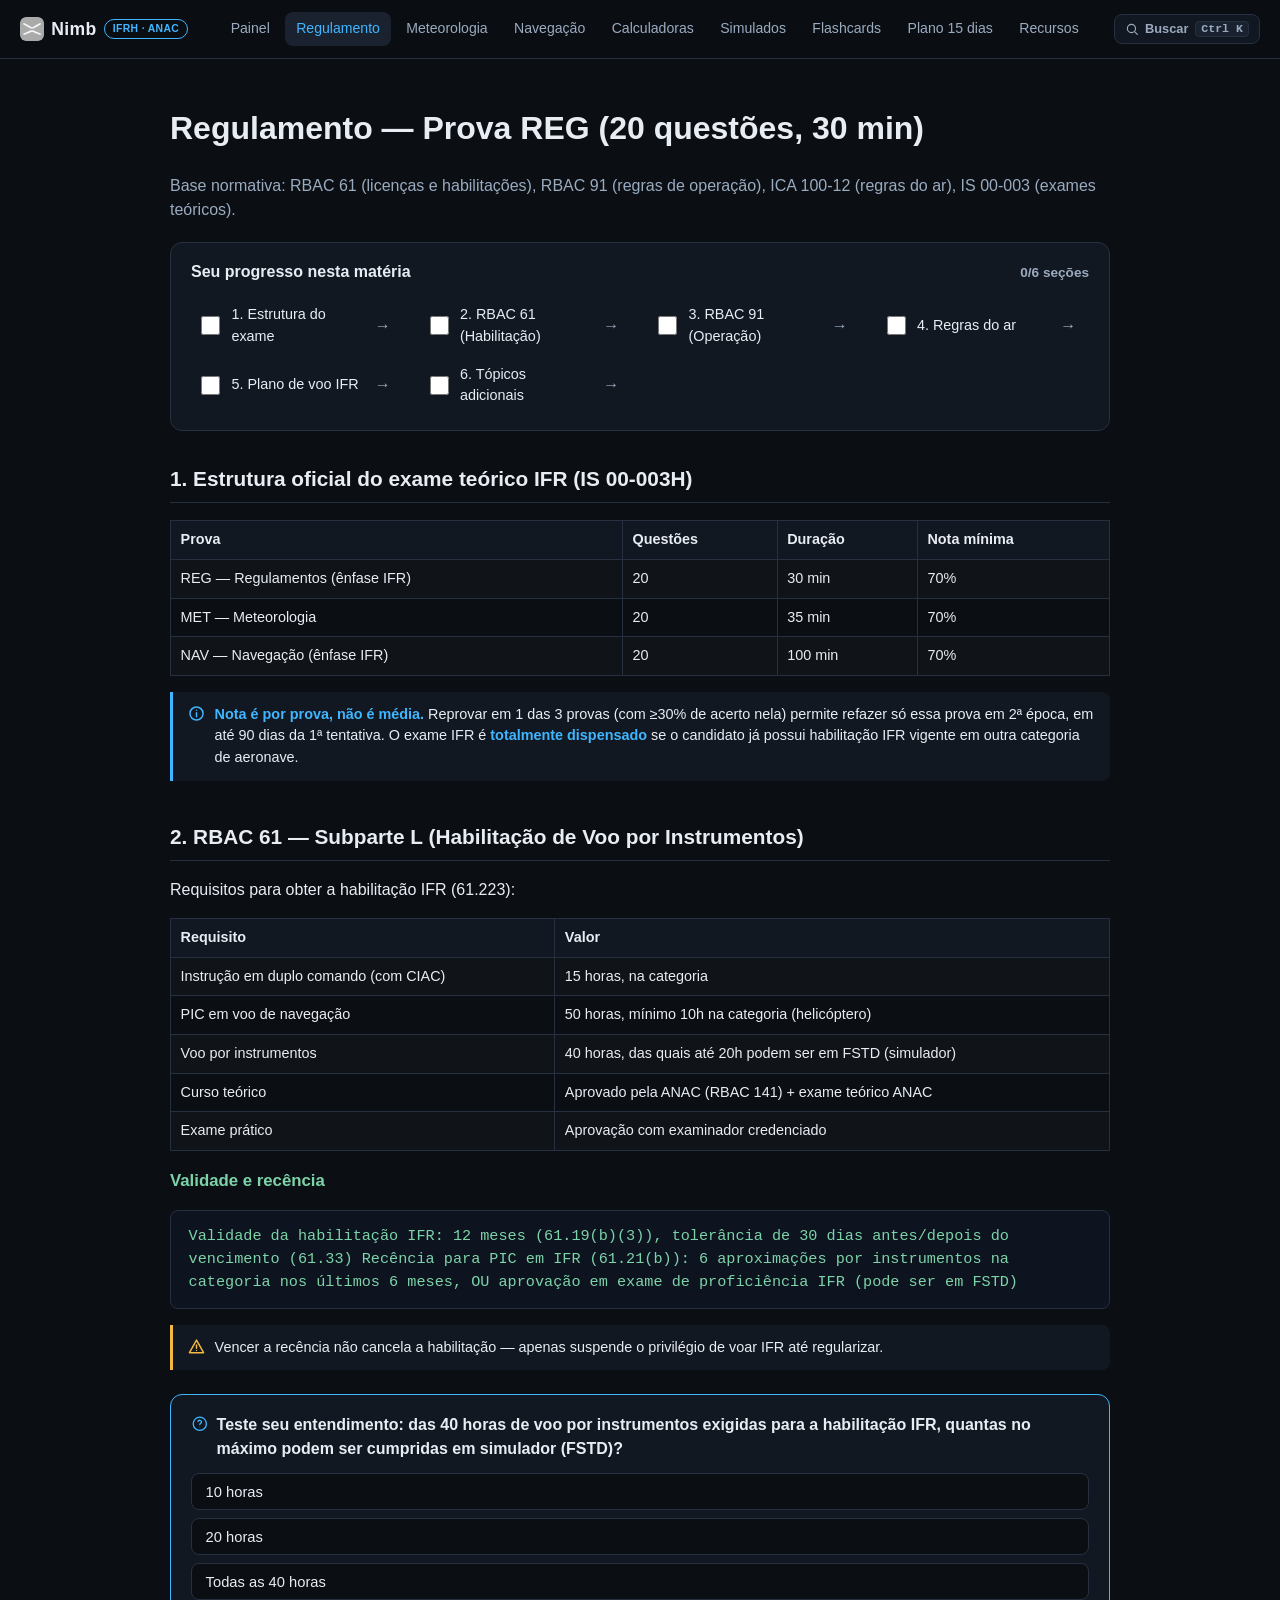
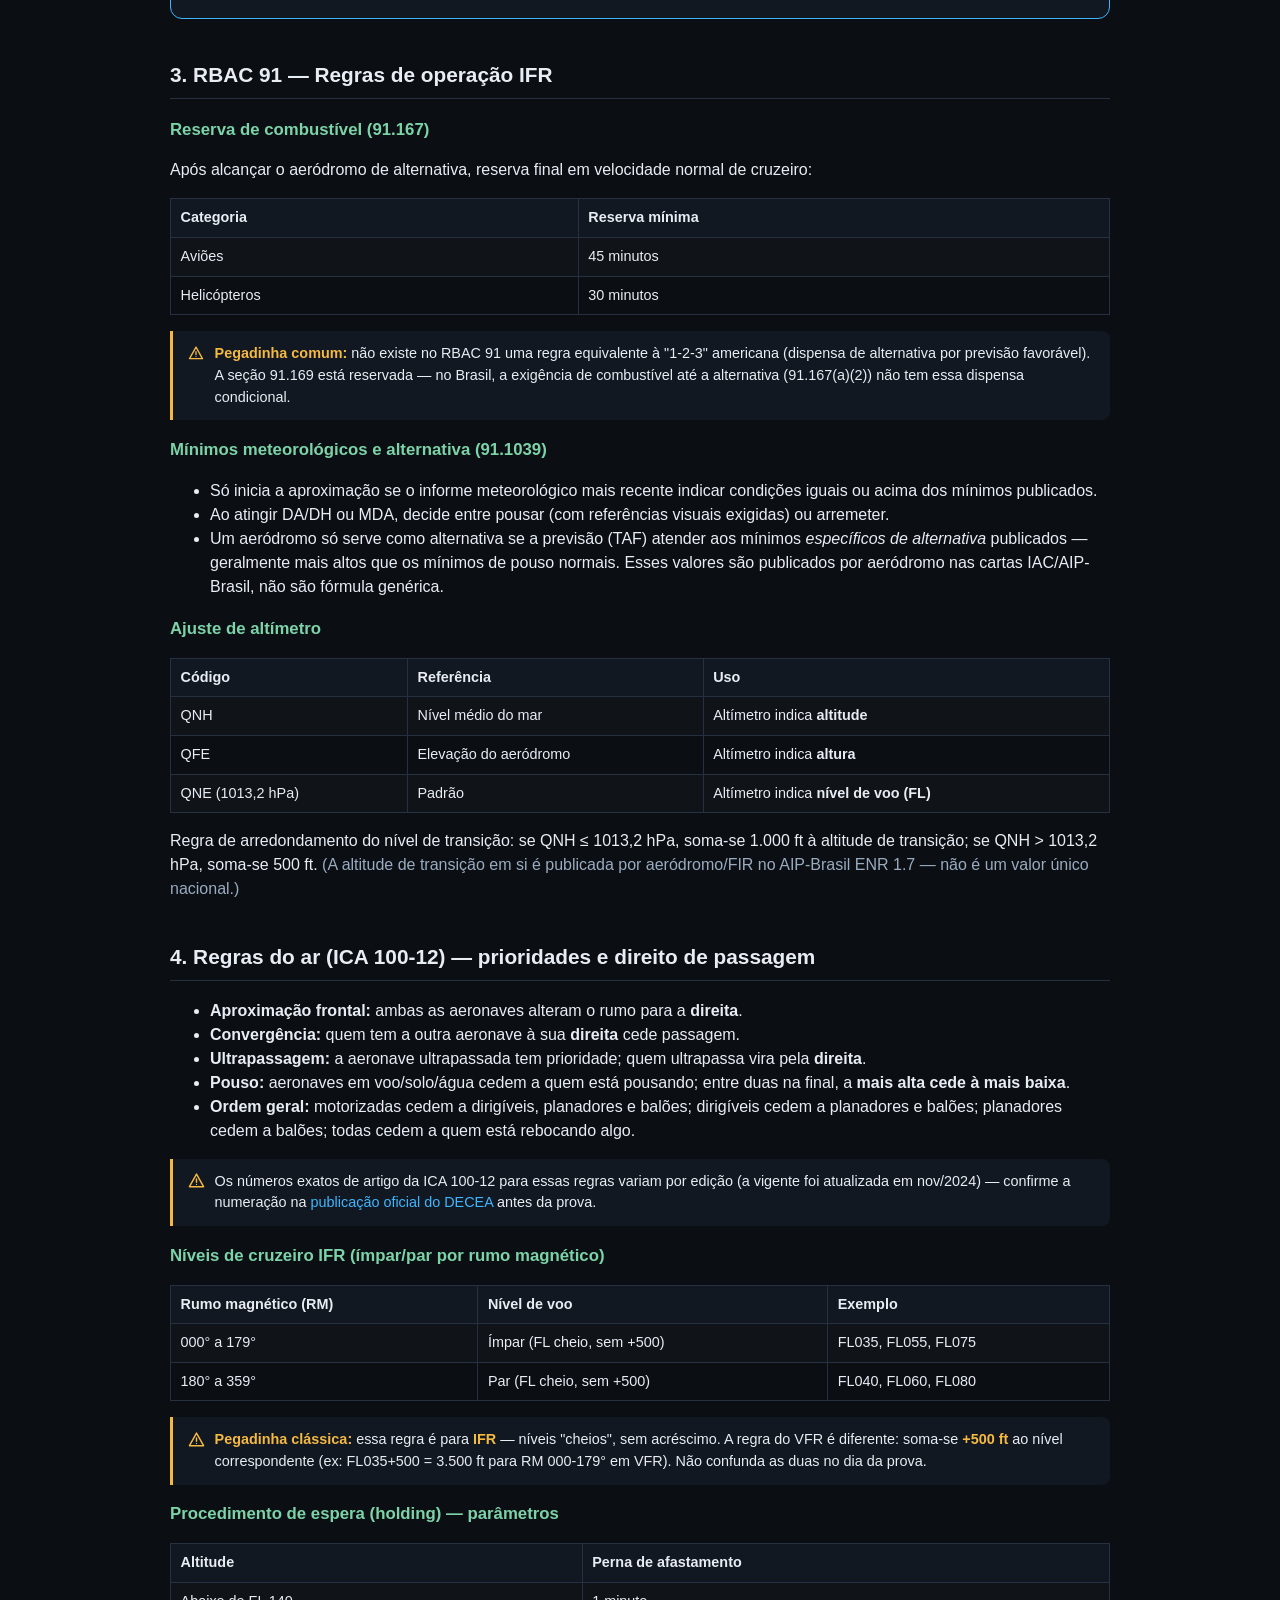
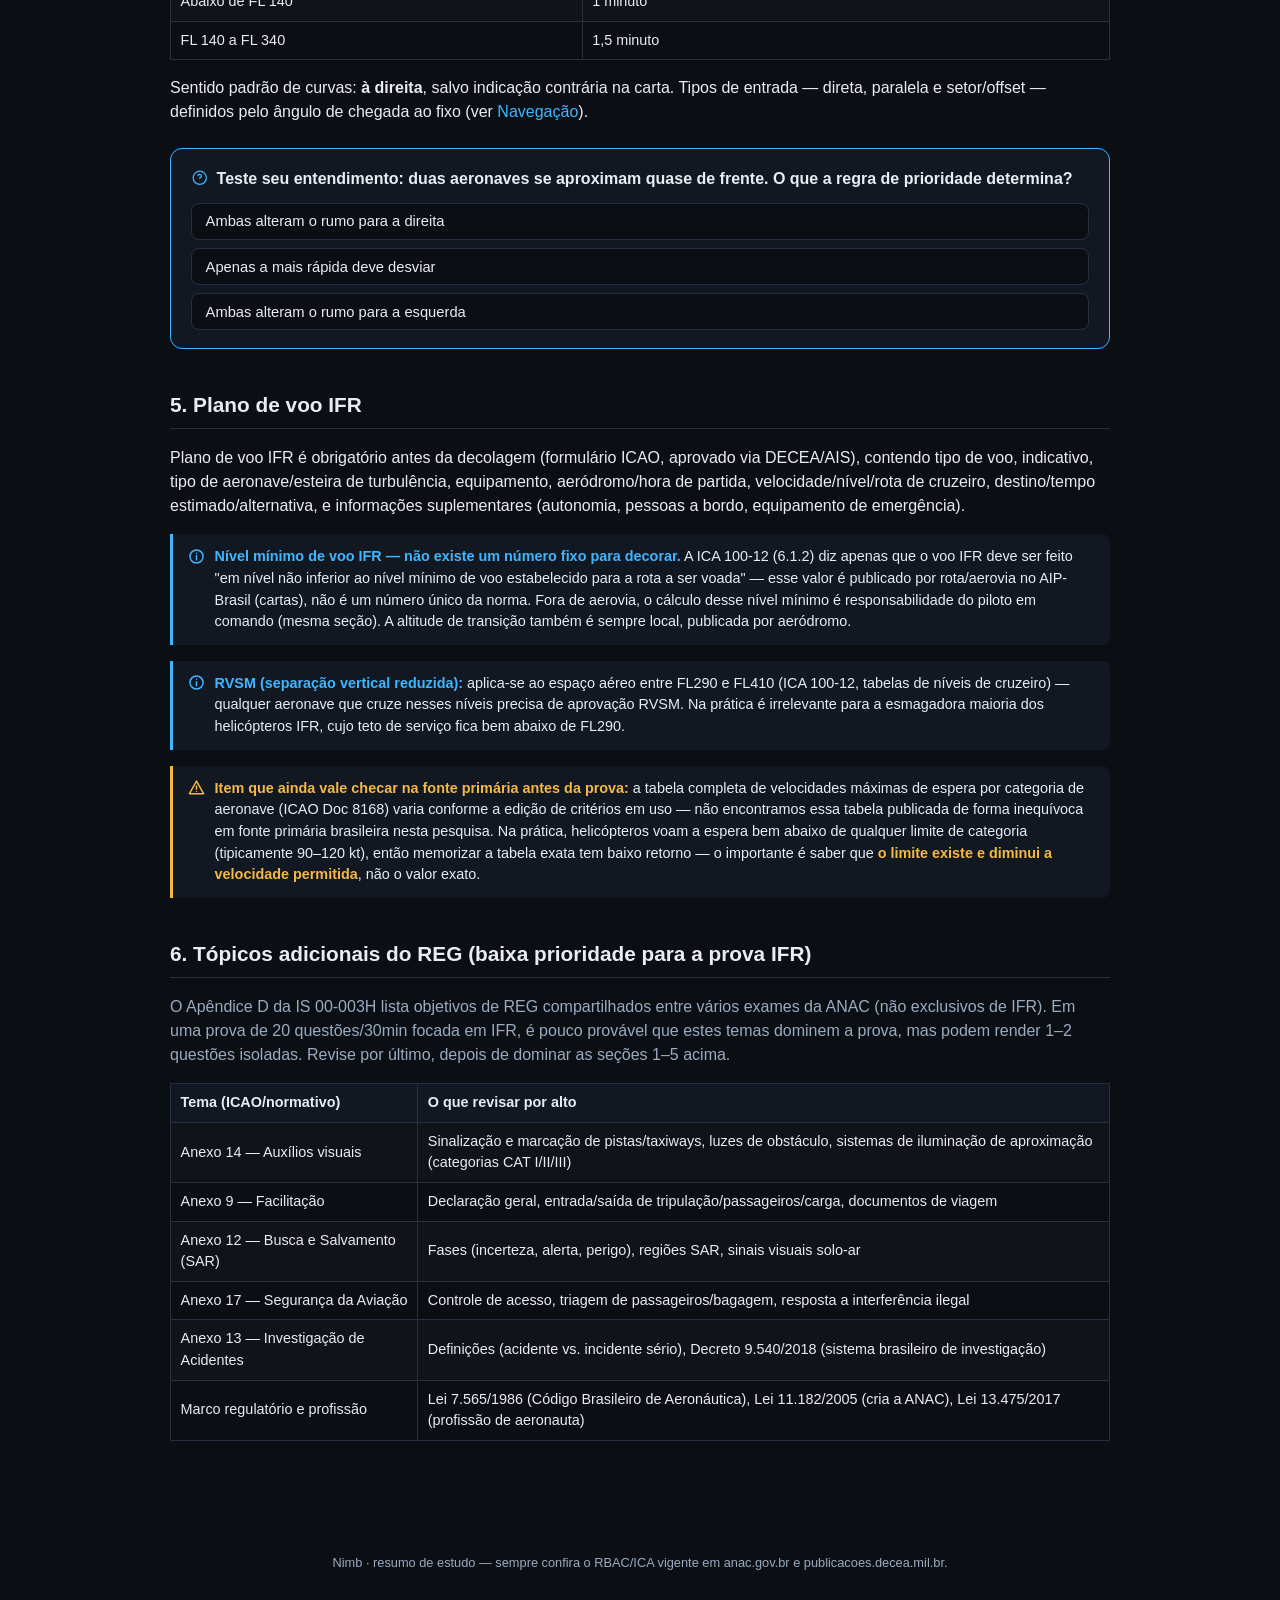
<file: regulamento.html>
<!DOCTYPE html>
<html lang="pt-BR">
<head>
<meta charset="UTF-8" />
<meta name="viewport" content="width=device-width, initial-scale=1.0" />
<title>Regulamento — Nimb IFRH</title>
<link rel="icon" type="image/png" href="img/nexus-mark.png" />
<link rel="manifest" href="manifest.json" />
<meta name="theme-color" content="#0b0f14" />
<link rel="stylesheet" href="css/style.css?v=17" />
</head>
<body>
<a href="#conteudo" class="skip-link">Pular para o conteúdo</a>
<header class="topbar">
  <div class="brand">
    <img src="img/nexus-mark.png" alt="" width="24" height="24" style="border-radius:6px;" />
    Nimb <span class="tag">IFRH · ANAC</span>
  </div>
  <nav class="mainnav">
    <a href="painel.html">Painel</a>
    <a href="regulamento.html" class="active">Regulamento</a>
    <a href="meteorologia.html">Meteorologia</a>
    <a href="navegacao.html">Navegação</a>
    <a href="calculadoras.html">Calculadoras</a>
    <a href="quiz.html">Simulados</a>
    <a href="flashcards.html">Flashcards</a>
    <a href="plano.html">Plano 15 dias</a>
    <a href="recursos.html">Recursos</a>
  </nav>
    <button class="cmdk-trigger" onclick="openPalette()" type="button">
      <svg class="icon" viewBox="0 0 24 24" fill="none" stroke="currentColor" stroke-width="2" stroke-linecap="round" stroke-linejoin="round" aria-hidden="true"><circle cx="11" cy="11" r="7"/><path d="m21 21-4.3-4.3"/></svg>
      Buscar <kbd>Ctrl K</kbd>
    </button>
</header>
<main id="conteudo">
  <h1>Regulamento — Prova REG (20 questões, 30 min)</h1>
  <p style="color:var(--text-dim)">Base normativa: RBAC 61 (licenças e habilitações), RBAC 91 (regras de operação), ICA 100-12 (regras do ar), IS 00-003 (exames teóricos).</p>

  <div class="section-tracker" id="section-tracker"></div>

  <h2 id="estrutura-exame">1. Estrutura oficial do exame teórico IFR (IS 00-003H)</h2>
  <table>
    <tr><th>Prova</th><th>Questões</th><th>Duração</th><th>Nota mínima</th></tr>
    <tr><td>REG — Regulamentos (ênfase IFR)</td><td>20</td><td>30 min</td><td>70%</td></tr>
    <tr><td>MET — Meteorologia</td><td>20</td><td>35 min</td><td>70%</td></tr>
    <tr><td>NAV — Navegação (ênfase IFR)</td><td>20</td><td>100 min</td><td>70%</td></tr>
  </table>
  <div class="note">
    <strong>Nota é por prova, não é média.</strong> Reprovar em 1 das 3 provas (com ≥30% de acerto nela) permite refazer só essa prova em 2ª época, em até 90 dias da 1ª tentativa. O exame IFR é <strong>totalmente dispensado</strong> se o candidato já possui habilitação IFR vigente em outra categoria de aeronave.
  </div>

  <h2 id="rbac-61">2. RBAC 61 — Subparte L (Habilitação de Voo por Instrumentos)</h2>
  <p>Requisitos para obter a habilitação IFR (61.223):</p>
  <table>
    <tr><th>Requisito</th><th>Valor</th></tr>
    <tr><td>Instrução em duplo comando (com CIAC)</td><td>15 horas, na categoria</td></tr>
    <tr><td>PIC em voo de navegação</td><td>50 horas, mínimo 10h na categoria (helicóptero)</td></tr>
    <tr><td>Voo por instrumentos</td><td>40 horas, das quais até 20h podem ser em FSTD (simulador)</td></tr>
    <tr><td>Curso teórico</td><td>Aprovado pela ANAC (RBAC 141) + exame teórico ANAC</td></tr>
    <tr><td>Exame prático</td><td>Aprovação com examinador credenciado</td></tr>
  </table>

  <h3>Validade e recência</h3>
  <div class="formula">Validade da habilitação IFR: 12 meses (61.19(b)(3)), tolerância de 30 dias antes/depois do vencimento (61.33)
Recência para PIC em IFR (61.21(b)): 6 aproximações por instrumentos na categoria nos últimos 6 meses,
                                       OU aprovação em exame de proficiência IFR (pode ser em FSTD)</div>
  <div class="note warn">Vencer a recência não cancela a habilitação — apenas suspende o privilégio de voar IFR até regularizar.</div>

  <div class="selfcheck">
    <div class="selfcheck-q"><svg class="icon" viewBox="0 0 24 24" fill="none" stroke="currentColor" stroke-width="1.75" stroke-linecap="round" stroke-linejoin="round" aria-hidden="true"><circle cx="12" cy="12" r="9"/><path d="M9.5 9a2.5 2.5 0 0 1 4.9.5c0 1.7-2.4 1.9-2.4 3.5"/><circle cx="12" cy="16.5" r="0.6" fill="currentColor" stroke="none"/></svg>Teste seu entendimento: das 40 horas de voo por instrumentos exigidas para a habilitação IFR, quantas no máximo podem ser cumpridas em simulador (FSTD)?</div>
    <div class="selfcheck-opts">
      <button onclick="selfCheck(this, false, 'A resposta certa é 20 horas — releia a tabela acima.')">10 horas</button>
      <button onclick="selfCheck(this, true, 'RBAC 61.223(a)(6): das 40 horas de instrumento, até 20h podem ser em FSTD.')">20 horas</button>
      <button onclick="selfCheck(this, false, 'A resposta certa é 20 horas — releia a tabela acima.')">Todas as 40 horas</button>
    </div>
    <div class="selfcheck-feedback" aria-live="polite"></div>
  </div>

  <h2 id="rbac-91">3. RBAC 91 — Regras de operação IFR</h2>
  <h3>Reserva de combustível (91.167)</h3>
  <p>Após alcançar o aeródromo de alternativa, reserva final em velocidade normal de cruzeiro:</p>
  <table>
    <tr><th>Categoria</th><th>Reserva mínima</th></tr>
    <tr><td>Aviões</td><td>45 minutos</td></tr>
    <tr><td>Helicópteros</td><td>30 minutos</td></tr>
  </table>
  <div class="note warn">
    <strong>Pegadinha comum:</strong> não existe no RBAC 91 uma regra equivalente à "1-2-3" americana (dispensa de alternativa por previsão favorável). A seção 91.169 está reservada — no Brasil, a exigência de combustível até a alternativa (91.167(a)(2)) não tem essa dispensa condicional.
  </div>

  <h3>Mínimos meteorológicos e alternativa (91.1039)</h3>
  <ul>
    <li>Só inicia a aproximação se o informe meteorológico mais recente indicar condições iguais ou acima dos mínimos publicados.</li>
    <li>Ao atingir DA/DH ou MDA, decide entre pousar (com referências visuais exigidas) ou arremeter.</li>
    <li>Um aeródromo só serve como alternativa se a previsão (TAF) atender aos mínimos <em>específicos de alternativa</em> publicados — geralmente mais altos que os mínimos de pouso normais. Esses valores são publicados por aeródromo nas cartas IAC/AIP-Brasil, não são fórmula genérica.</li>
  </ul>

  <h3>Ajuste de altímetro</h3>
  <table>
    <tr><th>Código</th><th>Referência</th><th>Uso</th></tr>
    <tr><td>QNH</td><td>Nível médio do mar</td><td>Altímetro indica <strong>altitude</strong></td></tr>
    <tr><td>QFE</td><td>Elevação do aeródromo</td><td>Altímetro indica <strong>altura</strong></td></tr>
    <tr><td>QNE (1013,2 hPa)</td><td>Padrão</td><td>Altímetro indica <strong>nível de voo (FL)</strong></td></tr>
  </table>
  <p>Regra de arredondamento do nível de transição: se QNH ≤ 1013,2 hPa, soma-se 1.000 ft à altitude de transição; se QNH &gt; 1013,2 hPa, soma-se 500 ft. <span style="color:var(--text-dim)">(A altitude de transição em si é publicada por aeródromo/FIR no AIP-Brasil ENR 1.7 — não é um valor único nacional.)</span></p>

  <h2 id="regras-ar">4. Regras do ar (ICA 100-12) — prioridades e direito de passagem</h2>
  <ul>
    <li><strong>Aproximação frontal:</strong> ambas as aeronaves alteram o rumo para a <strong>direita</strong>.</li>
    <li><strong>Convergência:</strong> quem tem a outra aeronave à sua <strong>direita</strong> cede passagem.</li>
    <li><strong>Ultrapassagem:</strong> a aeronave ultrapassada tem prioridade; quem ultrapassa vira pela <strong>direita</strong>.</li>
    <li><strong>Pouso:</strong> aeronaves em voo/solo/água cedem a quem está pousando; entre duas na final, a <strong>mais alta cede à mais baixa</strong>.</li>
    <li><strong>Ordem geral:</strong> motorizadas cedem a dirigíveis, planadores e balões; dirigíveis cedem a planadores e balões; planadores cedem a balões; todas cedem a quem está rebocando algo.</li>
  </ul>
  <div class="note warn">Os números exatos de artigo da ICA 100-12 para essas regras variam por edição (a vigente foi atualizada em nov/2024) — confirme a numeração na <a href="https://publicacoes.decea.mil.br/publicacao/ica-100-12" target="_blank" rel="noopener">publicação oficial do DECEA</a> antes da prova.</div>

  <h3>Níveis de cruzeiro IFR (ímpar/par por rumo magnético)</h3>
  <table>
    <tr><th>Rumo magnético (RM)</th><th>Nível de voo</th><th>Exemplo</th></tr>
    <tr><td>000° a 179°</td><td>Ímpar (FL cheio, sem +500)</td><td>FL035, FL055, FL075</td></tr>
    <tr><td>180° a 359°</td><td>Par (FL cheio, sem +500)</td><td>FL040, FL060, FL080</td></tr>
  </table>
  <div class="note warn">
    <strong>Pegadinha clássica:</strong> essa regra é para <strong>IFR</strong> — níveis "cheios", sem acréscimo. A regra do VFR é diferente: soma-se <strong>+500 ft</strong> ao nível correspondente (ex: FL035+500 = 3.500 ft para RM 000-179° em VFR). Não confunda as duas no dia da prova.
  </div>

  <h3>Procedimento de espera (holding) — parâmetros</h3>
  <table>
    <tr><th>Altitude</th><th>Perna de afastamento</th></tr>
    <tr><td>Abaixo de FL 140</td><td>1 minuto</td></tr>
    <tr><td>FL 140 a FL 340</td><td>1,5 minuto</td></tr>
  </table>
  <p>Sentido padrão de curvas: <strong>à direita</strong>, salvo indicação contrária na carta. Tipos de entrada — direta, paralela e setor/offset — definidos pelo ângulo de chegada ao fixo (ver <a href="navegacao.html">Navegação</a>).</p>

  <div class="selfcheck">
    <div class="selfcheck-q"><svg class="icon" viewBox="0 0 24 24" fill="none" stroke="currentColor" stroke-width="1.75" stroke-linecap="round" stroke-linejoin="round" aria-hidden="true"><circle cx="12" cy="12" r="9"/><path d="M9.5 9a2.5 2.5 0 0 1 4.9.5c0 1.7-2.4 1.9-2.4 3.5"/><circle cx="12" cy="16.5" r="0.6" fill="currentColor" stroke="none"/></svg>Teste seu entendimento: duas aeronaves se aproximam quase de frente. O que a regra de prioridade determina?</div>
    <div class="selfcheck-opts">
      <button onclick="selfCheck(this, true, 'Regra clássica de aproximação frontal (ICA 100-12): ambas alteram o rumo para a direita.')">Ambas alteram o rumo para a direita</button>
      <button onclick="selfCheck(this, false, 'Errado — em aproximação frontal, ambas alteram o rumo para a direita, não apenas a mais rápida.')">Apenas a mais rápida deve desviar</button>
      <button onclick="selfCheck(this, false, 'Errado — em aproximação frontal, ambas alteram o rumo para a direita, não para a esquerda.')">Ambas alteram o rumo para a esquerda</button>
    </div>
    <div class="selfcheck-feedback" aria-live="polite"></div>
  </div>

  <h2 id="plano-voo">5. Plano de voo IFR</h2>
  <p>Plano de voo IFR é obrigatório antes da decolagem (formulário ICAO, aprovado via DECEA/AIS), contendo tipo de voo, indicativo, tipo de aeronave/esteira de turbulência, equipamento, aeródromo/hora de partida, velocidade/nível/rota de cruzeiro, destino/tempo estimado/alternativa, e informações suplementares (autonomia, pessoas a bordo, equipamento de emergência).</p>

  <div class="note">
    <strong>Nível mínimo de voo IFR — não existe um número fixo para decorar.</strong> A ICA 100-12 (6.1.2) diz apenas que o voo IFR deve ser feito "em nível não inferior ao nível mínimo de voo estabelecido para a rota a ser voada" — esse valor é publicado por rota/aerovia no AIP-Brasil (cartas), não é um número único da norma. Fora de aerovia, o cálculo desse nível mínimo é responsabilidade do piloto em comando (mesma seção). A altitude de transição também é sempre local, publicada por aeródromo.
  </div>
  <div class="note">
    <strong>RVSM (separação vertical reduzida):</strong> aplica-se ao espaço aéreo entre FL290 e FL410 (ICA 100-12, tabelas de níveis de cruzeiro) — qualquer aeronave que cruze nesses níveis precisa de aprovação RVSM. Na prática é irrelevante para a esmagadora maioria dos helicópteros IFR, cujo teto de serviço fica bem abaixo de FL290.
  </div>
  <div class="note warn">
    <strong>Item que ainda vale checar na fonte primária antes da prova:</strong> a tabela completa de velocidades máximas de espera por categoria de aeronave (ICAO Doc 8168) varia conforme a edição de critérios em uso — não encontramos essa tabela publicada de forma inequívoca em fonte primária brasileira nesta pesquisa. Na prática, helicópteros voam a espera bem abaixo de qualquer limite de categoria (tipicamente 90–120 kt), então memorizar a tabela exata tem baixo retorno — o importante é saber que <strong>o limite existe e diminui a velocidade permitida</strong>, não o valor exato.
  </div>

  <h2 id="topicos-adicionais">6. Tópicos adicionais do REG (baixa prioridade para a prova IFR)</h2>
  <p style="color:var(--text-dim)">O Apêndice D da IS 00-003H lista objetivos de REG compartilhados entre vários exames da ANAC (não exclusivos de IFR). Em uma prova de 20 questões/30min focada em IFR, é pouco provável que estes temas dominem a prova, mas podem render 1–2 questões isoladas. Revise por último, depois de dominar as seções 1–5 acima.</p>
  <table>
    <tr><th>Tema (ICAO/normativo)</th><th>O que revisar por alto</th></tr>
    <tr><td>Anexo 14 — Auxílios visuais</td><td>Sinalização e marcação de pistas/taxiways, luzes de obstáculo, sistemas de iluminação de aproximação (categorias CAT I/II/III)</td></tr>
    <tr><td>Anexo 9 — Facilitação</td><td>Declaração geral, entrada/saída de tripulação/passageiros/carga, documentos de viagem</td></tr>
    <tr><td>Anexo 12 — Busca e Salvamento (SAR)</td><td>Fases (incerteza, alerta, perigo), regiões SAR, sinais visuais solo-ar</td></tr>
    <tr><td>Anexo 17 — Segurança da Aviação</td><td>Controle de acesso, triagem de passageiros/bagagem, resposta a interferência ilegal</td></tr>
    <tr><td>Anexo 13 — Investigação de Acidentes</td><td>Definições (acidente vs. incidente sério), Decreto 9.540/2018 (sistema brasileiro de investigação)</td></tr>
    <tr><td>Marco regulatório e profissão</td><td>Lei 7.565/1986 (Código Brasileiro de Aeronáutica), Lei 11.182/2005 (cria a ANAC), Lei 13.475/2017 (profissão de aeronauta)</td></tr>
  </table>

  <div class="section-complete-banner" id="section-complete-banner">
    🎉 <strong>Você completou toda a matéria de Regulamento!</strong>
    <a class="btn" href="quiz.html?materia=regulamento"><span class="cta-label">Fazer simulado de Regulamento →</span></a>
  </div>
</main>
<footer>Nimb · resumo de estudo — sempre confira o RBAC/ICA vigente em anac.gov.br e publicacoes.decea.mil.br.</footer>
<script src="js/app.js?v=17"></script>
<script src="js/palette.js?v=17"></script>
<script>
  initSectionTracker("regulamento", [
    { id: "estrutura-exame", label: "1. Estrutura do exame" },
    { id: "rbac-61", label: "2. RBAC 61 (Habilitação)" },
    { id: "rbac-91", label: "3. RBAC 91 (Operação)" },
    { id: "regras-ar", label: "4. Regras do ar" },
    { id: "plano-voo", label: "5. Plano de voo IFR" },
    { id: "topicos-adicionais", label: "6. Tópicos adicionais" },
  ]);
</script>
</body>
</html>
</file>
<file: css/style.css>
:root {
  --bg: #0b0f14;
  --bg-elev: #121821;
  --bg-elev-2: #1a2230;
  --border: #263041;
  --text: #e8edf4;
  --text-dim: #9aabc0;
  --accent: #3fb6ff;
  --accent-2: #7dd3a8;
  --warn: #f5b942;
  --danger: #ff6b6b;
  --ok: #4cd97b;
  --pink: #ef8fc4;
  --purple: #b18af0;
  --teal: #57cbd6;
  --radius: 12px;
  --font: -apple-system, "Segoe UI", Roboto, Inter, Arial, sans-serif;
  --mono: "Cascadia Code", "Consolas", monospace;
}

* { box-sizing: border-box; }

html, body {
  margin: 0;
  padding: 0;
  background: var(--bg);
  color: var(--text);
  font-family: var(--font);
  line-height: 1.5;
}

a { color: var(--accent); text-decoration: none; }
a:hover { text-decoration: underline; }

header.topbar {
  position: sticky;
  top: 0;
  z-index: 10;
  background: rgba(11, 15, 20, 0.92);
  backdrop-filter: blur(8px);
  border-bottom: 1px solid var(--border);
  display: flex;
  align-items: center;
  gap: 1rem;
  padding: 0.75rem 1.25rem;
  flex-wrap: wrap;
}

header.topbar .brand {
  font-weight: 700;
  font-size: 1.1rem;
  color: var(--text);
  letter-spacing: 0.02em;
  display: flex;
  align-items: center;
  gap: 0.45rem;
}
header.topbar .brand .icon { color: var(--accent); width: 1.3em; height: 1.3em; }
header.topbar .brand .tag, .landing-nav .brand .tag {
  font-size: 0.65rem;
  font-weight: 600;
  color: var(--accent);
  border: 1px solid var(--accent);
  border-radius: 999px;
  padding: 0.05rem 0.5rem;
}

nav.mainnav {
  display: flex;
  gap: 0.25rem;
  flex-wrap: wrap;
  margin-left: auto;
}
nav.mainnav a {
  color: var(--text-dim);
  padding: 0.4rem 0.7rem;
  border-radius: 8px;
  font-size: 0.88rem;
  font-weight: 500;
}
nav.mainnav a:hover { background: var(--bg-elev-2); text-decoration: none; color: var(--text); }
nav.mainnav a.active { background: var(--bg-elev-2); color: var(--accent); }

main {
  max-width: 980px;
  margin: 0 auto;
  padding: 1.5rem 1.25rem 4rem;
}

.hero {
  display: flex;
  justify-content: space-between;
  align-items: center;
  gap: 1.5rem;
  flex-wrap: wrap;
  background: linear-gradient(135deg, var(--bg-elev), var(--bg-elev-2));
  border: 1px solid var(--border);
  border-radius: var(--radius);
  padding: 1.5rem;
  margin-bottom: 1.5rem;
}
.hero h1 { margin: 0 0 0.25rem; font-size: 1.5rem; }
.hero p { margin: 0; color: var(--text-dim); }
.countdown {
  text-align: center;
  min-width: 120px;
}
.countdown .num { font-size: 2.4rem; font-weight: 800; color: var(--accent); line-height: 1; }
.countdown .lbl { font-size: 0.75rem; color: var(--text-dim); text-transform: uppercase; letter-spacing: 0.06em; }

.grid {
  display: grid;
  grid-template-columns: repeat(auto-fit, minmax(220px, 1fr));
  gap: 1rem;
  margin-bottom: 2rem;
}

.card {
  background: var(--bg-elev);
  border: 1px solid var(--border);
  border-radius: var(--radius);
  padding: 1.1rem;
  display: flex;
  flex-direction: column;
  gap: 0.5rem;
}
.card h3 { margin: 0; font-size: 1rem; }
.card p { margin: 0; color: var(--text-dim); font-size: 0.88rem; flex-grow: 1; }
.card-head { display: flex; align-items: center; gap: 0.7rem; }

/* Icon system: stroke-based SVGs, sized via em so they scale with surrounding text */
.icon { width: 1.1em; height: 1.1em; vertical-align: -0.18em; flex-shrink: 0; }
.icon-lg { width: 1.3em; height: 1.3em; vertical-align: -0.22em; }

.icon-badge {
  display: inline-flex;
  align-items: center;
  justify-content: center;
  width: 2.3rem;
  height: 2.3rem;
  border-radius: 10px;
  flex-shrink: 0;
}
.icon-badge .icon { width: 1.25rem; height: 1.25rem; vertical-align: 0; }
.icon-badge.c-blue   { background: rgba(63,182,255,0.14);  color: var(--accent); }
.icon-badge.c-teal   { background: rgba(87,203,214,0.14);  color: var(--teal); }
.icon-badge.c-amber  { background: rgba(245,185,66,0.14);  color: var(--warn); }
.icon-badge.c-purple { background: rgba(177,138,240,0.14); color: var(--purple); }
.icon-badge.c-green  { background: rgba(76,217,123,0.14);  color: var(--ok); }
.icon-badge.c-pink   { background: rgba(239,143,196,0.14); color: var(--pink); }

.icon-inline { color: var(--accent); margin-right: 0.4rem; }
h2 .icon-inline { width: 1.15em; height: 1.15em; vertical-align: -0.15em; }
.card .progress-bar { height: 6px; border-radius: 999px; background: var(--bg-elev-2); overflow: hidden; }
.card .progress-bar > div { height: 100%; background: var(--accent-2); }
.card .cta { align-self: flex-start; font-size: 0.85rem; font-weight: 600; }

h2 { font-size: 1.3rem; border-bottom: 1px solid var(--border); padding-bottom: 0.5rem; margin-top: 2.5rem; }
h2:first-of-type { margin-top: 0; }
h3 { font-size: 1.05rem; color: var(--accent-2); }

table { width: 100%; border-collapse: collapse; margin: 1rem 0; font-size: 0.9rem; }
th, td { border: 1px solid var(--border); padding: 0.5rem 0.6rem; text-align: left; }
th { background: var(--bg-elev); }
tr:nth-child(even) td { background: rgba(255,255,255,0.02); }

.note {
  background: var(--bg-elev);
  border-left: 3px solid var(--accent);
  border-radius: 0 8px 8px 0;
  padding: 0.75rem 1rem 0.75rem 2.6rem;
  margin: 1rem 0;
  font-size: 0.9rem;
  position: relative;
}
.note.warn { border-color: var(--warn); }
.note strong { color: var(--accent); }
.note.warn strong { color: var(--warn); }

.note::before {
  content: "";
  position: absolute;
  left: 0.95rem;
  top: 0.85rem;
  width: 1.15em;
  height: 1.15em;
  background-color: var(--accent);
  -webkit-mask-repeat: no-repeat; mask-repeat: no-repeat;
  -webkit-mask-size: contain; mask-size: contain;
  -webkit-mask-position: center; mask-position: center;
  -webkit-mask-image: url("data:image/svg+xml;utf8,<svg xmlns='http://www.w3.org/2000/svg' viewBox='0 0 24 24' fill='none' stroke='black' stroke-width='2' stroke-linecap='round' stroke-linejoin='round'><circle cx='12' cy='12' r='9'/><line x1='12' y1='11' x2='12' y2='16.5'/><circle cx='12' cy='7.5' r='0.9' fill='black' stroke='none'/></svg>");
  mask-image: url("data:image/svg+xml;utf8,<svg xmlns='http://www.w3.org/2000/svg' viewBox='0 0 24 24' fill='none' stroke='black' stroke-width='2' stroke-linecap='round' stroke-linejoin='round'><circle cx='12' cy='12' r='9'/><line x1='12' y1='11' x2='12' y2='16.5'/><circle cx='12' cy='7.5' r='0.9' fill='black' stroke='none'/></svg>");
}
.note.warn::before {
  background-color: var(--warn);
  -webkit-mask-image: url("data:image/svg+xml;utf8,<svg xmlns='http://www.w3.org/2000/svg' viewBox='0 0 24 24' fill='none' stroke='black' stroke-width='2' stroke-linecap='round' stroke-linejoin='round'><path d='M12 3.2 2.3 20.5h19.4L12 3.2Z'/><line x1='12' y1='10' x2='12' y2='14.5'/><circle cx='12' cy='17.4' r='0.9' fill='black' stroke='none'/></svg>");
  mask-image: url("data:image/svg+xml;utf8,<svg xmlns='http://www.w3.org/2000/svg' viewBox='0 0 24 24' fill='none' stroke='black' stroke-width='2' stroke-linecap='round' stroke-linejoin='round'><path d='M12 3.2 2.3 20.5h19.4L12 3.2Z'/><line x1='12' y1='10' x2='12' y2='14.5'/><circle cx='12' cy='17.4' r='0.9' fill='black' stroke='none'/></svg>");
}

.formula {
  background: #0d1420;
  border: 1px solid var(--border);
  border-radius: 8px;
  padding: 0.9rem 1.1rem;
  font-family: var(--mono);
  font-size: 0.95rem;
  overflow-x: auto;
  margin: 0.75rem 0;
  color: var(--accent-2);
}

.calc-box {
  background: var(--bg-elev);
  border: 1px solid var(--border);
  border-radius: var(--radius);
  padding: 1.25rem;
  margin-bottom: 1.5rem;
}
.calc-box h3 { margin-top: 0; color: var(--text); display: flex; align-items: center; gap: 0.55rem; }
.calc-box h3 .icon-inline { margin-right: 0; }
.field-row { display: flex; gap: 0.75rem; flex-wrap: wrap; margin-bottom: 0.75rem; }
.field {
  display: flex;
  flex-direction: column;
  gap: 0.25rem;
  flex: 1 1 140px;
}
.field label { font-size: 0.78rem; color: var(--text-dim); }
.field input, .field select {
  background: var(--bg);
  border: 1px solid var(--border);
  border-radius: 8px;
  color: var(--text);
  padding: 0.5rem 0.6rem;
  font-size: 0.95rem;
  font-family: var(--mono);
}
button, .btn {
  background: var(--accent);
  color: #04121f;
  border: none;
  border-radius: 8px;
  padding: 0.55rem 1.1rem;
  font-weight: 700;
  cursor: pointer;
  font-size: 0.9rem;
}
.secondary { background: var(--bg-elev-2); color: var(--text); border: 1px solid var(--border); }
button:hover { filter: brightness(1.1); }
button:disabled { opacity: 0.45; cursor: not-allowed; filter: none; }
.result-box {
  margin-top: 0.75rem;
  padding: 0.85rem 1rem;
  background: #0d1420;
  border-radius: 8px;
  border: 1px dashed var(--accent);
  font-family: var(--mono);
  white-space: pre-line;
}

.quiz-question { font-size: 1.05rem; margin-bottom: 1rem; }
.quiz-options { display: flex; flex-direction: column; gap: 0.5rem; margin-bottom: 1rem; }
.quiz-options button {
  background: var(--bg-elev);
  color: var(--text);
  border: 1px solid var(--border);
  text-align: left;
  padding: 0.7rem 0.9rem;
  font-weight: 500;
}
.quiz-options button.correct { border-color: var(--ok); background: rgba(76,217,123,0.12); }
.quiz-options button.wrong { border-color: var(--danger); background: rgba(255,107,107,0.12); }
.quiz-options button.selected { border-color: var(--accent); background: rgba(63,182,255,0.12); }
.quiz-meta { display: flex; justify-content: space-between; color: var(--text-dim); font-size: 0.85rem; margin-bottom: 0.5rem; }
.explain { background: var(--bg-elev-2); border-radius: 8px; padding: 0.75rem 1rem; font-size: 0.9rem; margin-top: 0.75rem; display: none; }
.explain.show { display: block; }

/* ---- Simulado Real: exam-day simulation (timer, flag, free navigation) ---- */
.exam-header {
  display: flex;
  justify-content: space-between;
  align-items: center;
  margin-bottom: 0.85rem;
  flex-wrap: wrap;
  gap: 0.5rem;
}
.exam-progress { color: var(--text-dim); font-size: 0.85rem; }
.exam-timer {
  font-family: var(--mono);
  font-size: 1.3rem;
  font-weight: 800;
  color: var(--text);
  background: var(--bg-elev-2);
  border: 1px solid var(--border);
  border-radius: 8px;
  padding: 0.2rem 0.7rem;
}
.exam-timer.time-warn { color: var(--warn); border-color: var(--warn); }
.exam-timer.time-critical { color: var(--danger); border-color: var(--danger); animation: examPulse 1s infinite; }
@keyframes examPulse { 0%, 100% { opacity: 1; } 50% { opacity: 0.55; } }

.exam-grid {
  display: flex;
  flex-wrap: wrap;
  gap: 0.4rem;
  margin-bottom: 1.1rem;
  padding-bottom: 1rem;
  border-bottom: 1px solid var(--border);
}
.exam-grid-item {
  width: 34px;
  height: 34px;
  min-height: 0;
  padding: 0;
  border-radius: 8px;
  background: var(--bg-elev-2);
  color: var(--text-dim);
  border: 1px solid var(--border);
  font-weight: 700;
  font-size: 0.82rem;
}
.exam-grid-item.answered { background: rgba(63,182,255,0.16); color: var(--accent); border-color: var(--accent); }
.exam-grid-item.flagged { border-color: var(--warn); color: var(--warn); box-shadow: inset 0 0 0 1px var(--warn); }
.exam-grid-item.current { outline: 2px solid var(--text); outline-offset: 1px; }

.exam-actions { display: flex; flex-wrap: wrap; gap: 0.6rem; margin-top: 0.75rem; align-items: center; }
.exam-actions .flag-active { border-color: var(--warn); color: var(--warn); }
.exam-finish-row { margin-top: 0.75rem; padding-top: 0.75rem; border-top: 1px dashed var(--border); }

.exam-review-list { display: flex; flex-direction: column; gap: 0.75rem; margin: 1rem 0; }
.exam-review-item {
  background: var(--bg-elev-2);
  border-left: 3px solid var(--border);
  border-radius: 0 8px 8px 0;
  padding: 0.75rem 1rem;
  font-size: 0.9rem;
}
.exam-review-item.correct { border-color: var(--ok); }
.exam-review-item.wrong { border-color: var(--danger); }
.exam-review-q { font-weight: 600; margin-bottom: 0.35rem; }
.exam-review-a { color: var(--text-dim); }
.exam-review-correct { color: var(--ok); font-weight: 600; margin-top: 0.2rem; }
.exam-review-explain { color: var(--text-dim); margin-top: 0.4rem; font-size: 0.85rem; }

.flash-card {
  background: var(--bg-elev);
  border: 1px solid var(--border);
  border-radius: var(--radius);
  min-height: 220px;
  display: flex;
  align-items: center;
  justify-content: center;
  text-align: center;
  padding: 2rem;
  font-size: 1.15rem;
  cursor: pointer;
  margin-bottom: 1rem;
}
.flash-card .tag {
  position: absolute;
  margin-top: -8.5rem;
  font-size: 0.7rem;
  color: var(--text-dim);
  text-transform: uppercase;
}
.flash-actions { display: flex; gap: 0.5rem; justify-content: center; flex-wrap: wrap; }
.flash-actions button { flex: 1 1 100px; display: inline-flex; align-items: center; justify-content: center; gap: 0.4rem; }

.day-list { display: flex; flex-direction: column; gap: 0.6rem; }
.day-item {
  background: var(--bg-elev);
  border: 1px solid var(--border);
  border-radius: 10px;
  padding: 0.8rem 1rem;
}
.day-item.today { border-color: var(--accent); }
.day-item .day-head { display: flex; justify-content: space-between; align-items: center; font-weight: 700; margin-bottom: 0.4rem; }
.day-item.today .day-head { color: var(--accent); }
.day-item ul { margin: 0; padding-left: 1.2rem; font-size: 0.9rem; }
.day-item li { margin: 0.2rem 0; }
.day-item li.done { color: var(--text-dim); text-decoration: line-through; }

.tag-pill {
  display: inline-block;
  font-size: 0.72rem;
  padding: 0.15rem 0.55rem;
  border-radius: 999px;
  background: var(--bg-elev-2);
  color: var(--text-dim);
  margin-right: 0.3rem;
}

.resource-list { display: flex; flex-direction: column; gap: 0.6rem; }
.resource-item {
  background: var(--bg-elev);
  border: 1px solid var(--border);
  border-radius: 10px;
  padding: 0.8rem 1rem;
}
.resource-item .r-title { font-weight: 700; }
.resource-item .r-desc { color: var(--text-dim); font-size: 0.88rem; }

footer {
  text-align: center;
  color: var(--text-dim);
  font-size: 0.8rem;
  padding: 2rem 1rem;
}

@media (max-width: 640px) {
  .hero { flex-direction: column; align-items: flex-start; }
}

/* ---- Mobile + tablet: single scrollable row instead of wrapping to 3 lines ---- */
@media (max-width: 900px) {
  header.topbar { flex-wrap: wrap; row-gap: 0.5rem; }
  header.topbar .brand { order: 1; }
  header.topbar .cmdk-trigger { order: 2; margin-left: auto; }
  nav.mainnav {
    order: 3;
    flex-basis: 100%;
    width: 100%;
    margin-left: 0;
    flex-wrap: nowrap;
    overflow-x: auto;
    overscroll-behavior-x: contain;
    -webkit-overflow-scrolling: touch;
    scrollbar-width: none;
    scroll-snap-type: x proximity;
  }
  nav.mainnav::-webkit-scrollbar { display: none; }
  nav.mainnav a {
    flex-shrink: 0;
    scroll-snap-align: start;
    min-height: 44px;
    display: flex;
    align-items: center;
  }
}

/* ---- Mobile: comfortable touch targets (WCAG 2.2 SC 2.5.8 + platform guidance) ---- */
@media (max-width: 640px) {
  button, .btn, .quiz-options button, .selfcheck-opts button {
    min-height: 44px;
  }
}

/* ---- Accessibility: skip link + visible focus ---- */
.sr-only {
  position: absolute;
  width: 1px;
  height: 1px;
  padding: 0;
  margin: -1px;
  overflow: hidden;
  clip: rect(0, 0, 0, 0);
  white-space: nowrap;
  border: 0;
}
.skip-link {
  position: absolute;
  left: -999px;
  top: 0;
  background: var(--accent);
  color: #04121f;
  padding: 0.6rem 1rem;
  border-radius: 0 0 8px 0;
  font-weight: 700;
  z-index: 100;
}
.skip-link:focus {
  left: 0;
}
a:focus-visible, button:focus-visible, input:focus-visible, select:focus-visible {
  outline: 2px solid var(--accent);
  outline-offset: 2px;
}

/* ---- Progressive-enhancement reveal animation ---- */
html.js .reveal {
  opacity: 0;
  transform: translateY(14px);
  transition: opacity 0.5s ease, transform 0.5s ease;
}
html.js .reveal.in-view {
  opacity: 1;
  transform: translateY(0);
}
@media (prefers-reduced-motion: reduce) {
  html.js .reveal { opacity: 1; transform: none; transition: none; }
}

/* ---- Landing page ---- */
.landing-nav {
  position: sticky;
  top: 0;
  z-index: 20;
  background: rgba(11, 15, 20, 0.85);
  backdrop-filter: blur(10px);
  border-bottom: 1px solid var(--border);
  display: flex;
  align-items: center;
  gap: 1.5rem;
  padding: 0.9rem 1.5rem;
  flex-wrap: wrap;
}
.landing-nav .brand { font-weight: 700; font-size: 1.1rem; display: flex; align-items: center; gap: 0.45rem; }
.landing-nav .brand .icon { color: var(--accent); width: 1.3em; height: 1.3em; }
.landing-nav .links { display: flex; gap: 1.5rem; margin-left: 1rem; flex-wrap: wrap; }
.landing-nav .links a { color: var(--text-dim); font-size: 0.92rem; font-weight: 500; }
.landing-nav .links a:hover { color: var(--text); text-decoration: none; }
.landing-nav .nav-cta { margin-left: auto; }

.landing-main { max-width: 1080px; margin: 0 auto; padding: 0 1.5rem; }
.landing-section { padding: 5rem 0; }
.landing-section.tight { padding: 3rem 0; }
.landing-section h2 { border-bottom: none; margin-top: 0; font-size: 1.9rem; text-align: center; }
.section-kicker {
  display: block;
  text-align: center;
  color: var(--accent);
  font-size: 0.82rem;
  font-weight: 700;
  letter-spacing: 0.08em;
  text-transform: uppercase;
  margin-bottom: 0.6rem;
}
.section-sub { text-align: center; color: var(--text-dim); max-width: 620px; margin: 0.75rem auto 2.5rem; }

.landing-hero { padding: 4.5rem 0 3rem; text-align: center; }
.hero-badge {
  display: inline-flex;
  align-items: center;
  gap: 0.4rem;
  background: var(--bg-elev);
  border: 1px solid var(--border);
  border-radius: 999px;
  padding: 0.4rem 0.9rem;
  font-size: 0.8rem;
  color: var(--text-dim);
  margin-bottom: 1.5rem;
}
.hero-badge .icon { color: var(--ok); width: 1em; height: 1em; }
.landing-hero h1 {
  font-size: clamp(2.1rem, 5vw, 3.2rem);
  line-height: 1.15;
  margin: 0 0 1.1rem;
  letter-spacing: -0.01em;
}
.landing-hero .lead {
  font-size: 1.15rem;
  color: var(--text-dim);
  max-width: 660px;
  margin: 0 auto 2rem;
}
.hero-ctas { display: flex; gap: 1rem; justify-content: center; flex-wrap: wrap; margin-bottom: 2.5rem; }
.hero-ctas .btn-lg { font-size: 1rem; padding: 0.85rem 1.6rem; }
.hero-ctas .btn-ghost {
  background: transparent;
  color: var(--text);
  border: 1px solid var(--border);
  padding: 0.85rem 1.6rem;
  border-radius: 8px;
  font-weight: 600;
}
.hero-ctas .btn-ghost:hover { border-color: var(--accent); }

.stat-strip {
  display: grid;
  grid-template-columns: repeat(auto-fit, minmax(140px, 1fr));
  gap: 1px;
  background: var(--border);
  border: 1px solid var(--border);
  border-radius: var(--radius);
  overflow: hidden;
  max-width: 720px;
  margin: 0 auto;
}
.stat-strip .stat { background: var(--bg-elev); padding: 1.1rem 0.75rem; text-align: center; }
.stat-strip .stat .num { font-size: 1.5rem; font-weight: 800; color: var(--accent-2); }
.stat-strip .stat .lbl { font-size: 0.78rem; color: var(--text-dim); margin-top: 0.2rem; }

.source-strip {
  display: flex;
  justify-content: center;
  align-items: center;
  gap: 0.6rem;
  flex-wrap: wrap;
  margin-top: 2rem;
  color: var(--text-dim);
  font-size: 0.8rem;
}
.source-strip .tag-pill { font-size: 0.75rem; }

/* Onboarding card */
.onboard-card {
  background: linear-gradient(160deg, var(--bg-elev), var(--bg-elev-2));
  border: 1px solid var(--border);
  border-radius: 16px;
  padding: 2rem;
  max-width: 560px;
  margin: 0 auto;
}
.onboard-card h2 { font-size: 1.4rem; margin-bottom: 0.4rem; }
.onboard-card > p { text-align: center; color: var(--text-dim); margin-top: 0; margin-bottom: 1.75rem; font-size: 0.92rem; }
.onboard-field { margin-bottom: 1.25rem; }
.onboard-field label { display: block; font-size: 0.85rem; color: var(--text-dim); margin-bottom: 0.4rem; }
.priority-options { display: grid; grid-template-columns: repeat(2, 1fr); gap: 0.6rem; }
.priority-options label {
  display: flex;
  align-items: center;
  gap: 0.5rem;
  background: var(--bg);
  border: 1px solid var(--border);
  border-radius: 8px;
  padding: 0.6rem 0.75rem;
  font-size: 0.88rem;
  color: var(--text);
  cursor: pointer;
}
.priority-options input { accent-color: var(--accent); }
.priority-options label:has(input:checked) { border-color: var(--accent); background: rgba(63,182,255,0.08); }
.onboard-actions { display: flex; align-items: center; justify-content: space-between; gap: 1rem; margin-top: 1.5rem; flex-wrap: wrap; }
.onboard-skip { font-size: 0.85rem; color: var(--text-dim); }

/* Steps */
.steps-grid { display: grid; grid-template-columns: repeat(auto-fit, minmax(220px, 1fr)); gap: 1.25rem; counter-reset: step; }
.step-card {
  background: var(--bg-elev);
  border: 1px solid var(--border);
  border-radius: var(--radius);
  padding: 1.4rem 1.25rem;
  position: relative;
}
.step-card .step-num {
  display: inline-flex;
  align-items: center;
  justify-content: center;
  width: 2rem;
  height: 2rem;
  border-radius: 8px;
  background: var(--bg-elev-2);
  color: var(--accent);
  font-weight: 800;
  font-size: 0.9rem;
  margin-bottom: 0.9rem;
}
.step-card h3 { color: var(--text); margin: 0 0 0.4rem; font-size: 1rem; }
.step-card p { color: var(--text-dim); font-size: 0.88rem; margin: 0; }

/* FAQ accordion */
.faq-list { max-width: 720px; margin: 0 auto; display: flex; flex-direction: column; gap: 0.6rem; }
.faq-item { background: var(--bg-elev); border: 1px solid var(--border); border-radius: 10px; overflow: hidden; }
.faq-item summary {
  cursor: pointer;
  padding: 1rem 1.2rem;
  font-weight: 600;
  list-style: none;
  display: flex;
  justify-content: space-between;
  align-items: center;
  gap: 1rem;
}
.faq-item summary::-webkit-details-marker { display: none; }
.faq-item summary .chevron { transition: transform 0.2s ease; flex-shrink: 0; color: var(--text-dim); }
.faq-item[open] summary .chevron { transform: rotate(180deg); }
.faq-item .faq-body { padding: 0 1.2rem 1.1rem; color: var(--text-dim); font-size: 0.92rem; }

.final-cta {
  text-align: center;
  background: linear-gradient(135deg, rgba(63,182,255,0.1), rgba(125,211,168,0.08));
  border: 1px solid var(--border);
  border-radius: 20px;
  padding: 3.5rem 2rem;
}
.final-cta h2 { margin-bottom: 0.6rem; }
.final-cta p { color: var(--text-dim); margin-bottom: 1.75rem; }

.landing-footer {
  border-top: 1px solid var(--border);
  padding: 2.5rem 1.5rem;
  color: var(--text-dim);
  font-size: 0.85rem;
}
.landing-footer .foot-inner { max-width: 1080px; margin: 0 auto; display: flex; justify-content: space-between; gap: 2rem; flex-wrap: wrap; }
.landing-footer a { color: var(--text-dim); }
.landing-footer a:hover { color: var(--accent); }

@media (max-width: 720px) {
  .landing-nav { flex-wrap: wrap; row-gap: 0.5rem; }
  .landing-nav .links {
    order: 3;
    flex-basis: 100%;
    width: 100%;
    margin-left: 0;
    flex-wrap: nowrap;
    overflow-x: auto;
    overscroll-behavior-x: contain;
    -webkit-overflow-scrolling: touch;
    scrollbar-width: none;
  }
  .landing-nav .links::-webkit-scrollbar { display: none; }
  .landing-nav .links a { flex-shrink: 0; min-height: 44px; display: flex; align-items: center; }
  .priority-options { grid-template-columns: 1fr; }
}

/* ---- Painel "Hoje" ---- */
.streak-badge {
  display: inline-flex;
  align-items: center;
  gap: 0.3rem;
  background: rgba(245, 185, 66, 0.12);
  color: var(--warn);
  border: 1px solid rgba(245, 185, 66, 0.3);
  border-radius: 999px;
  padding: 0.25rem 0.8rem;
  font-weight: 600;
  font-size: 0.85rem;
}

.today-grid {
  display: grid;
  grid-template-columns: 1.4fr 1fr;
  gap: 1rem;
  margin-bottom: 2rem;
}
.today-focus, .today-review { display: flex; flex-direction: column; }
.today-focus .cta, .today-review .cta { margin-top: auto; padding-top: 0.75rem; }

.focus-tasks { list-style: none; padding: 0; margin: 0 0 0.5rem; display: flex; flex-direction: column; gap: 0.55rem; }
.focus-tasks li { font-size: 0.92rem; }
.focus-tasks li.done span { color: var(--text-dim); text-decoration: line-through; }
.focus-tasks input { accent-color: var(--accent); margin-top: 0.2rem; }

.readiness-list { display: flex; flex-direction: column; gap: 0.75rem; margin-bottom: 2rem; }
.readiness-row { display: flex; align-items: center; gap: 1rem; }
.readiness-label { width: 120px; flex-shrink: 0; font-weight: 600; font-size: 0.9rem; }
.readiness-bar { flex-grow: 1; height: 10px; }
.readiness-bar > div { background: linear-gradient(90deg, var(--accent), var(--accent-2)); transition: width 0.4s ease; }
.readiness-pct { width: 42px; text-align: right; font-family: var(--mono); font-size: 0.85rem; color: var(--text-dim); }

@media (max-width: 720px) {
  .today-grid { grid-template-columns: 1fr; }
}

/* ---- Command palette (Ctrl/Cmd+K) ---- */
.cmdk-trigger {
  display: inline-flex;
  align-items: center;
  gap: 0.4rem;
  background: var(--bg-elev);
  border: 1px solid var(--border);
  color: var(--text-dim);
  border-radius: 8px;
  padding: 0.35rem 0.6rem;
  font-size: 0.8rem;
  cursor: pointer;
  margin-left: 0.5rem;
}
.cmdk-trigger:hover { border-color: var(--accent); color: var(--text); }
.cmdk-trigger kbd {
  background: var(--bg-elev-2);
  border: 1px solid var(--border);
  border-radius: 4px;
  padding: 0.05rem 0.35rem;
  font-family: var(--mono);
  font-size: 0.72rem;
}

.cmdk-overlay {
  position: fixed;
  inset: 0;
  background: rgba(4, 8, 12, 0.7);
  backdrop-filter: blur(3px);
  display: none;
  align-items: flex-start;
  justify-content: center;
  padding-top: 12vh;
  z-index: 200;
}
.cmdk-overlay.open { display: flex; }

.cmdk-box {
  width: min(560px, 92vw);
  max-height: 70vh;
  background: var(--bg-elev);
  border: 1px solid var(--border);
  border-radius: 14px;
  box-shadow: 0 20px 60px rgba(0, 0, 0, 0.5);
  overflow: hidden;
  display: flex;
  flex-direction: column;
}
.cmdk-input-row {
  display: flex;
  align-items: center;
  gap: 0.6rem;
  padding: 0.9rem 1rem;
  border-bottom: 1px solid var(--border);
  color: var(--text-dim);
}
.cmdk-input-row input {
  flex-grow: 1;
  background: transparent;
  border: none;
  outline: none;
  color: var(--text);
  font-size: 0.98rem;
}
.cmdk-input-row kbd {
  background: var(--bg-elev-2);
  border: 1px solid var(--border);
  border-radius: 4px;
  padding: 0.1rem 0.4rem;
  font-family: var(--mono);
  font-size: 0.72rem;
  color: var(--text-dim);
}
.cmdk-list { overflow-y: auto; padding: 0.5rem; }
.cmdk-group {
  font-size: 0.72rem;
  text-transform: uppercase;
  letter-spacing: 0.06em;
  color: var(--text-dim);
  padding: 0.6rem 0.7rem 0.3rem;
}
.cmdk-item {
  display: flex;
  justify-content: space-between;
  align-items: center;
  width: 100%;
  background: transparent;
  border: none;
  text-align: left;
  color: var(--text);
  padding: 0.6rem 0.7rem;
  border-radius: 8px;
  font-size: 0.9rem;
  cursor: pointer;
}
.cmdk-item.selected, .cmdk-item:hover { background: var(--bg-elev-2); }
.cmdk-item .cmdk-hint { color: var(--text-dim); font-size: 0.78rem; }
.cmdk-empty { padding: 1.5rem; text-align: center; color: var(--text-dim); }

@media (max-width: 640px) {
  .cmdk-trigger { display: none; }
}

/* ---- Inline self-check (retrieval practice inside content pages) ---- */
.selfcheck {
  background: var(--bg-elev);
  border: 1px solid var(--accent);
  border-radius: var(--radius);
  padding: 1.1rem 1.25rem;
  margin: 1.5rem 0;
}
.selfcheck-q {
  font-weight: 600;
  margin-bottom: 0.75rem;
  display: flex;
  align-items: flex-start;
  gap: 0.5rem;
}
.selfcheck-q .icon { color: var(--accent); flex-shrink: 0; margin-top: 0.15rem; }
.selfcheck-opts { display: flex; flex-direction: column; gap: 0.5rem; }
.selfcheck-opts button {
  background: var(--bg);
  color: var(--text);
  border: 1px solid var(--border);
  text-align: left;
  padding: 0.6rem 0.85rem;
  font-weight: 500;
  font-size: 0.92rem;
  border-radius: 8px;
}
.selfcheck-opts button.correct { border-color: var(--ok); background: rgba(76, 217, 123, 0.12); }
.selfcheck-opts button.wrong { border-color: var(--danger); background: rgba(255, 107, 107, 0.12); }
.selfcheck-feedback {
  margin-top: 0.75rem;
  font-size: 0.88rem;
  color: var(--text-dim);
  display: none;
}

.diagram-card {
  background: var(--bg-elev);
  border: 1px solid var(--border);
  border-radius: var(--radius);
  padding: 1rem 1rem 0.75rem;
  margin: 1rem 0;
}
.diagram-card svg { width: 100%; height: auto; display: block; }
.diagram-card .diagram-caption {
  color: var(--text-dim);
  font-size: 0.82rem;
  margin-top: 0.6rem;
  padding-top: 0.6rem;
  border-top: 1px solid var(--border);
}
.diagram-card .diagram-caption strong { color: var(--text); }

/* ---- Section-progress checklist (content pages) ---- */
.section-tracker {
  background: var(--bg-elev);
  border: 1px solid var(--border);
  border-radius: var(--radius);
  padding: 1.1rem 1.25rem;
  margin: 1.25rem 0 2rem;
}
.tracker-head { display: flex; justify-content: space-between; align-items: baseline; font-weight: 700; margin-bottom: 0.6rem; }
.tracker-pct { font-size: 0.85rem; color: var(--text-dim); font-weight: 600; }
.section-tracker .progress-bar { margin-bottom: 0.9rem; }
.tracker-list {
  display: grid;
  grid-template-columns: repeat(auto-fill, minmax(210px, 1fr));
  gap: 0.3rem 1rem;
}
.tracker-row { display: flex; align-items: center; gap: 0.5rem; padding: 0.35rem 0.4rem; border-radius: 8px; min-height: 44px; }
.tracker-row.current { background: rgba(63, 182, 255, 0.12); }
.tracker-row input[type="checkbox"] { accent-color: var(--ok); width: 19px; height: 19px; flex-shrink: 0; cursor: pointer; }
.tracker-row label { color: var(--text); font-size: 0.9rem; cursor: pointer; flex-grow: 1; }
.tracker-row.done label { color: var(--text-dim); text-decoration: line-through; }
.tracker-row .tracker-jump {
  color: var(--text-dim);
  flex-shrink: 0;
  font-size: 1rem;
  padding: 0.2rem 0.4rem;
  border-radius: 6px;
}
.tracker-row .tracker-jump:hover { color: var(--accent); text-decoration: none; background: var(--bg-elev-2); }
.tracker-phase-label {
  grid-column: 1 / -1;
  font-size: 0.72rem;
  font-weight: 800;
  text-transform: uppercase;
  letter-spacing: 0.05em;
  color: var(--accent);
  margin-top: 0.6rem;
  padding-top: 0.5rem;
  border-top: 1px solid var(--border);
}
.tracker-list > .tracker-phase-label:first-child { margin-top: 0; padding-top: 0; border-top: none; }

/* ---- Phase dividers (chapter-style grouping within a content page) ---- */
.phase-banner {
  display: flex;
  align-items: center;
  gap: 0.9rem;
  margin: 2.75rem 0 1.1rem;
  padding-bottom: 0.65rem;
  border-bottom: 2px solid var(--accent);
}
.phase-banner:first-of-type { margin-top: 0.5rem; }
.phase-num {
  flex-shrink: 0;
  width: 40px;
  height: 40px;
  border-radius: 10px;
  background: var(--accent);
  color: #04121f;
  font-weight: 800;
  font-size: 1.15rem;
  display: flex;
  align-items: center;
  justify-content: center;
}
.phase-title { font-size: 1.05rem; font-weight: 800; color: var(--text); text-transform: uppercase; letter-spacing: 0.03em; }
.phase-sub { font-size: 0.85rem; color: var(--text-dim); }

.section-complete-banner {
  display: none;
  align-items: center;
  gap: 1rem;
  flex-wrap: wrap;
  background: linear-gradient(135deg, rgba(76, 217, 123, 0.14), rgba(63, 182, 255, 0.1));
  border: 1px solid var(--ok);
  border-radius: var(--radius);
  padding: 1.25rem 1.5rem;
  margin: 2rem 0;
  font-size: 1rem;
}
.section-complete-banner.show { display: flex; }

/* ---- Guided walkthrough (step-by-step worked example with a chart) ---- */
.wt-scenario {
  background: var(--bg-elev);
  border-left: 3px solid var(--accent-2);
  border-radius: 0 var(--radius) var(--radius) 0;
  padding: 1rem 1.25rem;
  margin: 1rem 0 1.5rem;
  font-size: 0.92rem;
}
.wt-scenario strong { color: var(--accent-2); }
.wt-step {
  display: flex;
  gap: 1rem;
  background: var(--bg-elev);
  border: 1px solid var(--border);
  border-radius: var(--radius);
  padding: 1.1rem 1.25rem;
  margin-bottom: 0.9rem;
  scroll-margin-top: 5rem;
}
.wt-step-num {
  flex-shrink: 0;
  width: 34px;
  height: 34px;
  border-radius: 50%;
  background: var(--accent);
  color: #04121f;
  font-weight: 800;
  display: flex;
  align-items: center;
  justify-content: center;
  font-size: 1rem;
}
.wt-step-body { flex-grow: 1; min-width: 0; }
.wt-step-body h4 { margin: 0 0 0.4rem; font-size: 1rem; color: var(--text); }
.wt-source {
  display: inline-block;
  font-size: 0.7rem;
  font-weight: 800;
  text-transform: uppercase;
  letter-spacing: 0.04em;
  padding: 0.15rem 0.55rem;
  border-radius: 999px;
  margin-bottom: 0.5rem;
}
.wt-source.chart { background: rgba(63, 182, 255, 0.16); color: var(--accent); }
.wt-source.given { background: rgba(125, 211, 168, 0.16); color: var(--accent-2); }
.wt-source.calc { background: rgba(245, 185, 66, 0.16); color: var(--warn); }
.wt-step .formula { margin: 0.5rem 0 0; font-size: 0.85rem; }
.wt-result { margin-top: 0.55rem; font-size: 0.92rem; color: var(--ok); font-weight: 700; }
.wt-see-also { margin-top: 0.5rem; font-size: 0.82rem; color: var(--text-dim); }
.selfcheck-feedback.show { display: block; }
</file>
